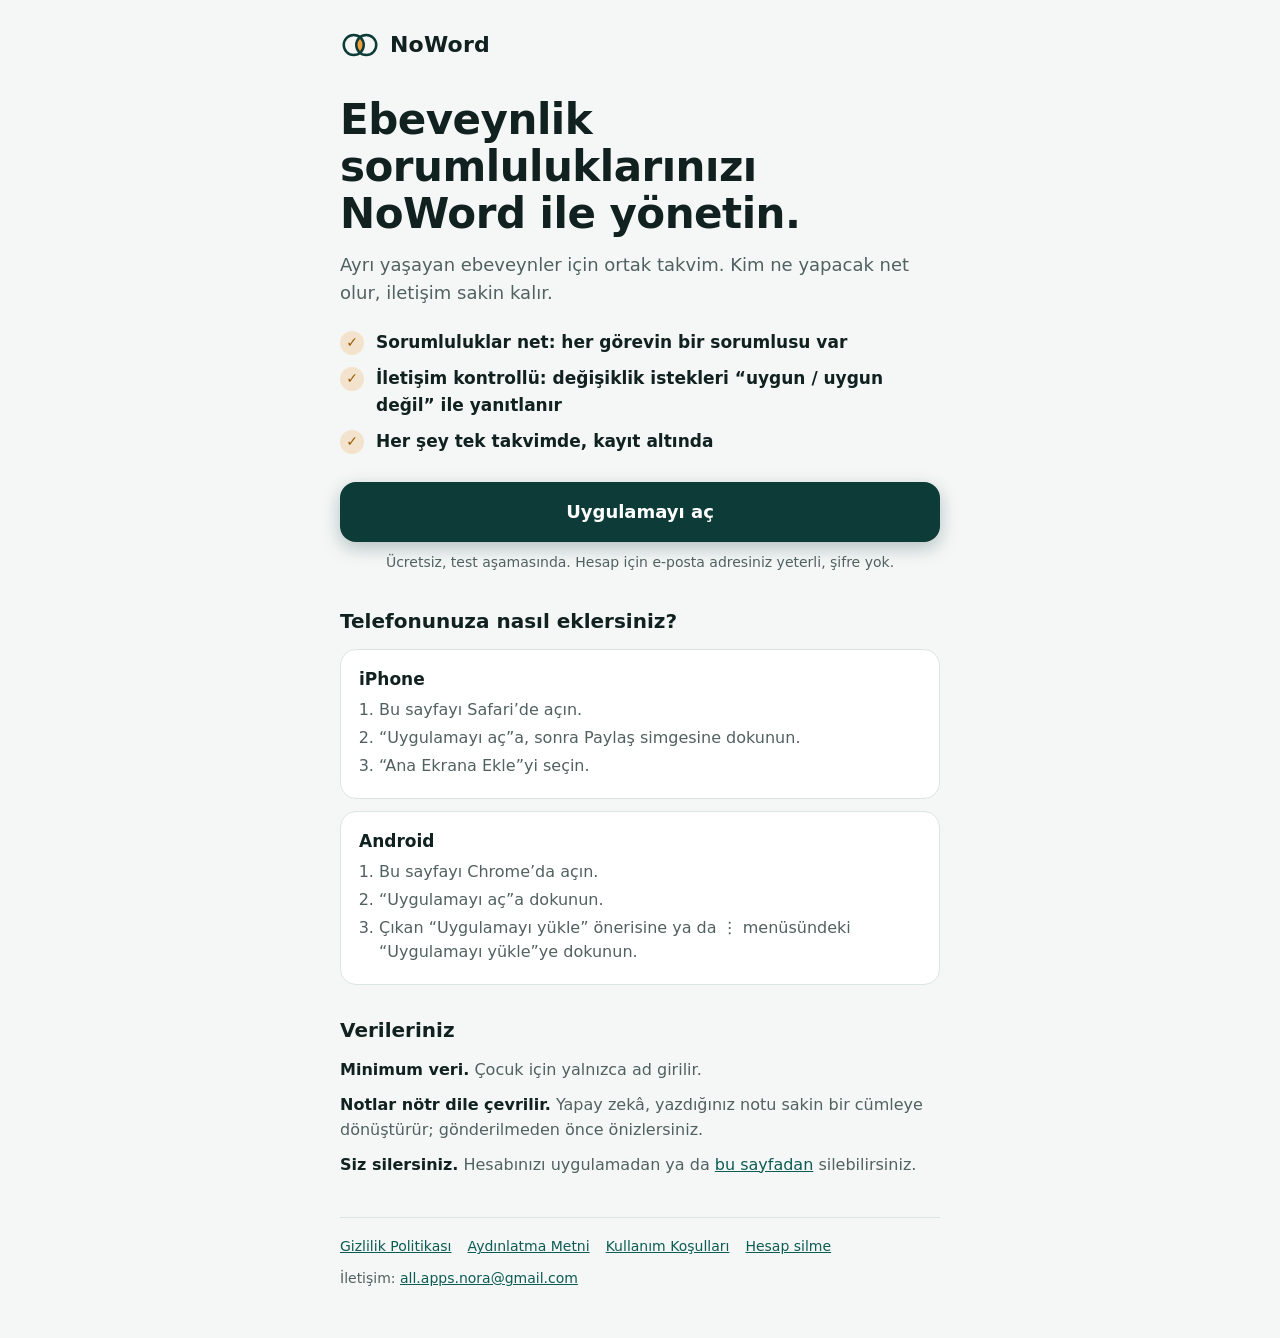
<file: index.html>
<!doctype html><html lang="tr"><head><meta charset="utf-8"><meta name="viewport" content="width=device-width,initial-scale=1,viewport-fit=cover"><title>NoWord · Ortak ebeveynlik için ortak takvim</title>
<meta name="description" content="NoWord, ayrı yaşayan ebeveynlerin çocukla ilgili görevleri sakin ve net şekilde tek takvimde yönetmesini sağlar.">
<meta property="og:title" content="NoWord · Ebeveynlik sorumluluklarınızı yönetin"><meta property="og:description" content="Ayrı yaşayan ebeveynler için ortak takvim: net sorumluluklar, kontrollü iletişim, kayıt altında.">
<meta property="og:image" content="https://allappsnora.github.io/noword-site/app/icon-512.png"><meta property="og:type" content="website"><meta name="theme-color" content="#0d3b38">
<link rel="icon" href="app/icon-192.png"><link rel="apple-touch-icon" href="app/apple-touch-icon.png">
<style>
:root{--bg:#f4f7f6;--ink:#10211f;--mut:#51615f;--card:#fff;--line:#dbe5e3;--teal:#0d3b38;--amber:#f2a03d;--link:#0d5c53}
@media(prefers-color-scheme:dark){:root{--bg:#0b1513;--ink:#e8f1ef;--mut:#9db0ad;--card:#12211f;--line:#25403c;--link:#6fd1c3}}
*{box-sizing:border-box}body{margin:0;background:var(--bg);color:var(--ink);font:17px/1.55 system-ui,-apple-system,"Segoe UI",Roboto,sans-serif}
main{max-width:640px;margin:0 auto;padding:max(28px,env(safe-area-inset-top)) 20px 48px}
.brand{display:flex;align-items:center;gap:10px;font-weight:700;font-size:22px;letter-spacing:.2px}.brand svg{width:40px;height:28px;color:var(--teal)}@media(prefers-color-scheme:dark){.brand svg{color:#e8f1ef}}
h1{font-size:clamp(30px,8vw,42px);line-height:1.12;margin:34px 0 14px;letter-spacing:-.5px}
.lead{color:var(--mut);margin:0 0 22px;font-size:18px}
ul.pts{list-style:none;padding:0;margin:0 0 28px;display:grid;gap:10px}ul.pts li{display:flex;gap:12px;align-items:flex-start;font-weight:600}ul.pts i{flex:none;width:24px;height:24px;border-radius:50%;background:rgba(242,160,61,.22);display:grid;place-items:center;font-style:normal;color:#9a5b05;font-size:14px;margin-top:2px}
.cta{display:block;text-align:center;background:var(--teal);color:#fff;text-decoration:none;font-weight:700;font-size:18px;padding:16px 20px;border-radius:16px;box-shadow:0 6px 18px rgba(13,59,56,.28)}@media(prefers-color-scheme:dark){.cta{background:var(--amber);color:#1a1200;box-shadow:none}}
.note{color:var(--mut);font-size:14px;text-align:center;margin:10px 0 32px}
h2{font-size:20px;margin:30px 0 12px}.how{display:grid;gap:12px}
.card{background:var(--card);border:1px solid var(--line);border-radius:16px;padding:16px 18px}.card b{display:block;margin-bottom:6px}.card ol{margin:0;padding-left:20px;color:var(--mut);font-size:16px}.card li{margin:3px 0}
.trust{display:grid;gap:10px;margin-top:6px}.trust p{margin:0;color:var(--mut);font-size:16px}.trust b{color:var(--ink)}a{color:var(--link)}.cta{color:#fff}@media(prefers-color-scheme:dark){.cta{color:#1a1200}}
footer{margin-top:40px;padding-top:18px;border-top:1px solid var(--line);color:var(--mut);font-size:14px}footer nav{display:flex;flex-wrap:wrap;gap:6px 16px;margin-bottom:10px}footer a{color:var(--link)}
</style></head><body><main>
<div class="brand"><svg viewBox="0 0 32 22" fill="none" stroke="currentColor" stroke-width="2" aria-hidden="true"><path d="M16 4.76A8 8 0 0 1 16 17.24A8 8 0 0 1 16 4.76Z" fill="#f2a03d" stroke="none"/><circle cx="11" cy="11" r="8"/><circle cx="21" cy="11" r="8"/></svg>NoWord</div>
<h1>Ebeveynlik sorumluluklarınızı NoWord ile yönetin.</h1>
<p class="lead">Ayrı yaşayan ebeveynler için ortak takvim. Kim ne yapacak net olur, iletişim sakin kalır.</p>
<ul class="pts"><li><i>✓</i>Sorumluluklar net: her görevin bir sorumlusu var</li><li><i>✓</i>İletişim kontrollü: değişiklik istekleri “uygun / uygun değil” ile yanıtlanır</li><li><i>✓</i>Her şey tek takvimde, kayıt altında</li></ul>
<a class="cta" href="app/">Uygulamayı aç</a>
<p class="note">Ücretsiz, test aşamasında. Hesap için e-posta adresiniz yeterli, şifre yok.</p>
<h2>Telefonunuza nasıl eklersiniz?</h2>
<div class="how"><div class="card"><b>iPhone</b><ol><li>Bu sayfayı Safari’de açın.</li><li>“Uygulamayı aç”a, sonra Paylaş simgesine dokunun.</li><li>“Ana Ekrana Ekle”yi seçin.</li></ol></div>
<div class="card"><b>Android</b><ol><li>Bu sayfayı Chrome’da açın.</li><li>“Uygulamayı aç”a dokunun.</li><li>Çıkan “Uygulamayı yükle” önerisine ya da ⋮ menüsündeki “Uygulamayı yükle”ye dokunun.</li></ol></div></div>
<h2>Verileriniz</h2>
<div class="trust"><p><b>Minimum veri.</b> Çocuk için yalnızca ad girilir.</p><p><b>Notlar nötr dile çevrilir.</b> Yapay zekâ, yazdığınız notu sakin bir cümleye dönüştürür; gönderilmeden önce önizlersiniz.</p><p><b>Siz silersiniz.</b> Hesabınızı uygulamadan ya da <a href="delete-account.html">bu sayfadan</a> silebilirsiniz.</p></div>
<footer><nav><a href="privacy.html">Gizlilik Politikası</a><a href="aydinlatma.html">Aydınlatma Metni</a><a href="terms.html">Kullanım Koşulları</a><a href="delete-account.html">Hesap silme</a></nav>İletişim: <a href="mailto:all.apps.nora@gmail.com">all.apps.nora@gmail.com</a></footer>
</main></body></html>
</file>
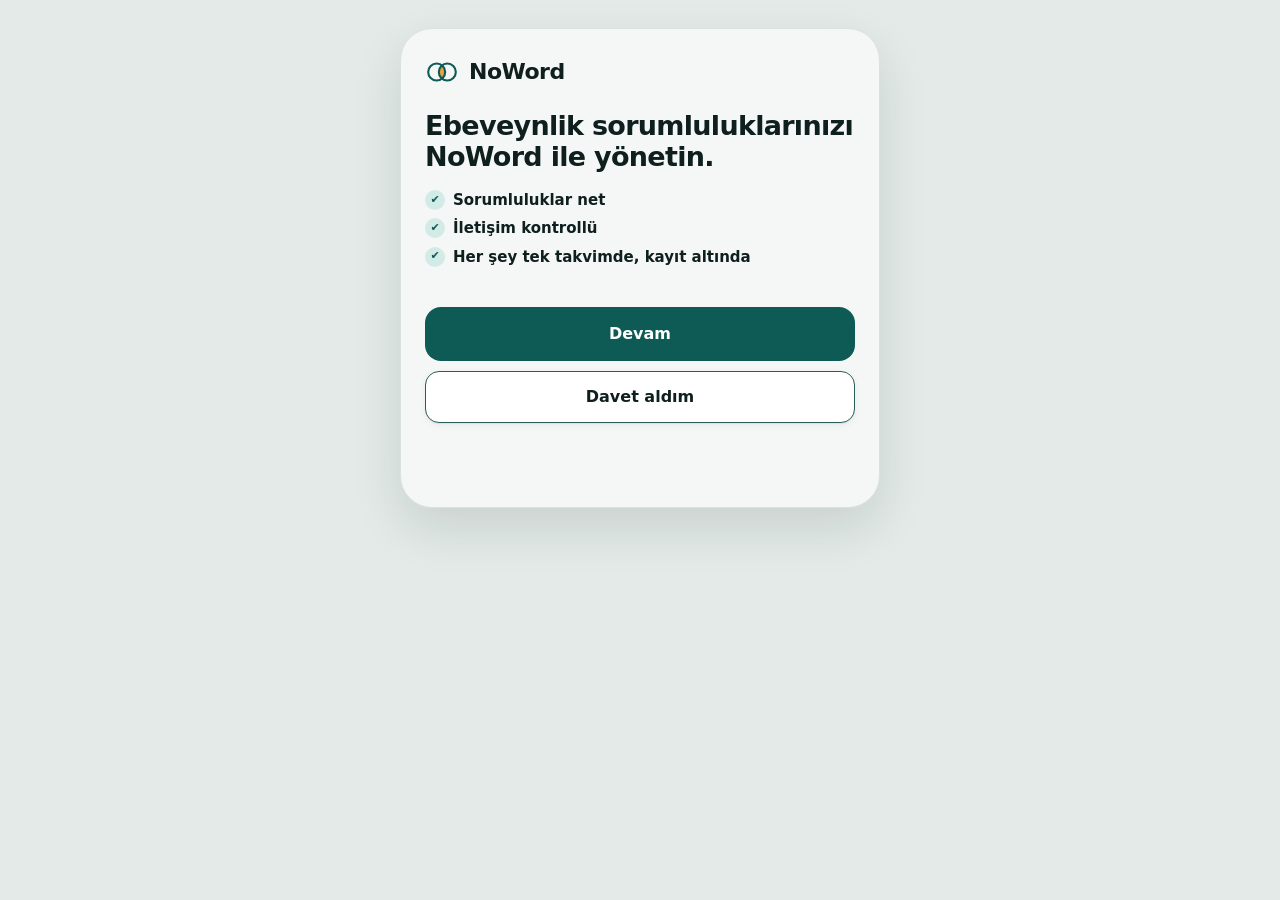
<file: app/index.html>
<!doctype html>
<html lang="tr">
<head>
<meta charset="utf-8">
<meta name="viewport" content="width=device-width,initial-scale=1,viewport-fit=cover">
<meta name="color-scheme" content="light dark">
<meta name="theme-color" content="#f4f7f6" media="(prefers-color-scheme: light)">
<meta name="theme-color" content="#0e1716" media="(prefers-color-scheme: dark)">
<meta name="format-detection" content="telephone=no">
<title>NoWord</title><link rel="manifest" href="manifest.webmanifest"><link rel="apple-touch-icon" href="apple-touch-icon.png"><meta name="apple-mobile-web-app-capable" content="yes"><meta name="mobile-web-app-capable" content="yes"><meta name="apple-mobile-web-app-status-bar-style" content="default"><meta name="apple-mobile-web-app-title" content="NoWord">
<style>
/* NoWord teması v2: sakin ama modern, okunaklı bir araç.
   Derin çam yeşili özet kartı, geniş boşluklar, büyük yazı, zaman sütunlu görev kartları.
   Süs yok: logo motifi (eşit iki halka) tek grafik öğe. Durum renkleri vurgudan ayrı. */
:root{
  --bg:#e3eae8;--app:#f4f7f6;--card:#ffffff;--panel:#e8eeec;
  --ink:#0e1f1e;--ink2:#394e4c;--ink3:#4f635f;--line:#dae2df;
  --accent:#0e5a55;--accent-ink:#ffffff;--accent-soft:#d3ebe6;
  --live:#f2a03d;--hero:#0d3b38;--hero-ink:#effaf8;--hero-ink2:#a3ccc6;
  --warn:#7a4f00;--warn-bg:#fbeecb;--crit:#8a3434;--crit-bg:#f7dfdd;--wait:#2c4262;--wait-bg:#e1e8f3;
  --shadow:0 20px 50px rgba(14,31,30,.12);--lift:0 1px 2px rgba(14,31,30,.05),0 6px 18px rgba(14,31,30,.05);
  --f-ui:'Plus Jakarta Sans',system-ui,-apple-system,'Segoe UI',Roboto,sans-serif;
  --f-display:'Sora','Plus Jakarta Sans',system-ui,-apple-system,'Segoe UI',sans-serif;
}
@media (prefers-color-scheme:dark){:root:not([data-theme="light"]){--bg:#091110;--app:#0e1716;--card:#162221;--panel:#1b2a29;--ink:#e8f2f0;--ink2:#b0c4c1;--ink3:#97aea9;--line:#2a3b39;--accent:#7fd0c5;--accent-ink:#06211f;--accent-soft:#1f3f3b;--hero:#15403c;--hero-ink:#effaf8;--hero-ink2:#a8d2cc;--warn:#e6c274;--warn-bg:#3a2f15;--crit:#eba5a5;--crit-bg:#3c2424;--wait:#b9c9e4;--wait-bg:#243248;--shadow:0 20px 50px rgba(0,0,0,.45);--lift:0 1px 2px rgba(0,0,0,.3),0 6px 18px rgba(0,0,0,.25);color-scheme:dark}}
:root[data-theme="dark"]{--bg:#091110;--app:#0e1716;--card:#162221;--panel:#1b2a29;--ink:#e8f2f0;--ink2:#b0c4c1;--ink3:#97aea9;--line:#2a3b39;--accent:#7fd0c5;--accent-ink:#06211f;--accent-soft:#1f3f3b;--hero:#15403c;--hero-ink:#effaf8;--hero-ink2:#a8d2cc;--warn:#e6c274;--warn-bg:#3a2f15;--crit:#eba5a5;--crit-bg:#3c2424;--wait:#b9c9e4;--wait-bg:#243248;--shadow:0 20px 50px rgba(0,0,0,.45);--lift:0 1px 2px rgba(0,0,0,.3),0 6px 18px rgba(0,0,0,.25);color-scheme:dark}

body{margin:0;padding:0;background:var(--app);color:var(--ink);font-family:var(--f-ui);font-size:16px;line-height:1.5;-webkit-font-smoothing:antialiased}
:is(#no,#nw){max-width:480px;margin-inline:auto}
:is(#no,#nw) *{box-sizing:border-box}
:is(#no,#nw) [hidden]{display:none!important}
:is(#no,#nw) .phone{background:var(--app);padding:20px 20px 28px;min-height:100vh;min-height:100dvh}
:is(#no,#nw) .phone{padding-top:calc(20px + var(--safe-area-inset-top,env(safe-area-inset-top,0px)));padding-bottom:calc(28px + var(--safe-area-inset-bottom,env(safe-area-inset-bottom,0px)));padding-left:calc(20px + var(--safe-area-inset-left,env(safe-area-inset-left,0px)));padding-right:calc(20px + var(--safe-area-inset-right,env(safe-area-inset-right,0px)))}
html{-webkit-text-size-adjust:100%;text-size-adjust:100%}
body{-webkit-tap-highlight-color:transparent;overflow-wrap:break-word}
:is(#no,#nw) button,:is(#no,#nw) select,:is(#no,#nw) summary,:is(#no,#nw) label.check,:is(#no,#nw) label.sw{touch-action:manipulation}
@media (min-width:520px){
  body{background:var(--bg);padding-block:28px}
  :is(#no,#nw) .phone{min-height:0;border-radius:32px;border:1px solid var(--line);box-shadow:var(--shadow);padding:26px 24px 30px}
}

/* Başlıklar ve metin */
:is(#no,#nw) header{display:flex;align-items:center;justify-content:space-between;gap:12px;margin-bottom:16px}
:is(#no,#nw) h2{font-family:var(--f-display);font-weight:700;font-size:22px;letter-spacing:-.5px;margin:0;display:flex;align-items:center;gap:10px}
:is(#no,#nw) .mark{width:34px;height:24px;color:var(--accent);flex:none}
:is(#no,#nw) h3{font-family:var(--f-display);font-weight:600;font-size:25px;letter-spacing:-.6px;line-height:1.2;margin:20px 0 10px;text-wrap:balance}
:is(#no,#nw) header h3{margin:0;font-size:20px}
:is(#no,#nw) p{margin:8px 0}
:is(#no,#nw) .muted{color:var(--ink3);font-size:14px}
:is(#no,#nw) .note{color:var(--ink3);font-size:14px;margin:12px 0}
:is(#no,#nw) #step:empty{display:none}
:is(#no,#nw) #step{font-size:13px;font-weight:600;padding:6px 12px;border-radius:999px;background:var(--panel)}
:is(#no,#nw) label{display:block;margin:18px 0 8px;font-size:14px;font-weight:600;color:var(--ink2)}

/* Denetimler */
:is(#no,#nw) button,:is(#no,#nw) select,:is(#no,#nw) input,:is(#no,#nw) textarea{font:inherit;color:inherit}
:is(#no,#nw) button,:is(#no,#nw) select,:is(#no,#nw) input:not([type=checkbox]),:is(#no,#nw) textarea{min-height:52px;padding:12px 15px;border-radius:14px;border:1px solid var(--line);background:var(--card)}
:is(#no,#nw) select,:is(#no,#nw) input:not([type=checkbox]),:is(#no,#nw) textarea{width:100%;margin:0}
:is(#no,#nw) textarea{min-height:104px;resize:vertical;overflow-wrap:anywhere;line-height:1.5}
:is(#no,#nw) button{cursor:pointer;font-weight:600}
:is(#no,#nw) button:disabled{opacity:.45;cursor:not-allowed}
:is(#no,#nw) :is(button,select,input,textarea):focus-visible{outline:3px solid var(--accent);outline:3px solid color-mix(in srgb,var(--accent) 55%,transparent);outline-offset:2px}
:is(#no,#nw) .full{width:100%;margin-top:12px}
:is(#no,#nw) .main{width:100%;margin-top:20px;background:var(--accent);color:var(--accent-ink);border-color:transparent;min-height:54px;border-radius:16px;font-size:16px}
:is(#no,#nw) .secondary,:is(#no,#nw) .outline{width:100%;margin-top:10px;background:transparent;min-height:52px}
:is(#no,#nw) .row{display:flex;gap:10px;margin:14px 0}
:is(#no,#nw) .row>*{flex:1;min-width:0}
:is(#no,#nw) .row>.main{margin-top:0}
:is(#no,#nw) .links{display:flex;gap:2px 20px;flex-wrap:wrap;margin:10px 0}
:is(#no,#nw) .links button{width:auto;min-height:44px;padding:6px 0;border:0;background:transparent;color:var(--accent);font-size:15px;text-decoration:underline;text-underline-offset:3px}
:is(#no,#nw) .check{display:flex;align-items:center;gap:12px;font-size:15px;font-weight:500;margin:16px 0;color:var(--ink)}
:is(#no,#nw) .check input,:is(#no,#nw) .weekdays input{width:22px;height:22px;min-height:22px;margin:0;accent-color:var(--accent)}
:is(#no,#nw) .error{color:var(--crit);font-size:14px;font-weight:500;margin:8px 0;min-height:1.4em}
:is(#no,#nw) #formError,:is(#no,#nw) #taskNoteError,:is(#no,#nw) #editError,:is(#no,#nw) #editNoteError,:is(#no,#nw) #cancelError{color:var(--crit);font-weight:500}
:is(#no,#nw) #effect:empty{display:none}
:is(#no,#nw) section>header>button:not(#childrenSettings){width:auto;min-height:44px;border:0;background:var(--panel);color:var(--ink);padding:8px 16px;border-radius:999px;font-size:15px}
:is(#no,#nw) #childrenSettings{width:auto;min-height:44px;padding:8px 18px;border-radius:999px;font-size:15px}

/* Giriş ve çocuk kartları */
:is(#no,#nw) .cardrow{display:flex;align-items:center;justify-content:space-between;gap:10px;padding:14px 16px;margin:10px 0;background:var(--card);border:1px solid var(--line);border-radius:18px;box-shadow:var(--lift);font-weight:600}
:is(#no,#nw) #childList .cardrow{background:var(--accent-soft);border-color:transparent;box-shadow:none;justify-content:flex-start}
:is(#no,#nw) #childList .cardrow::before{content:"✓";flex:none;width:24px;height:24px;border-radius:50%;background:var(--accent);color:var(--accent-ink);font-size:13px;font-weight:700;display:grid;place-items:center}
:is(#no,#nw) #childList .cardrow button{margin-left:auto}
:is(#no,#nw) #addChild,:is(#no,#nw) #addNextChild{border-style:dashed;border-width:1.5px;border-color:var(--ink3)}
:is(#no,#nw) #addChild::before,:is(#no,#nw) #addNextChild::before{content:"+ "}
:is(#no,#nw) .cardrow button{width:auto;min-height:44px;padding:8px 14px;font-size:14px;flex:none;border-radius:12px}
:is(#no,#nw) .childPreview{background:var(--card);border:1px solid var(--line);padding:16px;border-radius:18px;margin:10px 0;font-weight:600;box-shadow:var(--lift)}
:is(#no,#nw) .heroArt{margin:4px 0 22px;padding:18px 14px;border-radius:26px;background:var(--hero);background:radial-gradient(120% 140% at 100% 0%,color-mix(in srgb,var(--accent) 40%,transparent),transparent 60%),var(--hero)}
:is(#no,#nw) .heroArt{display:flex;align-items:center;justify-content:center;gap:16px}
:is(#no,#nw) .heroArt svg{display:block;width:128px;height:auto;flex:none}
:is(#no,#nw) .heroArt .wm{font-family:var(--f-display);font-weight:700;font-size:26px;letter-spacing:-.6px;color:var(--hero-ink)}
:is(#no,#nw) .heroArt .c{fill:none;stroke:var(--hero-ink);stroke-width:2.5}
:is(#no,#nw) .heroArt .lens{fill:var(--live);fill-opacity:1}
:is(#no,#nw) .brandRow+h3{font-size:27px;line-height:1.15;margin:0 0 18px;letter-spacing:-.7px}
:is(#no,#nw) .lead{font-size:16px;line-height:1.5;color:var(--ink2);margin:0 0 14px}
:is(#no,#nw) .ticks{list-style:none;margin:0 0 20px;padding:0;display:grid;gap:8px}
:is(#no,#nw) .ticks li{position:relative;padding-left:28px;font-weight:600;font-size:15px;line-height:1.35}
:is(#no,#nw) .ticks li::before{content:"✔";position:absolute;left:0;top:0;width:20px;height:20px;border-radius:50%;background:var(--accent-soft,var(--panel));color:var(--accent);font-size:11px;display:grid;place-items:center}
:is(#no,#nw) .who{font-weight:700;margin:0 0 8px}
:is(#no,#nw) .opts{display:flex;flex-wrap:wrap;gap:8px;margin:0 0 20px}
:is(#no,#nw) .opt{width:auto;min-height:44px;padding:8px 14px;border-radius:999px;border:1.5px solid var(--line);background:var(--card);color:var(--ink);font:inherit;font-size:14px;font-weight:600;cursor:pointer}
:is(#no,#nw) .opt[aria-pressed="true"]{border-color:var(--accent);background:var(--accent-soft,var(--panel));color:var(--accent)}

/* Ana ekran: sıra CSS ile kuruldu (başlık, görünüm, özet, süzgeç, bekleyenler, liste) */
:is(#no,#nw) #home{display:flex;flex-direction:column}
:is(#no,#nw) #home>header{order:0}
:is(#no,#nw) #home>#views{order:1}
:is(#no,#nw) #home>.hero{order:2}
:is(#no,#nw) #home>#filters{order:3}
:is(#no,#nw) #home>.attention{order:4}
:is(#no,#nw) #home>#calendar{order:5}
:is(#no,#nw) #home>#tasks{order:6}
:is(#no,#nw) #home>#add{order:7}
:is(#no,#nw) #home>#historyBtn{order:8}
:is(#no,#nw) #views{background:var(--panel);padding:5px;border-radius:18px;gap:4px;margin:0 0 14px}
:is(#no,#nw) #views button{border:0;background:transparent;border-radius:14px;min-height:44px;color:var(--ink2);font-weight:600}
:is(#no,#nw) #views button.active{background:var(--card);color:var(--ink);box-shadow:var(--lift)}
:is(#no,#nw) .hero{border-radius:26px;padding:14px 14px 18px;margin:0 0 16px;color:var(--hero-ink);background:var(--hero);background:radial-gradient(120% 150% at 100% 0%,color-mix(in srgb,var(--accent) 42%,transparent),transparent 58%),var(--hero)}
:is(#no,#nw) .daynav{display:flex;align-items:center;justify-content:space-between;gap:8px;margin:0}
:is(#no,#nw) .daynav b{font-family:var(--f-display);font-weight:600;font-size:21px;letter-spacing:-.5px;text-align:center;line-height:1.2;text-wrap:balance}
:is(#no,#nw) .daynav button{flex:none;width:46px;height:46px;min-height:46px;padding:0;border:0;border-radius:15px;background:rgba(255,255,255,.14);color:var(--hero-ink);display:grid;place-items:center}
:is(#no,#nw) .summary{margin:8px 0 0;text-align:center;font-size:14px;font-weight:500;color:var(--hero-ink2)}
:is(#no,#nw) #filters{display:flex;gap:8px;margin:0 0 14px;padding:0;border:0}
:is(#no,#nw) #filters button{flex:none;width:auto;min-height:40px;padding:6px 16px;border-radius:999px;border:1px solid var(--line);background:transparent;color:var(--ink2);font-size:14px}
:is(#no,#nw) #filters button.active{background:var(--ink);color:var(--app);border-color:var(--ink)}
:is(#no,#nw) .attention{display:grid;grid-template-columns:repeat(auto-fit,minmax(150px,1fr));gap:10px;margin:0 0 16px}
:is(#no,#nw) .attention button{display:flex;align-items:center;gap:12px;text-align:left;width:100%;margin:0;padding:12px 14px;min-height:66px;background:var(--card);border:1px solid var(--line);border-radius:20px;box-shadow:var(--lift)}
:is(#no,#nw) .attention .qn{flex:none;min-width:36px;height:36px;padding:0 8px;display:grid;place-items:center;border-radius:12px;background:var(--wait-bg);color:var(--wait);font-family:var(--f-display);font-weight:700;font-size:16px}
:is(#no,#nw) #unassignedBtn .qn{background:transparent;box-shadow:inset 0 0 0 2px var(--wait)}
:is(#no,#nw) .attention .ql{font-size:14px;font-weight:600;line-height:1.25}
:is(#no,#nw) .month{display:grid;grid-template-columns:repeat(7,minmax(0,1fr));gap:4px;margin:0 0 16px;padding:10px;background:var(--card);border:1px solid var(--line);border-radius:22px;box-shadow:var(--lift)}
:is(#no,#nw) .month .dow{font-size:12.5px;font-weight:600;color:var(--ink3);text-align:center;padding:6px 0}
:is(#no,#nw) .month button{min-height:44px;padding:0;position:relative;border-radius:13px;border-color:transparent;background:transparent;font-variant-numeric:tabular-nums;font-weight:600}
:is(#no,#nw) .month button.has::after{content:"";position:absolute;left:50%;bottom:6px;width:5px;height:5px;margin-left:-2.5px;border-radius:50%;background:var(--accent)}
:is(#no,#nw) .month button.today{box-shadow:inset 0 0 0 2px var(--accent)}
:is(#no,#nw) .month button.sel{background:var(--accent);color:var(--accent-ink)}
:is(#no,#nw) .month button.sel::after{background:var(--accent-ink)}
:is(#no,#nw) #add{position:sticky;bottom:calc(14px + var(--safe-area-inset-bottom,env(safe-area-inset-bottom,0px)));z-index:2;margin-top:22px;border-radius:18px;box-shadow:0 0 0 14px var(--app);box-shadow:0 0 0 14px var(--app),0 18px 30px 10px color-mix(in srgb,var(--accent) 24%,transparent)}
:is(#no,#nw) #historyBtn{margin-top:14px}

/* Görev kartları: sol zaman sütunu, sağ içerik */
:is(#no,#nw) #tasks{display:flex;flex-direction:column;gap:12px;margin:0;color:var(--ink3)}
:is(#no,#nw) .task{display:grid;grid-template-columns:60px minmax(0,1fr);column-gap:14px;row-gap:3px;align-items:start;width:100%;text-align:left;padding:16px;margin:0;min-height:0;background:var(--card);border:1px solid var(--line);border-radius:22px;color:var(--ink);box-shadow:var(--lift);font-weight:400}
:is(#no,#nw) button.task:hover{border-color:var(--ink3)}
:is(#no,#nw) .task .tm{grid-row:1/span 3;font-family:var(--f-display);font-weight:600;font-size:16px;letter-spacing:-.3px;line-height:1.3;font-variant-numeric:tabular-nums;color:var(--ink)}
:is(#no,#nw) .task b{grid-column:2;font-size:17px;font-weight:700;line-height:1.3}
:is(#no,#nw) .task .muted{grid-column:2;margin:0}
:is(#no,#nw) .task .chips{grid-column:2;display:flex;flex-wrap:wrap;gap:6px;margin-top:10px}
:is(#no,#nw) .task.completed{opacity:.6;box-shadow:none}
:is(#no,#nw) .status{display:inline-flex;align-items:center;gap:6px;margin:0;padding:6px 11px;border-radius:999px;font-size:13px;font-weight:600;line-height:1.15;background:var(--panel);color:var(--ink2)}
:is(#no,#nw) .status.o-me{background:var(--accent-soft);color:var(--accent)}
:is(#no,#nw) .status.o-other{background:var(--panel)}
:is(#no,#nw) .status.o-none{background:transparent;box-shadow:inset 0 0 0 1.5px var(--ink3);border-radius:10px}
:is(#no,#nw) .status.s-wait{background:var(--wait-bg);color:var(--wait)}
:is(#no,#nw) .status.s-done{background:transparent;color:var(--ink3);padding-inline:2px}
:is(#no,#nw) .status.s-done::before{content:"";width:10px;height:5px;border-left:2px solid currentColor;border-bottom:2px solid currentColor;transform:rotate(-45deg) translateY(-1px)}
:is(#no,#nw) .lateAlert{display:inline-flex;align-items:center;gap:4px;margin-left:8px;color:var(--warn);font-weight:700;vertical-align:middle}
:is(#no,#nw) .ic{flex:none}
:is(#no,#nw) .empty{margin:4px 0;padding:26px 16px;text-align:center;border:1.5px dashed var(--line);border-radius:22px;color:var(--ink3)}
:is(#no,#nw) #cancelledList .task{display:block}
:is(#no,#nw) .detailWarning{display:flex;align-items:center;gap:8px;padding:13px 15px;margin:12px 0;border-radius:14px;background:var(--warn-bg);color:var(--warn);font-weight:600}

/* Ayrıntı, form, karşılaştırma */
:is(#no,#nw) #detailTitle{font-size:30px;margin:8px 0 4px}
:is(#no,#nw) .dl{background:var(--card);border:1px solid var(--line);border-radius:22px;padding:4px 18px;margin:14px 0;box-shadow:var(--lift)}
:is(#no,#nw) .detail-line{display:flex;justify-content:space-between;gap:16px;padding:15px 0}
:is(#no,#nw) .detail-line+.detail-line{border-top:1px solid var(--line)}
:is(#no,#nw) .detail-line span:first-child{color:var(--ink3)}
:is(#no,#nw) .detail-line span:last-child{text-align:right;font-weight:600;overflow-wrap:anywhere}
:is(#no,#nw) .comparison{background:var(--panel);padding:16px;border-radius:18px;margin:16px 0}
:is(#no,#nw) .comparison p{margin:6px 0;overflow-wrap:anywhere}
:is(#no,#nw) .comparison strong{font-weight:700}
:is(#no,#nw) .reqNoteView{margin:10px 0 0;padding:11px 13px;border-radius:14px;background:var(--card);box-shadow:inset 0 0 0 1px var(--line);font-size:15px;color:var(--ink);overflow-wrap:anywhere}
:is(#no,#nw) .reqNote{margin-top:6px}
:is(#no,#nw) .weekdays{display:flex;flex-wrap:wrap;gap:8px}
:is(#no,#nw) .weekdays label{display:flex;align-items:center;gap:8px;margin:0;padding:11px 14px;background:var(--panel);border-radius:12px;font-weight:600;color:var(--ink)}
:is(#no,#nw) .noteHeader{display:flex;align-items:center;justify-content:space-between;gap:10px;margin:18px 0 10px}
:is(#no,#nw) .noteMeta{display:flex;justify-content:space-between;gap:12px;flex-wrap:wrap}
:is(#no,#nw) .noteMeta .note{margin:8px 0}
:is(#no,#nw) .noteHeader label{margin:0}
:is(#no,#nw) .noteHeader button{width:auto;min-height:44px;padding:6px 14px;font-size:13px;margin:0}
:is(#no,#nw) #taskVoice{display:flex;align-items:center;justify-content:center;gap:8px;margin-top:0}
:is(#no,#nw) #detailNote,:is(#no,#nw) #changeFields p,:is(#no,#nw) #replyResults p{overflow-wrap:anywhere}
:is(#no,#nw) #replyResults p{margin:6px 0}
:is(#no,#nw) .queueItem{display:flex;flex-direction:column;align-items:flex-start;gap:6px;text-align:left;font-size:15px;line-height:1.35;min-height:0;padding:14px 16px;font-weight:600;border-radius:20px;background:var(--card);border:1px solid var(--line);box-shadow:var(--lift)}
:is(#no,#nw) .queueItem .qh{display:flex;align-items:center;justify-content:space-between;gap:10px;width:100%}
:is(#no,#nw) .queueItem .qtitle{font-family:var(--f-display);font-size:17px;font-weight:700;letter-spacing:-.2px}
:is(#no,#nw) .queueItem .qcount{flex:none;padding:3px 10px;border-radius:999px;background:var(--panel);color:var(--ink2);font-size:13px;font-weight:700}
:is(#no,#nw) .queueItem .qmeta{font-size:14px;font-weight:500;color:var(--ink2)}
:is(#no,#nw) .queueItem .status{margin-top:4px;text-align:left}

/* Bildirim */
#toast{position:fixed;left:16px;right:16px;bottom:calc(16px + var(--safe-area-inset-bottom,env(safe-area-inset-bottom,0px)));max-width:420px;margin-inline:auto;padding:14px 18px;border-radius:16px;background:var(--ink);color:var(--app);font-size:15px;font-weight:500;text-align:center;z-index:10;box-shadow:var(--shadow)}
:is(#no,#nw) .row:has(label){margin:0}
:is(#no,#nw) .comparison p:first-child{font-family:var(--f-display);font-size:17px;font-weight:700;margin:0 0 10px;color:var(--ink)}
:is(#no,#nw) .comparison p+p{color:var(--ink2);font-weight:500}
#no:has(.brandRow) header{display:none}
:is(#no,#nw) #screen>.brandRow:first-child{margin-top:14px}

/* Bildirimler, ayarlar, yasal metinler */
:is(#no,#nw) #home>header .hbtns{display:flex;gap:8px}
:is(#no,#nw) .iconbtn{position:relative;width:46px;height:46px;min-height:46px;padding:0;display:grid;place-items:center;border-radius:15px;background:var(--card);border:1px solid var(--line);color:var(--ink)}
:is(#no,#nw) .badge{position:absolute;top:-6px;right:-6px;min-width:20px;height:20px;padding:0 5px;border-radius:10px;background:var(--crit);color:#fff;font-size:12px;font-weight:700;display:grid;place-items:center;line-height:1;border:2px solid var(--app)}
:is(#no,#nw) .nhead{display:flex;align-items:center;justify-content:space-between;gap:10px;margin:18px 0 8px}
:is(#no,#nw) .nhead h4{margin:0;font-size:14px;color:var(--ink2);text-transform:none;letter-spacing:0}
:is(#no,#nw) .linkbtn{min-height:36px;padding:4px 8px;border:0;background:transparent;color:var(--accent);font-size:14px;font-weight:600}
:is(#no,#nw) .notif{display:flex;align-items:flex-start;gap:12px;width:100%;margin:0 0 10px;padding:14px 16px;text-align:left;border-radius:18px;background:var(--card);border:1px solid var(--line);font-weight:500}
:is(#no,#nw) .notif .nd{flex:none;width:10px;height:10px;margin-top:6px;border-radius:50%;background:transparent}
:is(#no,#nw) .notif .nb{display:flex;flex-direction:column;gap:3px;min-width:0}
:is(#no,#nw) .notif .nb b{font-weight:700;font-size:15px}
:is(#no,#nw) .notif .nb span{font-size:14px;color:var(--ink2);line-height:1.4}
:is(#no,#nw) .notif .nb small{font-size:12.5px;color:var(--ink3)}
:is(#no,#nw) .notif.unread{border-color:var(--accent);box-shadow:var(--lift)}
:is(#no,#nw) .notif.unread .nd{background:var(--live)}
:is(#no,#nw) .notif:not(.unread){opacity:.72;background:var(--panel)}
:is(#no,#nw) .sgroup{margin:0 0 22px}
:is(#no,#nw) .sgroup h4{margin:0 0 8px;font-size:13px;font-weight:700;letter-spacing:.3px;color:var(--ink3);text-transform:uppercase}
:is(#no,#nw) .srow{display:flex;align-items:center;justify-content:space-between;gap:14px;padding:12px 2px;border-bottom:1px solid var(--line);font-size:15px}
:is(#no,#nw) .srow>b{font-weight:600;text-align:right;overflow-wrap:anywhere}
:is(#no,#nw) .srow small{display:block;margin-top:2px;font-size:12.5px;color:var(--ink3);font-weight:500}
:is(#no,#nw) .srow select{width:auto;min-height:44px;max-width:60%}
:is(#no,#nw) .srow label{margin:0}
:is(#no,#nw) .sw{cursor:pointer}
:is(#no,#nw) .sw input{appearance:none;-webkit-appearance:none;flex:none;position:relative;width:50px;height:30px;min-height:30px;margin:0;padding:0;border-radius:15px;border:0;background:var(--line);cursor:pointer;transition:background .15s}
:is(#no,#nw) .sw input::after{content:"";position:absolute;top:3px;left:3px;width:24px;height:24px;border-radius:50%;background:#fff;box-shadow:0 1px 3px rgba(0,0,0,.25);transition:transform .15s}
:is(#no,#nw) .sw input:checked{background:var(--accent)}
:is(#no,#nw) .sw input:checked::after{transform:translateX(20px)}
:is(#no,#nw) .sw input:disabled{opacity:.55;cursor:not-allowed}
:is(#no,#nw) .sgroup .outline:first-of-type{margin-top:0}
:is(#no,#nw) .confirm{margin-top:12px;padding:14px 16px;border-radius:18px;background:var(--panel)}
:is(#no,#nw) .confirm p{margin:0 0 8px}
:is(#no,#nw) .confirm .row{margin:10px 0 0}
:is(#no,#nw) .danger{color:var(--crit)}
:is(#no,#nw) .main.danger{background:var(--crit);border-color:var(--crit);color:#fff}
:is(#no,#nw) .tools{padding:14px 16px;border-radius:18px;border:1px dashed var(--ink3)}
:is(#no,#nw) .lsec{margin:0 0 16px}
:is(#no,#nw) .lsec h4{margin:0 0 4px;font-size:15px}
:is(#no,#nw) .lsec p{margin:0;font-size:15px;line-height:1.55;color:var(--ink2)}
:is(#no,#nw) .check .inl{display:inline;min-height:0;width:auto;padding:0;margin:0;border:0;background:transparent;color:var(--accent);font-weight:700;text-decoration:underline;text-underline-offset:3px}
:is(#no,#nw) #settingsPage #childrenSettings{width:100%;min-height:52px;padding:12px 15px}
:is(#no,#nw) .srow>span:first-child{white-space:nowrap}
:is(#no,#nw) .sw>span:first-child{white-space:normal;flex:1;min-width:0}
:is(#no,#nw) .srow>b{flex:1}
:is(#no,#nw) #settingsPage>h3{margin:0 0 18px}

:is(#no,#nw) .modal{position:fixed;inset:0;z-index:60;display:grid;place-items:center;padding:20px;background:rgba(7,20,19,.55)}
:is(#no,#nw) .mbox{width:100%;max-width:360px;padding:22px 20px 18px;border-radius:24px;background:var(--card);box-shadow:var(--shadow);border:1px solid var(--line)}
:is(#no,#nw) .mbox .mt{margin:0 0 6px;font-family:var(--f-display);font-size:18px;font-weight:700;line-height:1.3}
:is(#no,#nw) .mbox .note{margin:0 0 14px}
:is(#no,#nw) .mbox .row{margin:0}

/* Çocuklar: uygulamanın tek parlak rengi */
:is(#no,#nw) .kid::before{content:"";display:inline-block;width:9px;height:9px;margin-right:7px;border-radius:50%;background:var(--live);vertical-align:1px}
:is(#no,#nw) .queueItem .qmeta::before{content:"";display:inline-block;width:9px;height:9px;margin-right:7px;border-radius:50%;background:var(--live);vertical-align:1px}
:is(#no,#nw) #settingsPage #childrenSettings::before{content:"";display:inline-block;width:10px;height:10px;margin-right:9px;border-radius:50%;background:var(--live)}
:is(#no,#nw) #childList .cardrow::before{background:var(--live);color:#3a2600}
:is(#no,#nw) .notif.unread .nd{background:var(--accent)}
:is(#no,#nw) #settingsPage .outline,:is(#no,#nw) #settingsPage #childrenSettings{background:var(--card);border-color:var(--line);border-color:color-mix(in srgb,var(--ink3) 40%,var(--line))}
:is(#no,#nw) #settingsPage .outline:hover{border-color:var(--ink3)}

:is(#no,#nw) .queueItem .qwho{display:block;margin-top:2px;font-size:14px;color:var(--ink2)}

:is(#no,#nw) .summary:empty{display:none}

:is(#no,#nw) .brandRow{display:flex;align-items:center;gap:10px;margin:0 0 22px;font-family:var(--f-display);font-weight:700;font-size:22px;letter-spacing:-.5px}

:is(#no,#nw) #pairState{position:absolute;width:1px;height:1px;overflow:hidden;clip:rect(0 0 0 0);white-space:nowrap;margin:0;padding:0}
:is(#no,#nw) #home header .mark path{animation:lensIn .7s ease both}
:is(#no,#nw) .mark circle{transition:transform .6s cubic-bezier(.3,.7,.2,1),opacity .5s ease}
:is(#no,#nw) .mark.solo .a{transform:translateX(5px)}
:is(#no,#nw) .mark.solo .b{opacity:0;transform:translateX(9px)}
@keyframes lensIn{from{opacity:0}to{opacity:1}}
@media (prefers-reduced-motion:reduce){:is(#no,#nw) #home header .mark path{animation:none}:is(#no,#nw) .mark circle{transition:none}}

:is(#no,#nw) #childFilters{display:flex;flex-wrap:wrap;gap:8px;margin:0 0 14px;padding:0;border:0}
:is(#no,#nw) #childFilters button{flex:none;width:auto;min-height:40px;padding:6px 16px;border-radius:999px;border:1px solid var(--line);background:transparent;color:var(--ink2);font-size:14px}
:is(#no,#nw) #childFilters button.active{background:var(--ink);color:var(--app);border-color:var(--ink)}
:is(#no,#nw) #home>#childFilters{order:3}

/* Açılış ekranı dikey ortalama */
#no:has(#start) .phone{display:flex;flex-direction:column}
#no:has(#start) #screen{flex:1;display:flex;flex-direction:column;justify-content:center;padding-bottom:6vh}
#no:has(#start) #screen>.brandRow:first-child{margin-top:0}

/* İkincil düğmeler: açıkça düğme gibi görünsün */
:is(#no,#nw) .secondary,:is(#no,#nw) .outline{background:var(--card);color:var(--ink);border:1.5px solid var(--ink3);border:1.5px solid color-mix(in srgb,var(--accent) 55%,var(--ink3));box-shadow:0 1px 0 rgba(0,0,0,.05),0 2px 6px rgba(0,0,0,.06);font-weight:600;display:flex;align-items:center;justify-content:center;text-align:center}
:is(#no,#nw) .secondary:active,:is(#no,#nw) .outline:active{transform:translateY(1px);box-shadow:none}
:is(#no,#nw) .secondary:hover,:is(#no,#nw) .outline:hover{border-color:var(--accent)}
:is(#no,#nw) .outline.danger,:is(#no,#nw) .secondary.danger{color:var(--crit);border-color:var(--crit)}
:is(#no,#nw) #settingsPage .outline,:is(#no,#nw) #settingsPage #childrenSettings{border:1.5px solid color-mix(in srgb,var(--accent) 55%,var(--ink3))}
:is(#no,#nw) .noteHeader .outline{width:auto;min-height:40px;padding:6px 12px;font-size:14px;box-shadow:none}
:is(#no,#nw) #homeInvite{margin:-6px 0 8px;padding-left:0}

#taskNeutralNote,#editNeutralNote,#detailNote,#detailNoteLine,.reqNoteView{white-space:pre-line}

</style>
</head>
<body>
<div id="no"><div class="phone"><header><h2><svg class="mark" viewBox="0 0 32 22" fill="none" stroke="currentColor" stroke-width="2" aria-hidden="true"><path d="M16 4.76A8 8 0 0 1 16 17.24A8 8 0 0 1 16 4.76Z" fill="#f2a03d" stroke="none"/><circle cx="11" cy="11" r="8"/><circle cx="21" cy="11" r="8"/></svg><span>NoWord</span></h2><span class="muted" id="step"></span></header><div id="screen" aria-live="polite"></div></div>
<script>(function(){window.__nwBoot=0;setTimeout(function(){if(window.__nwBoot===3||document.getElementById('nwFatal'))return;var d=document.createElement('div');d.id='nwFatal';d.setAttribute('role','alertdialog');d.style.cssText='position:fixed;left:0;top:0;right:0;bottom:0;z-index:2147483000;background:Canvas;color:CanvasText;display:flex;flex-direction:column;justify-content:center;padding:28px;font:16px/1.5 system-ui,sans-serif';d.innerHTML='<h2 style="margin:0 0 12px;font-size:22px">NoWord başlatılamadı</h2><p style="margin:0 0 24px">Google Play’den “Android System WebView” ve “Google Chrome” uygulamalarını güncelleyip tekrar deneyin.</p><button type="button" onclick="location.reload()" style="min-height:52px;padding:12px 18px;font:inherit;font-weight:600;border-radius:14px;border:1px solid currentColor;background:transparent;color:inherit">Yeniden dene</button>';document.body.appendChild(d)},6000)})();</script>
<script>/* NoWord çekirdeği: sürüm, uyumluluk, hata yakalama, tarih biçimleme, depolama, servis katmanı.
   Uygulama kodu buradaki NW nesnesi dışında tarayıcıya özgü API'ye (Intl, depolama) dayanmaz. */
(function(){
'use strict';
var NW=window.NW={version:'1.0.0',build:'20261014',schema:1,env:'release',errors:[],
  config:{minClient:'1.0.0',supportEmail:'all.apps.nora@gmail.com'}};

/* ---- Eski WebView için küçük eklentiler ---- */
function def(o,n,f){if(!(n in o))Object.defineProperty(o,n,{value:f,configurable:true,writable:true})}
def(Element.prototype,'replaceChildren',function(){while(this.firstChild)this.removeChild(this.firstChild);for(var i=0;i<arguments.length;i++)this.append(arguments[i])});
def(Array.prototype,'at',function(n){n=Math.trunc(n)||0;if(n<0)n+=this.length;return this[n]});
def(Array.prototype,'flat',function(d){d=d===undefined?1:d;return this.reduce(function(a,v){return a.concat(Array.isArray(v)&&d>0?v.flat(d-1):v)},[])});
def(Array.prototype,'flatMap',function(f,t){return this.map(f,t).flat(1)});
def(Object,'fromEntries',function(it){var o={};for(var e of it)o[e[0]]=e[1];return o});
def(Object,'hasOwn',function(o,k){return Object.prototype.hasOwnProperty.call(o,k)});
def(String.prototype,'replaceAll',function(a,b){return typeof a==='string'?this.split(a).join(b):this.replace(a,b)});

/* ---- Tam ekran uyarı (başlatılamadı / güncelleme gerekli) ---- */
NW.fatal=function(title,text,label,fn){
  var old=document.getElementById('nwFatal');if(old)old.remove();
  var d=document.createElement('div');d.id='nwFatal';d.setAttribute('role','alertdialog');d.setAttribute('aria-modal','true');
  d.style.cssText='position:fixed;left:0;top:0;right:0;bottom:0;z-index:2147483000;background:Canvas;color:CanvasText;display:flex;flex-direction:column;justify-content:center;padding:28px;font:16px/1.5 system-ui,sans-serif;text-align:left';
  var h=document.createElement('h2');h.textContent=title;h.style.cssText='margin:0 0 12px;font-size:22px';
  var p=document.createElement('p');p.textContent=text;p.style.cssText='margin:0 0 24px';
  var b=document.createElement('button');b.type='button';b.textContent=label||'Yeniden dene';b.style.cssText='min-height:52px;padding:12px 18px;font:inherit;font-weight:600;border-radius:14px;border:1px solid currentColor;background:transparent;color:inherit';
  b.onclick=fn||function(){location.reload()};
  d.append(h,p,b);document.body.append(d);try{b.focus()}catch(e){}
};

/* ---- Desteklenen tarayıcı bileşeni (Android System WebView ≥ 105) ---- */
NW.supported=(function(){try{return !!(window.CSS&&CSS.supports&&CSS.supports('selector(:is(a))')&&CSS.supports('selector(:has(a))')&&window.Promise&&window.Map&&window.Set&&window.CustomEvent&&Element.prototype.closest&&window.MutationObserver)}catch(e){return false}})();
if(!NW.supported){NW.fatal('Güncelleme gerekli','Bu cihazdaki Android System WebView sürümü NoWord için çok eski. Google Play’den “Android System WebView” ve “Google Chrome” uygulamalarını güncelleyip tekrar deneyin.')}

/* ---- Sürüm karşılaştırma ve zorunlu güncelleme kapısı ---- */
NW.cmp=function(a,b){a=String(a).split('.').map(Number);b=String(b).split('.').map(Number);for(var i=0;i<3;i++){var x=a[i]||0,y=b[i]||0;if(x!==y)return x<y?-1:1}return 0};
NW.gate=function(minClient){if(minClient&&NW.cmp(NW.version,minClient)<0){if(NW.onForce)NW.onForce();NW.fatal('Güncelleme gerekli','NoWord’ün bu sürümü artık desteklenmiyor. Devam etmek için Google Play’den uygulamayı güncelleyin.');return false}return true};

/* ---- Bildirim ve hata yakalama ---- */
NW.notify=function(msg){var t=document.createElement('div');t.className='nwNotice';t.setAttribute('role','alert');t.textContent=msg;t.style.cssText='position:fixed;left:16px;right:16px;bottom:24px;max-width:420px;margin:0 auto;padding:14px 18px;border-radius:16px;background:#1d2a29;color:#fff;font:15px/1.4 system-ui,sans-serif;z-index:2147482000;box-shadow:0 8px 24px rgba(0,0,0,.35)';document.body.append(t);setTimeout(function(){t.remove()},4500)};
var lastNotice=0;
NW.report=function(kind,err){
  var msg=err&&err.message?err.message:String(err);if(/ResizeObserver/.test(msg))return;
  NW.errors.push({t:new Date().toISOString(),kind:kind,msg:msg,stack:err&&err.stack?String(err.stack).slice(0,600):''});if(NW.errors.length>30)NW.errors.shift();
  var n=Date.now();if(n-lastNotice>5000){lastNotice=n;NW.notify('Beklenmeyen bir sorun oluştu. İşlemi tekrar deneyin; sürerse uygulamayı yeniden açın.')}
};
window.addEventListener('error',function(e){NW.report('error',e.error||e.message)});
window.addEventListener('unhandledrejection',function(e){NW.report('promise',e.reason)});

/* ---- Tarih biçimleme (Intl/ICU'ya bağlı değil; tr-TR çıktısıyla aynı) ---- */
var AY=['Ocak','Şubat','Mart','Nisan','Mayıs','Haziran','Temmuz','Ağustos','Eylül','Ekim','Kasım','Aralık'],
    GUN=['Pazar','Pazartesi','Salı','Çarşamba','Perşembe','Cuma','Cumartesi'];
function p2(n){return n<10?'0'+n:''+n}
NW.fmt={
  date:function(d,o){if(!(d instanceof Date)||isNaN(d))return '';if(!o)return p2(d.getDate())+'.'+p2(d.getMonth()+1)+'.'+d.getFullYear();
    var s=[];if(o.day)s.push(d.getDate());if(o.month==='long')s.push(AY[d.getMonth()]);if(o.year)s.push(d.getFullYear());if(o.weekday)s.push(GUN[d.getDay()]);return s.join(' ')},
  iso:function(d){return d.getFullYear()+'-'+p2(d.getMonth()+1)+'-'+p2(d.getDate())},
  upperFirst:function(s){if(!s)return s;var c=s.charAt(0);c=c==='i'?'İ':c==='ı'?'I':c.toUpperCase();return c+s.slice(1)}
};

/* Uygulamadaki toLocaleDateString('tr-TR'|'sv-SE') çağrıları aynı çıktıyı her cihazda üretsin (ICU/dil paketi eksik cihazlarda İngilizce ay adı çıkmasın). */
var nativeTLD=Date.prototype.toLocaleDateString;
Date.prototype.toLocaleDateString=function(loc,o){
  if(loc==='sv-SE'&&o===undefined)return NW.fmt.iso(this);
  if(loc==='tr-TR'){var ok=true;if(o){for(var k in o){if(!({day:'numeric',month:'long',year:'numeric',weekday:'long'}[k]===o[k])){ok=false;break}}}if(ok)return NW.fmt.date(this,o)}
  return nativeTLD.apply(this,arguments)
};

/* ---- Yerel depolama: sürümlü kayıt + göç (migration) ---- */
var LS=null;try{var w=window.localStorage;w.setItem('__nw','1');w.removeItem('__nw');LS=w}catch(e){LS=null}
var mem={};
NW.migrations={}; /* {1:function(d,name){...return d2}}: şema 1→2 geçişi. Yeni sürümde şema artınca buraya eklenir. */
NW.store={
  read:function(name,def){try{var raw=LS?LS.getItem('noword.'+name):mem[name];if(raw==null)return def;var rec=JSON.parse(raw);if(!rec||typeof rec!=='object')return def;
      var v=rec.v|0,d=rec.d;if(v>NW.schema)return def;
      while(v<NW.schema){var m=NW.migrations[v];if(m)d=m(d,name);v++}
      return d===undefined?def:d}catch(e){return def}},
  write:function(name,data){try{var raw=JSON.stringify({v:NW.schema,d:data});if(LS)LS.setItem('noword.'+name,raw);else mem[name]=raw;return true}catch(e){return false}},
  remove:function(name){try{if(LS)LS.removeItem('noword.'+name);delete mem[name]}catch(e){}},
  clear:function(){try{if(LS){Object.keys(LS).filter(function(k){return k.indexOf('noword.')===0}).forEach(function(k){LS.removeItem(k)})}mem={}}catch(e){}}
};
(function(){var meta=NW.store.read('meta',{});if(meta.appVersion!==NW.version){NW.upgradedFrom=meta.appVersion||null;NW.store.write('meta',{appVersion:NW.version,firstRun:meta.firstRun||Date.now(),previous:meta.appVersion||null})}})();

/* ---- Servis katmanı ----
   Uygulama sunucuya yalnızca NW.svc üzerinden konuşur. Yayında bu nesne Supabase'e bağlanır;
   önizleme sağlayıcısı sunucu yokken arayüzün çalışmasını sağlar. Her çağrı Promise döndürür. */
function timeout(p,ms){return new Promise(function(res,rej){var t=setTimeout(function(){rej(new Error('timeout'))},ms||15000);p.then(function(v){clearTimeout(t);res(v)},function(e){clearTimeout(t);rej(e)})})}
NW.svc={
  provider:'preview',
  timeout:timeout,
  getConfig:function(){return Promise.resolve({minClient:NW.config.minClient})},
  sendCode:function(email){return Promise.resolve({ok:true})},
  verifyCode:function(email,code){return Promise.resolve({ok:/^\d{6}$/.test(String(code))})},
  getInvite:function(email){return Promise.resolve(null)},
  sendInvite:function(email){return Promise.resolve({ok:true})},
  acceptInvite:function(email){return Promise.resolve({ok:true})},
  neutralize:function(text){return Promise.resolve({ok:true,text:Array.from(String(text)).slice(0,140).join('')})},
  requestExport:function(){return Promise.resolve({ok:true})},
  deleteAccount:function(){return Promise.resolve({ok:true})}
};
NW.svc.getConfig().then(function(c){if(c)NW.gate(c.minClient)},function(){});
})();
</script>
<script>/* NoWord canlı servis sağlayıcısı: Supabase (REST). Yalnızca herkese açık (publishable) anahtar içerir. */
(function(){
'use strict';
var NW=window.NW,URL_='https://gjztdlihsfmozxcgdwke.supabase.co',KEY='sb_publishable_tDQAKMpHaorQAplXqg5Nqg_zwOImZeT';
var svc=NW.svc;svc.provider='live';NW.noteDelay=1800;
function hdr(tok){var h={'apikey':KEY,'Content-Type':'application/json'};if(tok)h.Authorization='Bearer '+tok;return h}
function call(path,body,tok,method){
  return NW.svc.timeout(fetch(URL_+path,{method:method||'POST',headers:hdr(tok),body:body===undefined?undefined:JSON.stringify(body)}),15000).then(function(r){
    return r.text().then(function(t){var j=null;try{j=t?JSON.parse(t):null}catch(e){}return {status:r.status,json:j}})});
}
function errCode(res){var j=res.json||{};var m=String(j.message||j.msg||j.error_description||j.error||'');
  if(res.status===429||/rate|security purposes|too many/i.test(m))return 'rate_limited';
  if(/expired|invalid|token/i.test(m))return 'invalid_code';
  var mm=m.match(/^[a-z_]+$/);return mm?m:(j.hint&&/^[a-z_]+$/.test(j.hint)?j.hint:'server')}
function sess(){return NW.store.read('session',null)}
function saveSess(s){if(!s){planId=null;return NW.store.remove('session')}NW.store.write('session',{a:s.access_token,r:s.refresh_token,exp:Date.now()+(s.expires_in||3600)*1000-60000,uid:s.user&&s.user.id,email:s.user&&s.user.email})}
var refreshing=null;
function token(){var s=sess();if(!s)return Promise.reject(new Error('no_session'));if(Date.now()<s.exp)return Promise.resolve(s.a);
  if(!refreshing)refreshing=call('/auth/v1/token?grant_type=refresh_token',{refresh_token:s.r}).then(function(res){refreshing=null;
    if(res.status===200&&res.json&&res.json.access_token){saveSess(res.json);return res.json.access_token}
    if(res.status>=400&&res.status<500){saveSess(null);throw new Error('no_session')}throw new Error('network')},function(e){refreshing=null;throw e});
  return refreshing}
function rpc(name,args){return token().then(function(t){return call('/rest/v1/rpc/'+name,args||{},t)}).then(function(res){
  if(res.status>=200&&res.status<300)return {ok:true,data:res.json};return {ok:false,error:errCode(res)}})}
svc.get=function(path){return token().then(function(t){return call(path,undefined,t,'GET')}).then(function(res){if(res.status>=200&&res.status<300)return res.json||[];throw new Error(errCode(res))})};
svc.session=function(){var s=sess();return s?{email:s.email,uid:s.uid}:null};
svc.rpc=rpc;
svc.getConfig=function(){return call('/rest/v1/rpc/get_config',{},KEY).then(function(res){var c=res.json||{};
  var mc=c.min_client;if(mc&&typeof mc==='object')mc=mc.version||mc.v;return {minClient:typeof mc==='string'?mc:NW.config.minClient,latest:c.latest_client}})};
var REVIEW='play.reviewer@example.com';
svc.sendCode=function(email){if(String(email).toLowerCase()===REVIEW)return Promise.resolve({ok:true});return call('/auth/v1/otp',{email:email,create_user:true}).then(function(res){return res.status===200?{ok:true}:{ok:false,error:errCode(res)}})};
svc.verifyCode=function(email,code){var c=String(code).replace(/\s/g,'');if(!/^\d{6,8}$/.test(c))return Promise.resolve({ok:false,error:'invalid_code'});
  if(String(email).toLowerCase()===REVIEW)return call('/auth/v1/token?grant_type=password',{email:REVIEW,password:c}).then(function(res){if(res.status===200&&res.json&&res.json.access_token){saveSess(res.json);return {ok:true}}return {ok:false,error:'invalid_code'}});
  return call('/auth/v1/verify',{type:'email',email:email,token:c}).then(function(res){if(res.status===200&&res.json&&res.json.access_token){saveSess(res.json);return {ok:true}}return {ok:false,error:errCode(res)}})};
svc.getState=function(){return rpc('get_state').then(function(r){if(!r.ok)throw new Error(r.error);return r.data})};
var planId=null;
svc.ensurePlan=function(children){if(planId)return Promise.resolve({ok:true});return svc.getState().then(function(s){if(s&&s.plan_id){planId=s.plan_id;return {ok:true}}
  return rpc('create_plan',{p_children:children}).then(function(r){if(r.ok)planId=r.data;return r})})};
svc.signOut=function(){var s=sess();saveSess(null);if(s)call('/auth/v1/logout',{},s.a).catch(function(){});return Promise.resolve({ok:true})};
svc.getInvite=function(){return rpc('get_my_invite').then(function(r){return r.ok&&r.data?{children:r.data.children||[]}:null})};
svc.sendInvite=function(email){return rpc('invite_parent',{p_email:email})};
svc.acceptInvite=function(){return rpc('accept_invite')};
var nCache={};
svc.neutralize=function(text){var k=String(text).trim();if(nCache[k])return Promise.resolve({ok:true,text:nCache[k]});return svc._neutralize(k).then(function(r){if(r.ok)nCache[k]=r.text;return r})};
svc._neutralize=function(text){return token().then(function(t){return call('/functions/v1/neutralize-note',{text:text},t)}).then(function(res){
  return res.status===200&&res.json&&typeof res.json.text==='string'&&!res.json.error?{ok:true,text:res.json.text}:{ok:false}})};
svc.requestExport=function(){return rpc('request_export')};
svc.deleteAccount=function(){return rpc('delete_account').then(function(r){if(r.ok)saveSess(null);return r})};
svc.getConfig().then(function(c){if(c)NW.gate(c.minClient)},function(){});
})();
</script>
<script>
window.NW_LEGAL={"priv": {"title": "Aydınlatma Metni", "note": "Son güncelleme: Ekim 2026", "sections": [["Veri sorumlusu", "NoWord uygulamasının geliştiricisi All Apps Nora. İletişim: all.apps.nora@gmail.com."], ["İşlenen kişisel veriler", "E-posta adresiniz; görev, takvim ve talep kayıtları; çocuklar için girdiğiniz ad veya takma ad (gerçek ad girmeniz zorunlu değildir); yapay zekâ ile düzenlenmiş notlar; bildirim ve cihaz bilgileri; kabul ettiğiniz metinlerin sürümü ve zamanı."], ["Ham notlar", "Yazdığınız ham not, nötr bir dile dönüştürülmesi için Anthropic'in yapay zekâ hizmetine (API) gönderilir. Ham not NoWord sunucularında kaydedilmez ve günlüklere yazılmaz; yalnızca düzenlenmiş hâli saklanır ve diğer ebeveyne iletilir. Anthropic, API üzerinden gönderilen verileri varsayılan olarak model eğitimi için kullanmadığını belirtmektedir. Düzenleme hizmetine ulaşılamazsa not iletilmez; notu yeniden deneyebilir veya silebilirsiniz."], ["İşleme amaçları", "Hesabınızın oluşturulması, ortak takvim ve görev yönetimi, talep ve yanıt akışı, bildirimlerin gönderilmesi, hizmet güvenliği ve yasal yükümlülüklerin yerine getirilmesi."], ["Hukuki sebep", "Sözleşmenin kurulması ve ifası, meşru menfaat ve kanundan doğan yükümlülükler. Gerekli durumlarda açık rızanız ayrıca istenir."], ["Aktarım", "Ortak plandaki bilgiler diğer ebeveynle paylaşılır. Barındırma, veri tabanı, bildirim ve yapay zekâ hizmet sağlayıcılarına hizmetin gerektirdiği ölçüde aktarım yapılabilir. Bu hizmet sağlayıcılarının sunucuları yurt dışında (Avrupa Birliği dahil) bulunabilir; aktarım, hizmetin sunulması için zorunlu olduğu ölçüde ve veri güvenliği önlemleriyle yapılır."], ["Saklama", "Verileriniz hesabınız süresince saklanır. Hesabınızı sildiğinizde kişisel verileriniz silinir; ortak kayıtlar diğer ebeveynin ekranında anonim olarak kalır."], ["Haklarınız", "6698 sayılı Kanun'un 11. maddesi kapsamında verilerinize erişme, düzeltme, silme ve itiraz etme haklarınız vardır. Başvuru: all.apps.nora@gmail.com."]]}, "terms": {"title": "Kullanım Koşulları", "note": "Son güncelleme: Ekim 2026", "sections": [["Hizmet", "NoWord, ebeveynlerin çocukla ilgili görevleri ortak bir takvimde planlaması ve talepleri kontrollü biçimde iletmesi için bir araçtır. Hukuki danışmanlık, arabuluculuk veya resmî belge değildir; velayet ve kişisel ilişki düzenlemelerinin yerine geçmez."], ["Hesap", "Doğru bir e-posta adresi kullanmanız ve hesabınızın güvenliğini korumanız gerekir."], ["Ortak plan", "İki ebeveyn eşit yetkilidir. Sorumlu değişikliği, düzenleme, not ve iptal talepleri karşı tarafın yanıtına tabidir. Yanıt gelene kadar mevcut plan ve sorumlu korunur."], ["Notlar ve yapay zekâ", "Notlarınız yapay zekâ ile yansız bir dile dönüştürülür ve göndermeden önce size önizlemesi gösterilir. Yapay zekâ hata yapabilir; sonucu kontrol etmek sizin sorumluluğunuzdadır. Notlara kişisel olarak çok hassas bilgi (sağlık raporu, kimlik numarası gibi) yazmamanızı öneririz."], ["Kabul edilemez kullanım", "Tehdit, taciz, hakaret veya hukuka aykırı içerik için kullanılamaz."], ["Bağlantı ve hesap", "Bağlantı kesildiğinde ayrılan kişinin gelecekteki görevleri \"Sorumlu bekliyor\" durumuna geçer, bekleyen talepler kapanır, geçmiş kayıtlar korunur. Hesabınızı istediğiniz zaman Ayarlar'dan silebilirsiniz."], ["Değişiklikler ve sorumluluk", "Koşullar güncellenebilir; önemli değişikliklerde yeniden onayınız istenir. Hizmet, kesintisiz veya hatasız çalışacağı garantisi verilmeden olduğu gibi sunulur; yasaların izin verdiği ölçüde, hizmetin kullanımından doğan dolaylı zararlardan sorumluluk kabul edilmez."]]}, "policy": {"title": "Gizlilik Politikası", "note": "Son güncelleme: Ekim 2026", "sections": [["Az veri", "Yalnızca hizmet için gereken veriler toplanır. Çocuklar için gerçek ad yerine takma ad kullanabilirsiniz; takma ad değişiklikleri yalnızca sizin ekranınızı etkiler."], ["Notlar", "Ham notlar kaydedilmez ve sunucu günlüklerine yazılmaz; düzenleme için yalnızca anlık olarak Anthropic'e iletilir. Yalnızca yapay zekâ ile düzenlenmiş not saklanır."], ["Bildirimler", "Telefon bildirimlerinde not içeriği gösterilmez. Kilit ekranında yalnızca nötr bir özet görünür."], ["Üçüncü taraf hizmetler", "Uygulama; veri tabanı ve kimlik doğrulama için Supabase (Frankfurt, AB), e-posta gönderimi için Google (Gmail) ve not düzenleme için Anthropic yapay zekâ hizmetini kullanır. Bu sağlayıcılar verileri yalnızca hizmeti sunmak amacıyla işler. Reklam veya izleme amaçlı hiçbir üçüncü taraf kullanılmaz."], ["Verileriniz üzerinde kontrol", "Ayarlar'dan verilerinizin bir kopyasını isteyebilir, bağlantıyı kesebilir ve hesabınızı silebilirsiniz."], ["İletişim", "Sorularınız ve talepleriniz için: all.apps.nora@gmail.com"]]}};
(()=>{const root=document.getElementById('no'),screen=root.querySelector('#screen'),step=root.querySelector('#step');let email='',children=[],invited=false,inviteMode=false,agreed=false;const mailOk=v=>/^[^\s@]+@[A-Za-z0-9](?:[A-Za-z0-9-]*[A-Za-z0-9])?(?:\.[A-Za-z0-9](?:[A-Za-z0-9-]*[A-Za-z0-9])?)*\.[A-Za-z]{2,}$/.test(v);let setupReturn=null,setupChildDraft='';const esc=s=>s.replace(/[&<>"']/g,c=>({'&':'&amp;','<':'&lt;','>':'&gt;','"':'&quot;',"'":'&#39;'}[c]));function bind(id,fn){root.querySelector('#'+id).onclick=fn}function error(t){root.querySelector('#error').textContent=t}screen.addEventListener('keydown',e=>{if(e.key==='Enter'&&e.target.tagName==='INPUT'&&e.target.type!=='checkbox'){e.preventDefault();const b=screen.querySelector('.main');if(b&&!b.disabled)b.click()}});const NETFAIL='Bağlantı kurulamadı. İnternet bağlantınızı kontrol edip tekrar deneyin.';
function legalScreen(kind){email=root.querySelector('#email').value.trim();agreed=root.querySelector('#agree').checked;const d=window.NW_LEGAL[kind];step.textContent='Yasal metin';screen.innerHTML='<button type="button" id="legalBack">‹ Geri</button><h3></h3><p class="note"></p><div id="legalBody"></div>';screen.querySelector('h3').textContent=d.title;screen.querySelector('.note').textContent=d.note;const body=screen.querySelector('#legalBody');d.sections.forEach(([h,p])=>{const e=document.createElement('div');e.className='lsec';const t=document.createElement('h4');t.textContent=h;const x=document.createElement('p');x.textContent=p;e.append(t,x);body.append(e)});bind('legalBack',login)}
root.addEventListener('noword-unpair',()=>{inviteMode=false;invited=false});root.addEventListener('noword-pair',()=>{inviteMode=true;invited=false});
root.addEventListener('noword-invite',()=>{HMARK.classList.add('solo');invite()});

const HMARK=root.querySelector('header .mark');HMARK.innerHTML='<circle class="a" cx="11" cy="11" r="8"/><circle class="b" cx="21" cy="11" r="8"/>';HMARK.classList.add('solo');
function pairAnim(next){HMARK.classList.remove('solo');const b=root.querySelector('#send');if(b)b.disabled=true;setTimeout(next,750)}

function liveRoute(){screen.innerHTML='<p class="muted" role="status">Yükleniyor…</p>';NW.svc.timeout(NW.svc.getState()).then(s=>{if(s&&s.plan_id){children=(s.children||[]).map(c=>c.name);invited=s.pair_state==='invited';inviteMode=s.pair_state==='paired';home()}else if(s&&s.has_invite){inviteMode=true;joinInvite()}else{inviteMode=false;children=[];childSetup()}}).catch(e=>{if(e&&e.message==='no_session'){NW.svc.signOut();welcome();return}screen.innerHTML='<h3>Bağlantı kurulamadı</h3><p class="muted">'+NETFAIL+'</p><button type="button" class="main" id="liveRetry">Tekrar dene</button><button type="button" class="secondary" id="liveOut">Çıkış yap</button>';bind('liveRetry',liveRoute);bind('liveOut',()=>{NW.svc.signOut();welcome()})})}function welcome(){step.textContent='';screen.innerHTML='<div class="brandRow"><svg class="mark" viewBox="0 0 32 22" fill="none" stroke="currentColor" stroke-width="2" aria-hidden="true"><path d="M16 4.76A8 8 0 0 1 16 17.24A8 8 0 0 1 16 4.76Z" fill="#f2a03d" stroke="none"/><circle cx="11" cy="11" r="8"/><circle cx="21" cy="11" r="8"/></svg><span>NoWord</span></div><h3>Ebeveynlik sorumluluklarınızı NoWord ile yönetin.</h3><ul class="ticks"><li>Sorumluluklar net</li><li>İletişim kontrollü</li><li>Her şey tek takvimde, kayıt altında</li></ul><button type="button" class="main" id="start">Devam</button><button type="button" class="secondary" id="haveInvite">Davet aldım</button>';bind('start',()=>{inviteMode=false;login()});bind('haveInvite',()=>{inviteMode=true;email='';login()})}function login(){step.textContent='Giriş';screen.innerHTML='<button type="button" id="loginBack">‹ Geri</button><h3>E-posta adresiniz</h3><label for="email">E-posta</label><input id="email" type="email" autocomplete="email" placeholder="ornek@eposta.com" value="'+esc(email)+'"><label class="check"><input id="agree" type="checkbox"'+(agreed?' checked':'')+'><span><button type="button" class="inl" id="terms">Kullanım Koşulları</button> ve <button type="button" class="inl" id="privacy">Aydınlatma Metni</button>\'ni okudum, kabul ediyorum.</span></label><p class="error" id="error" role="alert" aria-live="polite"></p><button type="button" class="main" id="continue">Devam</button>';bind('loginBack',()=>{email=root.querySelector('#email').value.trim();welcome()});bind('continue',()=>{let v=root.querySelector('#email').value.trim();if(!mailOk(v))return error('E-posta biçimi hatalı. Adresi ad@ornek.com şeklinde giriniz.');if(!root.querySelector('#agree').checked)return error('Devam etmek için Kullanım Koşulları ve Aydınlatma Metni\'ni kabul ediniz.');email=v;agreed=true;code();NW.svc.timeout(NW.svc.sendCode(v)).catch(()=>{const e=root.querySelector('#error');if(e)e.textContent=NETFAIL})});bind('privacy',()=>legalScreen('priv'));bind('terms',()=>legalScreen('terms'))}function code(){step.textContent='E-posta doğrulama';screen.innerHTML='<button type="button" id="codeBack">‹ Geri</button><h3>Giriş kodunu giriniz</h3><p class="muted">'+esc(email)+'</p><label for="code">6 haneli kod</label><input id="code" inputmode="numeric" maxlength="6" placeholder="000000"><p class="muted" id="codeInfo">Kod bu e-posta adresine gönderildi. Gelmediyse gereksiz klasörünü de kontrol edin.</p><p class="error" id="error" role="alert" aria-live="polite"></p><button type="button" class="main" id="verify">Devam</button><div class="links"><button type="button" id="resend">Kodu yeniden gönder</button><button type="button" id="changeEmail">E-posta değişikliği</button></div>';bind('verify',()=>{const c=root.querySelector('#code').value.trim();if(!/^\d{6}$/.test(c))return error('6 haneli kod giriniz.');const b=root.querySelector('#verify');b.disabled=true;NW.svc.timeout(NW.svc.verifyCode(email,c)).then(r=>{if(root.querySelector('#verify')!==b)return;if(!r||!r.ok){b.disabled=false;return error('Kod hatalı veya süresi dolmuş. Yeni kod isteyebilirsiniz.')}liveRoute()}).catch(()=>{if(root.querySelector('#verify')!==b)return;b.disabled=false;error(NETFAIL)})});bind('codeBack',login);bind('resend',()=>{const b=root.querySelector('#resend');b.disabled=true;NW.svc.timeout(NW.svc.sendCode(email)).then(()=>{const i=root.querySelector('#codeInfo');if(i)i.textContent='Yeni kod gönderildi.';const e=root.querySelector('#error');if(e)e.textContent=''}).catch(()=>error(NETFAIL)).then(()=>{if(b.isConnected)setTimeout(()=>{b.disabled=false},30000)})});bind('changeEmail',login)}function joinInvite(){step.textContent='NoWord daveti';screen.innerHTML='<p class="muted" role="status">Davet aranıyor…</p>';const mine=step.textContent;
 NW.svc.timeout(NW.svc.getInvite(email)).then(inv=>{if(step.textContent!==mine)return;
  if(!inv||!inv.children||!inv.children.length){screen.innerHTML='<h3>Davet bulunamadı</h3><p class="muted">Bu e-posta adresine gönderilmiş bir davet yok. Daveti gönderen ebeveynin adresi doğru yazdığından emin olun.</p><p id="inviteMail2"></p><button type="button" class="main" id="inviteBack">Geri</button>';screen.querySelector('#inviteMail2').textContent=email;bind('inviteBack',welcome);return}
  screen.innerHTML='<h3>Çocuğunuzun planına katılım</h3><p class="muted">Bu e-posta adresine gönderilmiş davet</p><p id="inviteMail2"></p>'+inv.children.map((c,i)=>'<div class="childPreview">'+(i+1)+'. Çocuk · '+esc(c)+'</div>').join('')+'<p class="muted">Katıldığınızda takvimi ve görevleri eşit yetkilerle kullanabilirsiniz. Görünen çocuk adlarını kendi ekranınız için değiştirebilirsiniz.</p><p class="error" id="error" role="alert" aria-live="polite"></p><button type="button" class="main" id="join">Katıl</button>';
  screen.querySelector('#inviteMail2').textContent=email;
  bind('join',()=>{const b=root.querySelector('#join');b.disabled=true;NW.svc.timeout(NW.svc.acceptInvite(email)).then(r=>{if(!r||!r.ok)throw new Error('accept');children=inv.children.slice();invited=false;inviteMode=true;home()}).catch(()=>{b.disabled=false;error(NETFAIL)})})
 }).catch(()=>{if(step.textContent!==mine)return;screen.innerHTML='<h3>Bağlantı kurulamadı</h3><p class="muted">'+NETFAIL+'</p><button type="button" class="main" id="inviteRetry">Tekrar dene</button><button type="button" class="secondary" id="inviteBack">Geri</button>';bind('inviteRetry',joinInvite);bind('inviteBack',welcome)})}function childListSetup(){step.textContent='Çocuklar';screen.innerHTML='<h3>Çocuklar</h3><div id="childList">'+children.map((c,i)=>'<div class="cardrow">'+(i+1)+'. Çocuk · '+esc(c)+'<button type="button" data-setup-edit="'+i+'">Ad değişikliği</button></div>').join('')+'</div><button type="button" class="secondary" id="addNextChild">'+(children.length+1)+'. Çocuk ekle</button><button type="button" class="main" id="nextChild">Devam</button>';bindSetupNames(childListSetup);bind('addNextChild',()=>{childSetup();root.querySelector('#childName').focus()});bind('nextChild',invite)}function bindSetupNames(back){root.querySelectorAll('[data-setup-edit]').forEach(b=>b.onclick=()=>{setupChildDraft=root.querySelector('#childName')?.value||'';setupReturn=back;edit(Number(b.dataset.setupEdit))})}function childSetup(){step.textContent='Çocuk ekleme';screen.innerHTML='<button type="button" id="childBack">‹ Geri</button>'+'<h3>Çocuk ekleme</h3><label for="childName">'+(children.length+1)+'. Çocuk · Ad veya takma ad</label><input id="childName" maxlength="30" placeholder="Ad veya takma ad" value="'+esc(setupChildDraft)+'"><p class="muted">Takma ad kullanabilirsiniz. Sonradan değiştirdiğiniz ad yalnızca sizin ekranınızda görünür.</p><div id="childList">'+children.map((c,i)=>'<div class="cardrow">'+(i+1)+'. Çocuk · '+esc(c)+'<button type="button" data-setup-edit="'+i+'">Ad değişikliği</button></div>').join('')+'</div><button type="button" class="secondary" id="addChild">'+(children.length+2)+'. Çocuk ekle</button><p class="error" id="error" role="alert" aria-live="polite"></p><button type="button" class="main" id="nextChild">Devam</button>';function add(){let v=root.querySelector('#childName').value.trim();if(!v){error('Kullanılacak adı giriniz.');return false}children.push(v);setupChildDraft='';return true}bindSetupNames(childSetup);bind('childBack',()=>{setupChildDraft=root.querySelector('#childName').value;children.length?childListSetup():code()});bind('addChild',()=>{if(add()){childSetup();root.querySelector('#childName').focus()}});bind('nextChild',()=>{if(!root.querySelector('#childName').value.trim()){error(children.length?'Devam etmek için bu çocuğun adını veya takma adını giriniz.':'İlerlemek için en az 1 çocuk eklenmesi gerekir.');return}if(add())invite()})}function invite(){step.textContent='Davet';screen.innerHTML='<h3>Diğer ebeveyne davet</h3><label for="inviteMail">E-posta</label><input id="inviteMail" type="email" placeholder="ornek@eposta.com"><p class="muted">Diğer ebeveyn katıldığında aynı planı eşit yetkilerle kullanırsınız.</p><p class="error" id="error" role="alert" aria-live="polite"></p><button type="button" class="main" id="send">Davet gönder</button><button type="button" class="secondary" id="skip">Şimdilik geç</button>';bind('send',()=>{let v=root.querySelector('#inviteMail').value.trim();if(!mailOk(v))return error('E-posta biçimi hatalı. Adresi ad@ornek.com şeklinde giriniz.');if(v.toLowerCase()===email.toLowerCase())return error('Kendi e-posta adresinize davet gönderemezsiniz. Diğer ebeveynin e-posta adresini giriniz.');const sb=root.querySelector('#send');sb.disabled=true;NW.svc.timeout(NW.svc.ensurePlan(children).then(p=>p&&p.ok===false?p:NW.svc.sendInvite(v))).then(r=>{if(!r||!r.ok)throw new Error('invite');invited=true;pairAnim(home)}).catch(()=>{sb.disabled=false;error(NETFAIL)})});bind('skip',()=>{const sk=root.querySelector('#skip');sk.disabled=true;NW.svc.timeout(NW.svc.ensurePlan(children)).then(p=>{if(p&&p.ok===false)throw new Error('plan');home()}).catch(()=>{sk.disabled=false;error(NETFAIL)})})}function home(){document.getElementById('no').hidden=true;document.getElementById('nw').hidden=false;document.getElementById('nw').dispatchEvent(new CustomEvent('noword-enter',{detail:{names:children,paired:inviteMode,invited:invited,email:email}}));step.textContent='Takvim';screen.innerHTML='<div class="links"><button type="button" id="settings">Çocuklar</button></div><p class="muted">'+(inviteMode?'Bağlantı sağlandı':invited?'Diğer ebeveyn henüz katılmadı':'Diğer ebeveyn henüz davet edilmedi')+'</p><h3>Bugün</h3><p>Bugün için görev yok.</p><p class="muted">'+children.map(esc).join(' · ')+'</p><button type="button" class="main" id="task">Görev ekle</button><button type="button" class="secondary" id="inviteAgain">Diğer ebeveyne davet</button><p class="muted" id="taskInfo"></p>';bind('settings',settings);root.querySelector('#inviteAgain').hidden=inviteMode||invited;bind('inviteAgain',invite);bind('task',()=>root.querySelector('#taskInfo').textContent='')}function settings(){step.textContent='Çocuklar';screen.innerHTML='<h3>Çocuklar</h3>'+children.map((c,i)=>'<div class="cardrow"><span>'+(i+1)+'. Çocuk · '+esc(c)+'</span><button type="button" data-edit="'+i+'">Ad değişikliği</button></div>').join('')+'<button type="button" class="main" id="newChild">'+(children.length+1)+'. Çocuk ekle</button><button type="button" class="secondary" id="backHome">Ayarlara dön</button>';root.querySelectorAll('[data-edit]').forEach(b=>b.onclick=()=>edit(Number(b.dataset.edit)));bind('newChild',()=>edit(-1));bind('backHome',home)}function edit(i){step.textContent=i<0?'Çocuk ekleme':'Kişisel ad';screen.innerHTML='<h3>'+(i<0?(children.length+1)+'. Çocuk ekleme':'Görünen ad')+'</h3><label for="nickname">Ad veya takma ad</label><input id="nickname" maxlength="30" value="'+(i<0?'':esc(children[i]))+'"><p class="muted">'+(i<0?'Çocuk plana doğrudan eklenir. Diğer ebeveyne bilgi gider.':'Bu değişiklik yalnızca sizin ekranınıza yansır. Diğer ebeveyne bildirim gitmez.')+'</p><p class="error" id="error" role="alert" aria-live="polite"></p><button type="button" class="main" id="saveName">'+(i<0?(children.length+1)+'. Çocuk ekle':'Kaydet')+'</button><button type="button" class="secondary" id="cancel">'+(i<0?'‹ Geri':'Vazgeç')+'</button>';bind('cancel',()=>{const back=setupReturn;setupReturn=null;(back||settings)()});bind('saveName',()=>{let v=root.querySelector('#nickname').value.trim();if(!v)return error('Kullanılacak adı giriniz.');if(i<0)children.push(v);else children[i]=v;const back=setupReturn;setupReturn=null;(back||settings)()})}(NW.svc.session()?liveRoute():welcome());window.__nwBoot=(window.__nwBoot|0)|1})();
</script></div>

<div id="nw" hidden><div id="toast" role="status" aria-live="polite" hidden></div>

<div class="phone">
<section id="home"><header><h2><svg class="mark" viewBox="0 0 32 22" fill="none" stroke="currentColor" stroke-width="2" aria-hidden="true"><path d="M16 4.76A8 8 0 0 1 16 17.24A8 8 0 0 1 16 4.76Z" fill="#f2a03d" stroke="none"/><circle cx="11" cy="11" r="8"/><circle cx="21" cy="11" r="8"/></svg><span>NoWord</span></h2></header>
<div class="row" id="filters"><button type="button" class="active" data-filter="all">Tümü</button><button type="button" data-filter="mine">Bana ait</button></div>
<div class="row" id="views"><button type="button" class="active" data-view="Gün">Gün</button><button type="button" data-view="Hafta">Hafta</button><button type="button" data-view="Ay">Ay</button></div>
<div class="attention"><button type="button" id="pendingBtn"><span class="qn">1</span><span class="ql">Yanıt bekleyenler</span></button><button type="button" id="unassignedBtn"><span class="qn">1</span><span class="ql">Sorumluluk bekleyenler</span></button></div>
<div class="hero"><div class="daynav"><button type="button" id="prev" aria-label="Önceki gün"><svg class="ic" viewBox="0 0 24 24" width="22" height="22" fill="none" stroke="currentColor" stroke-width="2.2" stroke-linecap="round" stroke-linejoin="round" aria-hidden="true"><path d="m15 18-6-6 6-6"/></svg></button><b id="dateTitle">9 Ekim · Cuma</b><button type="button" id="next" aria-label="Sonraki gün"><svg class="ic" viewBox="0 0 24 24" width="22" height="22" fill="none" stroke="currentColor" stroke-width="2.2" stroke-linecap="round" stroke-linejoin="round" aria-hidden="true"><path d="m9 18 6-6-6-6"/></svg></button></div><p id="daySummary" class="summary" aria-live="polite"></p></div>
<div id="calendar"></div><div id="tasks" aria-live="polite"></div>
<button type="button" class="main full" id="add">+ Görev ekle</button></section>
<section id="form" hidden><header><button type="button" id="back">‹ Geri</button><h3>Görev oluşturma</h3></header>
<label for="child">Çocuk</label><select id="child"><option>Çocuk 1</option><option>Çocuk 2</option></select>
<label for="kind">Görev türü</label><select id="kind"><option>Okula bırakma</option><option>Okuldan alma</option><option>Kursa bırakma</option><option>Kurstan alma</option><option>Birlikte zaman</option><option>Alışveriş</option></select>
<div class="row"><div><label for="date">Gün</label><input id="date" type="date"></div><div><label for="time">Saat</label><input id="time" type="time" value="15:30"></div></div>
<div id="specific"></div>
<label for="repeat">Tekrarlama</label><select id="repeat"><option>Bir kez</option><option>Her hafta</option></select>
<div id="repeatFields" hidden><label>Günler</label><div class="weekdays"><label><input type="checkbox">Pzt</label><label><input type="checkbox">Sal</label><label><input type="checkbox">Çar</label><label><input type="checkbox">Per</label><label><input type="checkbox">Cum</label><label><input type="checkbox">Cmt</label><label><input type="checkbox">Paz</label></div><label for="until">Bitiş tarihi</label><input id="until" type="date" value="2026-12-31"></div>
<label for="who">Sorumluluk</label><select id="who"><option value="me">Ben</option><option value="other">Diğer ebeveyn</option><option value="none">Henüz belli değil</option></select>
<div class="noteHeader"><label for="taskNote">Görev notu · İsteğe bağlı</label></div>
<textarea id="taskNote" placeholder="Örn. Mavi çantası da alınsın." aria-describedby="noteHelp"></textarea>
<div class="noteMeta"><p class="note" id="noteHelp">Yapay zeka tarafından düzenleniyor</p><p class="note" id="taskNoteCount">0 / 300</p></div><p class="note" id="noteProcessing" aria-live="polite"></p>
<div id="taskNotePreview" class="comparison" hidden aria-live="polite"><strong>İletilecek not</strong><p id="taskNeutralNote"></p><span class="note" id="taskNeutralCount"></span></div>
<p class="note" id="taskNoteError" role="alert"></p>
<p class="note" id="effect"></p><button type="button" class="main full" id="save">Görevi kaydet</button></section>
<section id="detail" hidden><header><button type="button" id="dback">‹ Geri</button><span class="muted">Görev ayrıntısı</span></header><h3 id="detailTitle">Okuldan alma</h3><div class="dl"><div class="detail-line"><span>Çocuk</span><span id="detailChild">Çocuk</span></div><div class="detail-line"><span id="lblDay">Gün</span><span id="detailDate">9 Ekim · Cuma</span></div><div class="detail-line"><span id="lblTime">Saat</span><span id="detailTime">15.30</span></div><div class="detail-line"><span>Sorumlu</span><span id="detailWho">Siz</span></div><div class="detail-line"><span>Tekrarlama</span><span id="detailRepeat">Bir kez</span></div><div class="detail-line" id="detailNoteLine" hidden><span>Görev notu</span><span id="detailNote"></span></div></div><div id="detailActions"></div><div id="changeBox" hidden><div class="comparison"><span class="muted">Değişiklik talebi</span><div id="changeFields"></div><span class="status">Yanıt bekleniyor</span></div><p class="note" id="changeHint"></p><button type="button" id="withdraw" class="outline">Talebi geri çek</button></div><p id="detailResult" class="note" aria-live="polite"></p></section><section id="notifs" hidden><header><button type="button" id="nBack">‹ Geri</button><span class="muted">Bildirimler</span></header><h3>Bildirimler</h3><div id="notifList"></div><div class="sgroup"><h4>Geçmiş</h4><button type="button" class="outline" id="historyBtn">İptal edilen görevler</button></div></section>
<section id="settingsPage" hidden><header><button type="button" id="sBack">‹ Geri</button><span class="muted">Ayarlar</span></header><h3>Ayarlar</h3>
<div class="sgroup"><h4>Hesap</h4><div class="srow"><span>E-posta</span><b id="setEmail"></b></div><button type="button" class="outline" id="logout">Çıkış yap</button></div>
<div class="sgroup"><h4>Çocuklar ve bağlantı</h4><button type="button" class="outline" id="childrenSettings">Çocuklar</button><div class="srow"><span>Diğer ebeveyn</span><b id="setPair"></b></div><button type="button" class="outline" id="reinviteBtn">Diğer ebeveyni davet et</button><button type="button" class="outline" id="unpairBtn">Bağlantıyı kes</button>
<div id="unpairConfirm" class="confirm" hidden><p><b>Bağlantı kesilsin mi?</b></p><p class="note">Diğer ebeveynle bağlantınız sona erer. Sizin sorumlu olduğunuz gelecek görevler "Sorumlu bekliyor" durumuna geçer. Bekleyen talepler kapanır. Geçmiş kayıtlar korunur. Önce verilerinizin kopyasını isteyebilirsiniz.</p><div class="row"><button type="button" id="unpairNo">Vazgeç</button><button type="button" class="main" id="unpairYes">Bağlantıyı kes</button></div></div></div>
<div class="sgroup"><h4>Bildirimler</h4>
<label class="srow sw"><span>Talepler ve yanıtlar<small>Her zaman açık</small></span><input type="checkbox" id="pfReq" role="switch" checked disabled></label>
<label class="srow sw"><span>Diğer ebeveyn görevi tamamladığında</span><input type="checkbox" id="pfDone" role="switch" checked></label>
<label class="srow sw"><span>Görev hatırlatması</span><input type="checkbox" id="pfRem" role="switch" checked></label>
<div class="srow" id="pfLeadRow"><label for="pfLead">Hatırlatma zamanı</label><select id="pfLead"><option value="15 dakika">15 dakika önce</option><option value="30 dakika">30 dakika önce</option><option value="1 saat" selected>1 saat önce</option><option value="2 saat">2 saat önce</option></select></div>
<label class="srow sw"><span>Bilgilendirmeler<small>Bağlantı, yeni çocuk, sorumlusuz görev</small></span><input type="checkbox" id="pfInfo" role="switch" checked></label></div>
<div class="sgroup"><h4>Yasal metinler</h4><button type="button" class="outline" id="lgPriv">Aydınlatma Metni</button><button type="button" class="outline" id="lgTerms">Kullanım Koşulları</button><button type="button" class="outline" id="lgPol">Gizlilik Politikası</button></div>
<div class="sgroup"><h4>Verileriniz</h4><button type="button" class="outline" id="exportData">Verilerimi e-posta ile iste</button><button type="button" class="outline danger" id="deleteAcc">Hesabı sil</button>
<div id="deleteConfirm" class="confirm" hidden><p><b>Hesap silinsin mi?</b></p><p class="note">Kişisel verileriniz silinir. Ortak kayıtlar diğer ebeveynin ekranında anonim olarak kalır. Bu işlem geri alınamaz.</p><div class="row"><button type="button" id="deleteNo">Vazgeç</button><button type="button" class="main danger" id="deleteYes">Hesabı sil</button></div></div></div>
<div class="sgroup"><h4>Destek</h4><div class="srow" id="supportRow" hidden><span>İletişim</span><b id="supportMail"></b></div><div class="srow"><span>Sürüm</span><b id="appVer"></b></div></div>
</section>
<section id="legalPage" hidden><header><button type="button" id="lBack">‹ Geri</button><span class="muted">Yasal metinler</span></header><h3 id="legalTitle"></h3><p class="note" id="legalNote"></p><div id="legalBody"></div></section>
<section id="pending" hidden><header><button type="button" id="pback">‹ Geri</button><span class="muted">Yanıt bekleyenler</span></header><h3>Okula bırakma</h3><p class="muted">Çocuk 1 · 12 Ekim–30 Kasım</p><div class="comparison"><p>Bu görevi yapabilir misiniz?</p><p>Pazartesi · Çarşamba · Cuma</p><p>08.00 · Her hafta</p></div><button type="button" class="main full" id="accept">Tümüne uygun</button><button type="button" class="outline" id="pickDays">Gün seçimi</button><button type="button" class="outline" id="decline">Tümüne uygun değil</button><div id="dayChoices" hidden><label>Haftanın günleri</label><div class="weekdays"><label><input type="checkbox" checked value="Pazartesi">Pzt</label><label><input type="checkbox" checked value="Çarşamba">Çar</label><label><input type="checkbox" checked value="Cuma">Cum</label></div><label for="exceptionDate">İstisna tarihi</label><input type="date" id="exceptionDate" min="2026-10-12" max="2026-11-30"><button type="button" class="outline" id="excludeDate">Tarihi hariç tut</button><p class="note" id="exceptions"></p><p class="note">Seçili günler: Uygun<br>Diğer günler: Uygun değil</p><button type="button" class="main full" id="sendDays">Seçimleri ilet</button></div><div id="replyResults" aria-live="polite"></div><p id="reply" aria-live="polite"></p></section>
<section id="history" hidden><header><button type="button" id="historyBack">‹ Geri</button><span class="muted">İptal edilen görevler</span></header><div id="cancelledList"></div></section><section id="unassigned" hidden><header><button type="button" id="uback">‹ Geri</button><span class="muted">Sorumluluk bekleyenler</span></header><h3>Alışveriş</h3><p class="muted">Çocuk 1 · 10 Ekim</p><div class="detail-line"><span>Tür</span><span>Spor ayakkabı</span></div><div class="detail-line"><span>Numara</span><span>36</span></div><div class="detail-line" id="unassignedOwner" hidden><span>Sorumlu</span><span id="unassignedWho">Henüz belli değil</span></div><label id="unassignedLabel" for="unassignedSelect">Sorumlu</label><select id="unassignedSelect"><option value="me">Ben</option><option value="other">Diğer ebeveyn</option></select><button type="button" class="main full" id="takeUnassigned">Kaydet</button><div id="unassignedConfirm" hidden><p class="note">Sorumlu belirleme talebi diğer ebeveyne iletilsin mi?</p><div class="row"><button type="button" id="cancelUnassigned">Vazgeç</button><button type="button" id="sendUnassigned">İlet</button></div></div><p class="note" id="unassignedResult" aria-live="polite"></p></section>
</div>
<script>
(()=>{const BASE=(()=>{const n=new Date();return{y:n.getFullYear(),m:n.getMonth(),d:n.getDate(),iso:n.toLocaleDateString('sv-SE')}})();const r=document.getElementById('nw'),q=s=>r.querySelector(s);let childNames=[],view='Gün',filter='all',offset=0,backTo='home';const ICON_ALERT='<svg class="ic" viewBox="0 0 24 24" width="14" height="14" fill="none" stroke="currentColor" stroke-width="2" stroke-linecap="round" stroke-linejoin="round" aria-hidden="true"><path d="M10.3 3.9 1.8 18a2 2 0 0 0 1.7 3h17a2 2 0 0 0 1.7-3L13.7 3.9a2 2 0 0 0-3.4 0z"/><path d="M12 9v4M12 17h.01"/></svg>';const childLabel=x=>childNames[x.childId??0]||'Çocuk';const safeText=s=>String(s).replace(/[&<>"']/g,c=>({'&':'&amp;','<':'&lt;','>':'&gt;','"':'&quot;',"'":'&#39;'}[c]));document.getElementById('nw').addEventListener('noword-enter',e=>{childNames=[...e.detail.names];q('#child').replaceChildren(...childNames.map((name,i)=>{const o=document.createElement('option');o.value=String(i);o.textContent=name;return o}));['pending','history','unassigned'].forEach(id=>{const node=q('#'+id+' .muted');if(node)node.textContent=node.textContent.replace(/^(Çocuk 1|Çocuk|[^·]+)(?= ·)/,childNames[0]||'Çocuk').replace(/Çocuk 1/g,childNames[0]||'Çocuk')});render()});let items=[];function show(id){['home','form','pending','detail','unassigned','history','notifs','settingsPage','legalPage'].forEach(x=>q('#'+x).hidden=x!==id)}function visibleTasks(){const date=new Date(BASE.y,BASE.m,BASE.d+offset),weekStart=offset-(date.getDay()+6)%7;return items.filter(x=>!x.cancelled&&(filter==='all'||x.mine||(x.proposal&&x.proposal.who==='Siz'))&&childOk(x)&&(view==='Gün'?x.day===offset:view==='Hafta'?x.day>=weekStart&&x.day<=weekStart+6:new Date(BASE.y,BASE.m,BASE.d+x.day).getMonth()===date.getMonth()&&new Date(BASE.y,BASE.m,BASE.d+x.day).getFullYear()===date.getFullYear())).sort((a,b)=>Number(!!a.done)-Number(!!b.done)||a.day-b.day||timeOrder(a.time)-timeOrder(b.time))}
function taskDate(item,end=false){const date=new Date(BASE.y,BASE.m,BASE.d+item.day),parts=item.time.split(/[.:]/).map(Number);if(Number.isFinite(parts[0]))date.setHours(parts[0],parts[1]||0,0,0);else date.setHours(23,59,59,0);if(end&&item.title==='Birlikte zaman'&&item.extra?.endDate)return new Date(item.extra.endDate+'T'+item.extra.endTime);return date}
function render(){const date=new Date(BASE.y,BASE.m,BASE.d+offset),weekStart=new Date(date);weekStart.setDate(date.getDate()-(date.getDay()+6)%7);const weekEnd=new Date(weekStart);weekEnd.setDate(weekStart.getDate()+6);const fmt=d=>d.toLocaleDateString('tr-TR',{day:'numeric',month:'long'});const fmtY=d=>d.toLocaleDateString('tr-TR',{day:'numeric',month:'long',year:'numeric'});q('#dateTitle').textContent=view==='Gün'?date.toLocaleDateString('tr-TR',{day:'numeric',month:'long',year:'numeric',weekday:'long'}):view==='Hafta'?(weekStart.getFullYear()===weekEnd.getFullYear()?fmt(weekStart):fmtY(weekStart))+' – '+fmtY(weekEnd):date.toLocaleDateString('tr-TR',{month:'long',year:'numeric'});const days=new Date(date.getFullYear(),date.getMonth()+1,0).getDate();const lead=(new Date(date.getFullYear(),date.getMonth(),1).getDay()+6)%7,dow=['Pzt','Sal','Çar','Per','Cum','Cmt','Paz'],dayOff=d=>Math.round((new Date(date.getFullYear(),date.getMonth(),d,12)-new Date(BASE.y,BASE.m,BASE.d,12))/86400000),unit=view==='Gün'?'gün':view==='Hafta'?'hafta':'ay';q('#prev').setAttribute('aria-label','Önceki '+unit);q('#next').setAttribute('aria-label','Sonraki '+unit);q('#calendar').innerHTML=view==='Ay'?'<div class="month">'+dow.map(n=>'<span class="dow">'+n+'</span>').join('')+'<span></span>'.repeat(lead)+Array.from({length:days},(_,i)=>{const o=dayOff(i+1),has=items.some(x=>!x.cancelled&&x.day===o&&(filter==='all'||x.mine||(x.proposal&&x.proposal.who==='Siz'))&&childOk(x));return '<button type="button" data-day="'+(i+1)+'" class="'+(has?'has ':'')+(o===0?'today ':'')+(o===offset?'sel':'')+'" aria-label="'+(i+1)+' '+date.toLocaleDateString('tr-TR',{month:'long'})+(has?', görev var':'')+'">'+(i+1)+'</button>'}).join('')+'</div>':'';const list=visibleTasks();items.forEach(x=>x.late=!x.done&&!x.cancelled&&Date.now()>+taskDate(x,true));q('#tasks').replaceChildren(...list.map(item=>{const card=document.createElement('button');card.type='button';card.className='task '+(item.done?'completed':'');card.style.textAlign='left';const title=document.createElement('b');title.textContent=item.title;const meta=document.createElement('p');meta.className='muted';meta.textContent=(view==='Gün'?'':fmt(new Date(BASE.y,BASE.m,BASE.d+item.day))+' · ');{const k=document.createElement('span');k.className='kid';k.textContent=childLabel(item);meta.append(k)}const tm=document.createElement('span');tm.className='tm';tm.textContent=item.time;if(item.late&&!item.done){const alert=document.createElement('span');alert.className='lateAlert';alert.innerHTML=ICON_ALERT+'Zamanı geçti';meta.append(alert)}const owner=document.createElement('div');owner.className='status owner '+(item.who==='Siz'?'o-me':item.who==='Henüz belli değil'?'o-none':'o-other');owner.textContent='Sorumlu: '+(item.proposal&&item.proposal.isNew?item.proposal.who:item.who);const status=document.createElement('div');status.className='status taskStatus '+(item.done?'s-done':(item.cancelPending||item.proposal||item.who==='Henüz belli değil')?'s-wait':'s-plan');status.textContent=item.done?'Tamamlandı':item.cancelPending?'İptal yanıtı bekleniyor':item.incoming?'Yanıtınız bekleniyor':item.proposal?waitingLabel(item):item.who==='Henüz belli değil'?'Sorumlu bekliyor':'Planlandı';const chips=document.createElement('div');chips.className='chips';chips.append(owner,status);card.append(tm,title,meta,chips);card.onclick=()=>{backTo='home';openDetail(item)};return card}));q('#daySummary').textContent=list.length?list.length+' görev · '+list.filter(x=>x.mine).length+' size ait · '+list.filter(x=>x.done).length+' tamamlandı':'';if(!list.length){const em=document.createElement('p');em.className='empty';em.textContent=view==='Gün'?'Bu tarihte görev yok.':view==='Hafta'?'Bu hafta görev yok.':'Bu ay görev yok.';q('#tasks').replaceChildren(em)}q('#calendar').querySelectorAll('button').forEach(b=>b.onclick=()=>{offset=Math.round((new Date(date.getFullYear(),date.getMonth(),Number(b.dataset.day),12)-new Date(BASE.y,BASE.m,BASE.d,12))/86400000);setView('Gün')});if(typeof lucide!=='undefined')lucide.createIcons()}
function setView(v){view=v;q('#views').querySelectorAll('button').forEach(b=>b.classList.toggle('active',b.dataset.view===v));render()}q('#views').querySelectorAll('button').forEach(b=>b.onclick=()=>setView(b.dataset.view));q('#filters').querySelectorAll('button').forEach(b=>b.onclick=()=>{filter=b.dataset.filter;q('#filters').querySelectorAll('button').forEach(c=>c.classList.toggle('active',c===b));render()});function navigate(dir){if(view==='Ay'){const d=new Date(BASE.y,BASE.m,BASE.d+offset);offset=Math.round((new Date(d.getFullYear(),d.getMonth()+dir,1,12)-new Date(BASE.y,BASE.m,BASE.d,12))/86400000)}else offset+=dir*(view==='Hafta'?7:1);render()}q('#prev').onclick=()=>navigate(-1);q('#next').onclick=()=>navigate(1);q('#add').onclick=()=>{let d=new Date(BASE.y,BASE.m,BASE.d+offset);q('#date').value=d.getFullYear()+'-'+String(d.getMonth()+1).padStart(2,'0')+'-'+String(d.getDate()).padStart(2,'0');show('form')};q('#back').onclick=q('#pback').onclick=()=>show('home');q('#pendingBtn').onclick=()=>show('pending');q('#who').onchange=()=>{q('#effect').textContent={me:'Diğer ebeveynin onayı beklenir.',other:'Diğer ebeveynin yanıtı beklenir.',none:'Sorumlu bekleyecek.'}[q('#who').value];q('#save').textContent='Görevi kaydet'};q('#save').onclick=()=>{if(softWarn())return;if(q('#taskNote').value.trim()&&noteSource!==q('#taskNote').value){q('#taskNoteError').textContent='Notunuzun düzenlenmesini bekleyiniz.';return}const who=q('#who').value,start=new Date(q('#date').value+'T12:00:00'),weekly=q('#repeat').value==='Her hafta',end=weekly?new Date(q('#until').value+'T12:00:00'):start,checks=Array.from(q('#repeatFields').querySelectorAll('input[type=checkbox]')),days=checks.map((c,i)=>c.checked?(i+1)%7:-1).filter(i=>i>=0);let error=q('#formError');if(!error){error=document.createElement('p');error.id='formError';error.className='note';error.setAttribute('role','alert');q('#save').before(error)}if(q('#kind').value==='Birlikte zaman'&&(!q('#endDate').value||!q('#endTime').value||new Date(q('#endDate').value+'T'+q('#endTime').value)<=new Date(q('#date').value+'T'+q('#time').value))){error.textContent='Bitiş günü ve saati başlangıçtan sonra olmalıdır.';return}if(!q('#date').value||!Number.isFinite(+start)){error.textContent='Gün seçiniz.';return}if(!q('#time').value){error.textContent='Saat seçiniz.';return}if(weekly&&(!q('#until').value||!Number.isFinite(+end))){error.textContent='Bitiş tarihini seçiniz.';return}if(end<start){error.textContent='Bitiş tarihi başlangıç gününden önce olamaz.';return}if(weekly&&!days.length){error.textContent='Tekrarlama için en az bir gün seçiniz.';return}const dates=[];for(let date=new Date(start);date<=end;date.setDate(date.getDate()+1)){if(!weekly||days.includes(date.getDay()))dates.push(new Date(date));if(dates.length>366){error.textContent='En fazla 366 tekrar oluşturulabilir.';return}}if(!dates.length){error.textContent='Seçilen aralıkta tekrarlama günü yok.';return}NW.live.createFromForm(dates.map(d=>({iso:d.toLocaleDateString('sv-SE'),extra:occurrenceSpecific(d,start)})),{kind:q('#kind').value,child:Number(q('#child').value),time:q('#time').value,who,note:neutralNote||''},error)};q('#historyBtn').onclick=()=>{show('history');q('#cancelledList').replaceChildren(...items.filter(x=>x.cancelled).map(item=>{const el=document.createElement('div');el.className='task';const title=document.createElement('b');title.textContent=item.title;const info=document.createElement('p');info.className='muted';info.textContent=childLabel(item)+' · '+new Date(BASE.y,BASE.m,BASE.d+item.day).toLocaleDateString('tr-TR');const state=document.createElement('span');state.className='status';state.textContent='İptal edildi';el.append(title,info,state);return el}));if(!q('#cancelledList').children.length)q('#cancelledList').textContent='İptal edilen görev yok.'};q('#historyBack').onclick=()=>{openNotifs()};q('#unassignedBtn').onclick=()=>show('unassigned');q('#uback').onclick=()=>show('home');q('#takeUnassigned').onclick=()=>{if(q('#unassignedSelect').value==='other'){q('#unassignedConfirm').hidden=false;return;}q('#unassignedSelect').hidden=true;q('#unassignedLabel').hidden=true;q('#unassignedOwner').hidden=false;let item=items.find(x=>x.title==='Alışveriş');item.mine=true;item.who='Siz';q('#unassignedWho').textContent='Siz';q('#unassignedResult').textContent='Kaydedildi.';q('#takeUnassigned').hidden=true;updateWaitingSections();render()};q('#cancelUnassigned').onclick=()=>q('#unassignedConfirm').hidden=true;q('#sendUnassigned').onclick=()=>{q('#unassignedConfirm').hidden=true;q('#unassignedSelect').hidden=true;q('#unassignedLabel').hidden=true;q('#unassignedOwner').hidden=false;q('#takeUnassigned').hidden=true;q('#unassignedResult').textContent='Talep iletildi.'};function showReplyResults(chosen){q('#replyResults').replaceChildren(...['Pazartesi','Çarşamba','Cuma'].map(day=>{const row=document.createElement('p');row.textContent=day+' · '+(chosen.includes(day)?'Uygun':'Uygun değil');return row}));if(q('#exceptions').textContent){const row=document.createElement('p');row.textContent=q('#exceptionDate').value.split('-').reverse().join('.')+' · Uygun değil';q('#replyResults').append(row)}}
function finishReply(){['accept','decline','pickDays'].forEach(id=>q('#'+id).hidden=true);q('#dayChoices').hidden=true;}q('#pickDays').onclick=()=>{const open=q('#dayChoices').hidden;q('#dayChoices').hidden=!open;q('#accept').hidden=open;q('#decline').hidden=open;q('#pickDays').textContent=open?'Gün seçimini kapat':'Gün seçimi'};q('#excludeDate').onclick=()=>{if(q('#exceptionDate').value)q('#exceptions').textContent=q('#exceptionDate').value.split('-').reverse().join('.')+' hariç tutulacak'};q('#sendDays').onclick=()=>{finishReply();let chosen=Array.from(q('#dayChoices').querySelectorAll('input[type=checkbox]:checked')).map(x=>x.value);applySampleReply(chosen);showReplyResults(chosen);q('#reply').textContent='Seçimler iletildi.';updateWaitingSections();q('#dayChoices').hidden=true};q('#accept').onclick=()=>{resetOverrides();finishReply();applySampleReply(replyBase);showReplyResults(replyBase);q('#reply').textContent='Kaydedildi.';updateWaitingSections()};q('#decline').onclick=()=>{resetOverrides();finishReply();applySampleReply([]);showReplyResults([]);q('#reply').textContent='Seçiminiz iletildi. Sorumluluk henüz belli değil.';updateWaitingSections()};let current;const replyBase=['Pazartesi','Çarşamba','Cuma'];function applySampleReply(chosen){for(let day=3;day<=52;day++){const weekday=new Date(BASE.y,BASE.m,BASE.d+day).getDay(),name={1:'Pazartesi',3:'Çarşamba',5:'Cuma'}[weekday];if(!name)continue;const excluded=excludedDates.has(new Date(BASE.y,BASE.m,BASE.d+day).toLocaleDateString('sv-SE'));const accepted=chosen.includes(name)&&!excluded;items.push({childId:0,title:'Okula bırakma',time:'08.00',who:accepted?'Siz':'Henüz belli değil',mine:accepted,day,recurring:true,seriesId:'sample-school-series'})}render()}
function changeNames(p){const names=[];if('who'in p)names.push('Sorumlu');if('day'in p)names.push('Tarih');if('time'in p)names.push('Saat');if('title'in p)names.push('Görev');if('childId'in p)names.push('Çocuk');if('extra'in p)names.push('Ayrıntı');if('note'in p)names.push('Görev notu');return names.join(' ve ')}function waitingLabel(item){return item.proposal?(item.proposal.isNew?'Diğer ebeveynin yanıtı bekleniyor':changeNames(item.proposal)+' değişikliği bekleniyor'):'Planlandı'}function completionAllowed(item){if(!['Okuldan alma','Okula bırakma','Kursa bırakma','Kurstan alma','Etkinliğe götürme','Birlikte zaman'].includes(item.title))return true;const d=new Date(BASE.y,BASE.m,BASE.d+item.day),parts=item.time.split(/[.:]/).map(Number);d.setHours(parts[0]||0,parts[1]||0,0,0);return Date.now()>=+d}function describe(item){return ['Görev: '+item.title,'Çocuk: '+childLabel(item),'Tarih: '+new Date(BASE.y,BASE.m,BASE.d+item.day).toLocaleDateString('tr-TR'),'Saat: '+item.time,'Sorumlu: '+item.who].join(' · ')}
function showChanges(item){q('#changeBox').hidden=false;{const nw=!!(item.proposal&&item.proposal.isNew);q('#changeBox .comparison').hidden=nw;q('#withdraw').textContent=nw?'Görevi geri çek':'Talebi geri çek';if(nw){q('#changeHint').textContent='Diğer ebeveynin yanıtı bekleniyor. Onaylanana kadar görev kesinleşmez; düzenlerseniz güncel hâli iletilir.';return}}const p=item.proposal,fields=[['who','Sorumlu',v=>v],['day','Tarih',v=>new Date(BASE.y,BASE.m,BASE.d+v).toLocaleDateString('tr-TR',{day:'numeric',month:'long'})],['time','Saat',v=>v],['title','Görev',v=>v],['childId','Çocuk',v=>childNames[v]||'Çocuk']];q('#changeFields').replaceChildren(...fields.filter(([key])=>key in p).map(([key,label,format])=>{const row=document.createElement('p');row.textContent=label+': '+format(key==='childId'?(item[key]??0):item[key])+' → '+format(p[key]);return row}));q('#changeHint').textContent='who'in p?'Yanıt gelene kadar sorumlu değişmez.':'Yanıt gelene kadar mevcut plan geçerli.';const gN=p.requestId?items.filter(y=>y.proposal&&y.proposal.requestId===p.requestId&&!y.done&&!y.cancelled).length:1;if(gN>1)q('#changeHint').textContent+=' Bu talep '+gN+' görevi kapsıyor.';if(p.extra){[['type','Tür'],['size','Numara / beden'],['endDate','Bitiş günü'],['endTime','Bitiş saati']].filter(([key])=>(item.extra?.[key]||'')!==(p.extra[key]||'')).forEach(([key,label])=>{const row=document.createElement('p');row.textContent=label+': '+(item.extra?.[key]||'—')+' → '+(p.extra[key]||'—');q('#changeFields').append(row)})}if('note'in p){const row=document.createElement('p');row.textContent='Görev notu: '+(item.note||'—')+' → '+(p.note||'—');q('#changeFields').append(row)}if(p.requestNote){const row=document.createElement('p');row.className='reqNoteView';row.textContent='Değişiklik notu: '+p.requestNote;q('#changeFields').append(row)}q('#changeBox .status').textContent='Diğer ebeveynin yanıtı bekleniyor'}
function openDetail(item){current=item;show('detail');q('#detailChild').replaceChildren(Object.assign(document.createElement('span'),{className:'kid',textContent:childLabel(item)}));q('#detailTitle').textContent=item.title;q('#detailDate').textContent=new Date(BASE.y,BASE.m,BASE.d+item.day).toLocaleDateString('tr-TR',{day:'numeric',month:'long',year:'numeric'});q('#detailTime').textContent=item.time;q('#detailWho').textContent=item.proposal&&item.proposal.isNew?item.proposal.who:item.who;q('#detailRepeat').textContent=item.recurring?'Her hafta':'Bir kez';q('#detailNoteLine').hidden=!item.note;q('#detailNote').textContent=item.note||'';q('#changeBox').hidden=true;q('#detailResult').textContent='';q('#detailActions').innerHTML=item.done?(item.mine?'<button type="button" class="outline" id="doneTask">Tamamlandı işaretini geri al</button>':'<p class="note">Tamamlandı</p>'):item.cancelPending?'<div class="comparison"><span class="muted">İptal talebi</span></div><div class="row"><button type="button" id="cancelYes">Uygun</button><button type="button" id="cancelNo">Uygun değil</button></div>':item.mine?'<button type="button" class="main full" id="doneTask">'+(item.done?'Tamamlandı işaretini geri al':'Tamamlandı')+'</button><button type="button" class="outline" id="changeTask">Sorumlu değişikliği</button>':item.who==='Henüz belli değil'?'<button type="button" class="main full" id="takeTask">Sorumluluğu al</button>':'<button type="button" class="main full" id="requestTask">Sorumluluğu al</button>';if(item.late&&!item.done){const w=document.createElement('div');w.className='detailWarning';w.innerHTML=ICON_ALERT+' Zamanı geçti';q('#detailActions').prepend(w)}if(!item.done&&!item.cancelPending&&(!item.proposal||item.proposal.isNew)){const edit=document.createElement('button');edit.id='editTask';edit.className='outline';edit.textContent='Görev düzenleme';q('#detailActions').append(edit);edit.onclick=()=>{const date=new Date(BASE.y,BASE.m,BASE.d+item.day),iso=date.getFullYear()+'-'+String(date.getMonth()+1).padStart(2,'0')+'-'+String(date.getDate()).padStart(2,'0');q('#detailActions').innerHTML='<label for="editChild">Çocuk</label><select id="editChild">'+childNames.map((n,i)=>'<option value="'+i+'">'+safeText(n)+'</option>').join('')+'</select><label for="editKind">Görev</label><select id="editKind">'+Array.from(q('#kind').options).map(o=>'<option>'+safeText(o.value)+'</option>').join('')+'</select><label for="editDay">Gün</label><input id="editDay" type="date"><label for="editTime">Saat</label><input id="editTime" type="time"><p class="note" id="editError" role="alert"></p><button type="button" class="main full" id="saveTime">Kaydet</button><button type="button" class="outline" id="cancelEdit">Vazgeç</button>';q('#editKind').value=item.title;if(item.proposal&&item.proposal.isNew){const w=document.createElement('div');w.innerHTML='<label for="editWho">Sorumlu</label><select id="editWho"><option value="Siz">Siz</option><option value="Diğer ebeveyn">Diğer ebeveyn</option></select>';q('#editKind').after(...w.children);q('#editWho').value=item.proposal.who}q('#editChild').value=String(item.childId??0);q('#editDay').value=iso;q('#editTime').value=item.time.replace('.',':');q('#cancelEdit').onclick=()=>openDetail(item);q('#saveTime').onclick=()=>{const changes={},day=Math.round((new Date(q('#editDay').value+'T12:00:00')-new Date(BASE.iso+'T12:00:00'))/86400000),time=q('#editTime').value.replace(':','.');if(!Number.isFinite(day)||!time){q('#editError').textContent='Gün ve saat seçiniz.';return}if(day!==item.day)changes.day=day;if(time!==item.time)changes.time=time;if(q('#editKind').value!==item.title)changes.title=q('#editKind').value;if(Number(q('#editChild').value)!==(item.childId??0))changes.childId=Number(q('#editChild').value);if(q('#editWho')&&q('#editWho').value!==item.proposal.who)changes.who=q('#editWho').value;if(!Object.keys(changes).length){openDetail(item);return}const needsReply=(!item.mine&&item.who!=='Henüz belli değil')||changes.title!==undefined||changes.childId!==undefined||(['Okuldan alma','Okula bırakma','Kursa bırakma','Kurstan alma','Etkinliğe götürme','Birlikte zaman'].includes(item.title)&&(changes.day!==undefined||changes.time!==undefined));if(needsReply){const label=changeNames(changes);q('#detailActions').innerHTML='<p class="note" id="editConfirm"></p><button type="button" class="main full" id="sendEdit">Değişikliği ilet</button><button type="button" class="outline" id="cancelSendEdit">Vazgeç</button>';q('#editConfirm').textContent='Değişiklik: '+label;q('#cancelSendEdit').onclick=()=>openDetail(item);{const rn=attachNote(q('#sendEdit'),q('#sendEdit'),'Saati değiştirmem lazım, o gün erken çıkacağım.');q('#sendEdit').onclick=()=>{if(rn.value()===null)return;item.proposal=changes;if(rn.value())item.proposal.requestNote=rn.value();openDetail(item);render()}}}else{Object.assign(item,changes);openDetail(item);render()}}}}
let yes=q('#cancelYes'),no=q('#cancelNo');if(yes)yes.onclick=()=>{item.cancelled=true;item.cancelPending=false;show('home');render()};if(no)no.onclick=()=>{item.cancelPending=false;openDetail(item);q('#detailResult').textContent='Mevcut görev korundu.';render()};let done=q('#doneTask'),take=q('#takeTask'),change=q('#changeTask'),request=q('#requestTask');if(done&&!item.done&&!completionAllowed(item)){done.disabled=true;const hint=document.createElement('p');hint.className='note';hint.id='doneHint';hint.textContent=item.title==='Birlikte zaman'?'Birlikte zaman bitiş saatinden sonra tamamlandı olarak işaretlenebilir.':'Planlanan saatten itibaren tamamlandı olarak işaretlenebilir.';done.after(hint)}if(done)done.onclick=()=>{if(!item.done&&!completionAllowed(item))return;item.done=!item.done;openDetail(item);q('#detailResult').textContent=item.done?'Görev tamamlandı.':'Görev yeniden açık.';render()};if(take){const sel=scopePicker(item,take,takeTargets,backTo==='unassigned');take.onclick=()=>{const ts=takeTargets(item,sel?sel.value:'one'),rid=ts.length>1?'req-'+Date.now()+'-'+Math.random():null;ts.forEach(x=>{x.proposal={who:'Siz'};if(rid)x.proposal.requestId=rid});openDetail(item);q('#detailResult').textContent=(ts.length>1?ts.length+' görev için talep iletildi. ':'Talep iletildi. ')+'Diğer ebeveynin yanıtı bekleniyor.';render()}};if(change)change.onclick=()=>{q('#detailActions').innerHTML='<p class="note">Sorumlu değişikliği talebi</p><div class="row"><button type="button" id="cancelChange">Vazgeç</button><button type="button" class="main" id="sendChange">Talebi ilet</button></div>';q('#cancelChange').onclick=()=>openDetail(item);const sel=scopePicker(item,q('#cancelChange').parentNode,requestTargets,false);const rn=attachNote(q('#cancelChange').parentNode,q('#sendChange'),'Toplantım uzayacak, bu sefer sen alabilir misin?');q('#sendChange').onclick=()=>{if(rn.value()===null)return;const ts=requestTargets(item,sel?sel.value:'one'),rid=ts.length>1?'req-'+Date.now()+'-'+Math.random():null;ts.forEach(x=>{x.proposal={who:'Diğer ebeveyn',requestNote:rn.value()};if(rid)x.proposal.requestId=rid});openDetail(item);render()}};if(request)request.onclick=()=>{q('#detailActions').innerHTML='<p class="note">Sorumlu değişikliği talebi</p><div class="row"><button type="button" id="cancelTake">Vazgeç</button><button type="button" class="main" id="sendTake">Talebi ilet</button></div>';q('#cancelTake').onclick=()=>openDetail(item);const sel=scopePicker(item,q('#cancelTake').parentNode,requestTargets,false);const rn=attachNote(q('#cancelTake').parentNode,q('#sendTake'),'Bu sefer ben alabilirim, sorun olmaz.');q('#sendTake').onclick=()=>{if(rn.value()===null)return;const ts=requestTargets(item,sel?sel.value:'one'),rid=ts.length>1?'req-'+Date.now()+'-'+Math.random():null;ts.forEach(x=>{x.proposal={who:'Siz',requestNote:rn.value()};if(rid)x.proposal.requestId=rid});openDetail(item);render()}};if(item.proposal){q('#changeBox').hidden=false;showChanges(item);if(item.proposal.isNew)Array.from(q('#detailActions').children).forEach(c=>{if(c.id!=='editTask')c.remove()});else q('#detailActions').innerHTML='';if(item.mine&&!item.done){const d=document.createElement('button');d.type='button';d.className='main full';d.id='doneTask';d.textContent='Tamamlandı';q('#detailActions').append(d);if(!completionAllowed(item)){d.disabled=true;const h=document.createElement('p');h.className='note';h.id='doneHint';h.textContent=item.title==='Birlikte zaman'?'Birlikte zaman bitiş saatinden sonra tamamlandı olarak işaretlenebilir.':'Planlanan saatten itibaren tamamlandı olarak işaretlenebilir.';d.after(h)}d.onclick=()=>{if(!completionAllowed(item))return;item.done=true;delete item.proposal;render();openDetail(item);q('#detailResult').textContent='Görev tamamlandı. Bu tarih bekleyen talepten çıkarıldı.'}}}}

function takeTargets(item,scope){return scope==='future'&&item.seriesId?items.filter(x=>x.seriesId===item.seriesId&&x.day>=item.day&&!x.done&&!x.cancelled&&!x.proposal&&!x.cancelPending&&!x.incoming&&x.who==='Henüz belli değil'):[item]}
function requestTargets(item,scope){return scope==='future'&&item.seriesId?items.filter(x=>x.seriesId===item.seriesId&&x.day>=item.day&&!x.done&&!x.cancelled&&!x.proposal&&!x.cancelPending&&!x.incoming&&x.who===item.who):[item]}
function scopePicker(item,before,targetsFn,fromQueue){const grp=targetsFn(item,'future');if(!item.seriesId||grp.length<2)return null;const w=document.createElement('div');w.innerHTML='<label for="actionScope">Kapsam</label><select id="actionScope"><option value="one">Yalnızca bu tarih</option><option value="future">Bu tarih ve sonrası · '+grp.length+' görev</option></select>';before.before(w);const sel=w.querySelector('select');sel.value=fromQueue?'future':'one';return sel}
function cancelTargets(item,scope){return scope==='future'&&item.seriesId?items.filter(x=>x.seriesId===item.seriesId&&x.day>=item.day&&!x.done&&!x.cancelled):[item]}
function clearCancellation(targets,cancelled){targets.forEach(x=>{x.cancelPending=false;delete x.cancelRequest;if(cancelled)x.cancelled=true});targets.forEach(x=>resolveNotif('item:'+x.title+x.day))}
const originalOpenDetail=openDetail;
openDetail=function(item){
 originalOpenDetail(item);
 if(item.cancelPending){
 const request=item.cancelRequest,targets=request?request.targets:[item];
 q('#detailActions').replaceChildren();
 const box=document.createElement('div');box.className='comparison';
 const heading=document.createElement('span');heading.className='muted';heading.textContent='İptal talebi';
 const scope=document.createElement('p');scope.textContent=(request&&request.scope==='future'?'Bu tarih ve sonrası · ':'Yalnızca bu tarih · ')+rangeSummary(targets);scope.hidden=targets.length<2;
 const hint=document.createElement('p');hint.className='note';hint.textContent='Yanıt gelene kadar mevcut plan geçerli.';
 const noteText=(request&&request.note)||item.cancelNote||'';if(noteText){const nn=document.createElement('p');nn.className='reqNoteView';nn.textContent='Değişiklik notu: '+noteText;box.append(heading,scope,nn,hint)}else box.append(heading,scope,hint);q('#detailActions').append(box);
 if(request&&request.sender==='me'){
 const status=document.createElement('p');status.className='status';status.textContent='Diğer ebeveynin yanıtı bekleniyor';
 const withdraw=document.createElement('button');withdraw.type='button';withdraw.id='withdrawCancel';withdraw.className='outline';withdraw.textContent='Talebi geri çek';
 withdraw.onclick=()=>{clearCancellation(targets,false);render();openDetail(item);q('#detailResult').textContent='Talep geri çekildi.'};q('#detailActions').append(status,withdraw);
 }else{
 const row=document.createElement('div');row.className='row';
 ['Uygun','Uygun değil'].forEach((label,i)=>{const button=document.createElement('button');button.type='button';button.id=i?'cancelNo':'cancelYes';button.textContent=label;button.onclick=()=>{clearCancellation(targets,i===0);render();if(i===0)show('home');else{openDetail(item);q('#detailResult').textContent='Mevcut görev korundu.'}};row.append(button)});q('#detailActions').append(row);
 }
 return;
 }
 if(item.done||item.cancelled||item.proposal)return;
 const cancel=document.createElement('button');cancel.type='button';cancel.id='cancelTask';cancel.className='outline';cancel.textContent=item.who==='Henüz belli değil'?'Görevi iptal et':'İptal talebi';q('#detailActions').append(cancel);
 cancel.onclick=()=>{
 q('#detailActions').innerHTML=(item.recurring?'<label for="cancelScope">İptal kapsamı</label><select id="cancelScope"><option value="one">Yalnızca bu tarih</option><option value="future">Bu tarih ve sonrası</option></select>':'')+'<p class="note" id="cancelPrompt"></p><p class="note" id="cancelError" role="alert"></p><div class="row"><button type="button" id="abortCancel">Vazgeç</button><button type="button" class="main" id="submitCancel"></button></div>';
 function update(){const targets=cancelTargets(item,q('#cancelScope')?.value||'one'),assigned=targets.filter(x=>x.who!=='Henüz belli değil'),free=targets.filter(x=>x.who==='Henüz belli değil');let msg;if(assigned.length&&free.length)msg=free.length+' sorumlusuz görev hemen iptal edilir. '+assigned.length+' görev için iptal talebi diğer ebeveyne iletilsin mi?';else if(assigned.length)msg=(assigned.length>1?rangeSummary(assigned)+' · ':'')+'İptal talebi';else msg=free.length===1?'Görev iptal edilsin mi?':rangeSummary(free)+' · Seçilen görevler iptal edilsin mi?';q('#cancelPrompt').textContent=msg;q('#submitCancel').textContent=assigned.length&&free.length?'İptal et ve talebi ilet':assigned.length?'Talebi ilet':'Görevi iptal et';rn.wrap.hidden=!assigned.length;rn.sync()}
 const rn=attachNote(q('#cancelError'),q('#submitCancel'),'Okul bugün tatilmiş, artık gerek kalmadı.');update();if(q('#cancelScope'))q('#cancelScope').onchange=update;q('#abortCancel').onclick=()=>openDetail(item);
 q('#submitCancel').onclick=()=>{const scope=q('#cancelScope')?.value||'one',targets=cancelTargets(item,scope);if(targets.some(x=>x.proposal||x.cancelPending)){q('#cancelError').textContent='Seçilen tarihlerde bekleyen bir talep var. Önce mevcut talep yanıtlanmalı veya geri çekilmelidir.';return}const assigned=targets.filter(x=>x.who!=='Henüz belli değil'),free=targets.filter(x=>x.who==='Henüz belli değil');if(assigned.length&&rn.value()===null)return;if(free.length)clearCancellation(free,true);if(assigned.length){const request={sender:'me',scope,targets:assigned,note:rn.value()||''};assigned.forEach(x=>{x.cancelPending=true;x.cancelRequest=request});render();if(item.cancelled)show('home');else openDetail(item)}else{show('home');render()}};
 };
};

q('#dback').onclick=()=>{if(backTo==='pending'&&(groupWaiting().length||sampleReplyPending)){render();q('#pendingBtn').onclick();return}if(backTo==='unassigned'&&ownerlessTasks().length){render();q('#unassignedBtn').onclick();return}backTo='home';show('home');render()};q('#withdraw').onclick=()=>{if(current.proposal&&current.proposal.isNew){const rid=current.proposal.requestId;for(let i=items.length-1;i>=0;i--){const x=items[i];if(x===current||(rid&&x.proposal&&x.proposal.isNew&&x.proposal.requestId===rid))items.splice(i,1)}backTo='home';show('home');render();flash('Görev geri çekildi.');return}const requestId=current.proposal?.requestId;let n=1;if(requestId){const g=items.filter(x=>x.proposal?.requestId===requestId);n=g.length;g.forEach(x=>delete x.proposal)}else delete current.proposal;render();openDetail(current);q('#detailResult').textContent=n>1?n+' görev için talep geri çekildi.':'Talep geri çekildi.'};
q('#repeat').onchange=()=>{q('#repeatFields').hidden=q('#repeat').value==='Bir kez'};
q('#kind').onchange=()=>{const k=q('#kind').value,kal=k==='Birlikte zaman';q('#date').parentElement.querySelector('label').textContent=kal?'Başlangıç günü':'Gün';q('#time').parentElement.querySelector('label').textContent=kal?'Başlangıç saati':'Saat';q('#specific').innerHTML=kal?'<div class="row"><div><label for="endDate">Bitiş günü</label><input id="endDate" type="date"></div><div><label for="endTime">Bitiş saati</label><input id="endTime" type="time" value="18:00"></div></div>':'';endTouched=false;if(kal){if(!q('#date').value)q('#date').value=BASE.iso;syncEnd();q('#endDate').oninput=()=>{endTouched=true}}
};function clipNote(el){const a=Array.from(el.value);if(a.length>300)el.value=a.slice(0,300).join('')}
function attachNote(anchor,submit,sample){const id='reqNoteInput',wrap=document.createElement('div');wrap.className='reqNote';wrap.innerHTML='<div class="noteHeader"><label for="'+id+'">Değişiklik notu · İsteğe bağlı</label></div><textarea id="'+id+'" placeholder="Örn. Toplantım uzayacak."></textarea><div class="noteMeta"><p class="note">Yapay zeka tarafından düzenleniyor</p><p class="note" data-r="count">0 / 300</p></div><p class="note" data-r="proc" aria-live="polite"></p><div class="comparison" data-r="prev" hidden aria-live="polite"><strong>İletilecek not</strong><p data-r="out"></p><span class="note" data-r="outCount"></span></div><p class="note" data-r="err" role="alert"></p>';anchor.parentNode.insertBefore(wrap,anchor);const ta=wrap.querySelector('textarea'),g=k=>wrap.querySelector('[data-r='+k+']');if(window.NW_NOTEEX)ta.placeholder=window.NW_NOTEEX(typeof current!=='undefined'&&current?current.title:'',sample.indexOf('Okul bugün')===0?'cancel':'req');let timer=null,rev=0,normalized='';const sync=()=>{submit.disabled=normalized===null&&!wrap.hidden};function run(){clipNote(ta);clearTimeout(timer);const my=++rev,text=ta.value.trim();g('count').textContent=Array.from(ta.value).length+' / 300';g('err').textContent='';g('prev').hidden=true;if(!text){normalized='';g('proc').textContent='';sync();return}normalized=null;g('proc').textContent='Not düzenleniyor…';sync();timer=setTimeout(()=>{if(my!==rev||!wrap.isConnected)return;NW.svc.timeout(NW.svc.neutralize(text),15000).then(res=>{if(my!==rev||!wrap.isConnected)return;g('proc').textContent='';if(!res||!res.ok||!res.text)throw new Error('neutralize');const out=res.text;normalized=out;g('out').textContent=out;g('outCount').textContent=Array.from(out).length+' / 300';g('prev').hidden=false;sync()}).catch(()=>{if(my!==rev||!wrap.isConnected)return;g('proc').textContent='';g('err').textContent='Not şu anda düzenlenemedi. Birazdan tekrar deneyin veya notu silip devam edin.'})},(NW.noteDelay||800))}ta.oninput=run;return {wrap,sync,value:()=>normalized}}
let endTouched=false;function plusDays(iso,n){const d=new Date(iso+'T12:00:00');d.setDate(d.getDate()+n);return d.toLocaleDateString('sv-SE')}function syncEnd(){const s=q('#date').value;if(s&&q('#endDate')&&!endTouched)q('#endDate').value=plusDays(s,1)}q('#date').addEventListener('input',syncEnd);q('#date').addEventListener('change',syncEnd);let noteTimer=null,noteVersion=0,noteSource=null,neutralNote='';const noteCache=new Map();function noteChanged(){clipNote(q('#taskNote'));clearTimeout(noteTimer);const version=++noteVersion,text=q('#taskNote').value.trim();noteSource=null;neutralNote='';q('#taskNotePreview').hidden=true;q('#taskNoteCount').textContent=Array.from(q('#taskNote').value).length+' / 300';q('#taskNoteError').textContent='';q('#noteProcessing').textContent=text?'Not düzenleniyor…':'';q('#save').disabled=!!text;if(!text)return;noteTimer=setTimeout(()=>{if(version!==noteVersion)return;const cached=noteCache.get(text);(cached?Promise.resolve({ok:true,text:cached}):NW.svc.timeout(NW.svc.neutralize(text),15000)).then(res=>{if(version!==noteVersion)return;q('#noteProcessing').textContent='';if(!res||!res.ok||!res.text)throw new Error('neutralize');const result=res.text;noteCache.set(text,result);neutralNote=result;noteSource=q('#taskNote').value;q('#taskNeutralNote').textContent=result;q('#taskNeutralCount').textContent=Array.from(result).length+' / 300';q('#taskNotePreview').hidden=false;q('#save').disabled=false}).catch(()=>{if(version!==noteVersion)return;q('#noteProcessing').textContent='';q('#taskNoteError').textContent='Not şu anda düzenlenemedi. Birazdan tekrar deneyin veya notu silip devam edin.'})},(NW.noteDelay||800))}q('#taskNote').oninput=noteChanged;const openForm=q('#add').onclick;q('#add').onclick=()=>{openForm();q('#taskNote').value='';noteChanged();0};

let sampleReplyPending=false;
function groupWaiting(){const keys=new Set();return waitingTasks().filter(x=>{const key=x.cancelRequest||x.proposal?.requestId||x.incoming||x;if(keys.has(key))return false;keys.add(key);return true})}function waitingTasks(){return items.filter(x=>!x.done&&!x.cancelled&&(x.proposal||x.cancelPending||x.incoming))}
function ownerlessTasks(){return items.filter(x=>!x.done&&!x.cancelled&&!x.proposal&&!x.cancelPending&&!x.incoming&&x.who==='Henüz belli değil')}
function groupOwnerless(){const seen=new Set();return ownerlessTasks().filter(x=>{const k=x.seriesId||x;if(seen.has(k))return false;seen.add(k);return true})}
function updateWaitingSections(){const pending=groupWaiting().length+(sampleReplyPending?1:0),unassigned=groupOwnerless().length;q('#pendingBtn').hidden=pending===0;q('#pendingBtn').innerHTML='<span class="qn">'+pending+'</span><span class="ql">Yanıt bekleyenler</span>';q('#unassignedBtn').hidden=unassigned===0;q('#unassignedBtn').innerHTML='<span class="qn">'+unassigned+'</span><span class="ql">Sorumluluk bekleyenler</span>'}
const originalRender=render;render=function(){originalRender();updateWaitingSections()};{const _od=openDetail;openDetail=function(item){_od(item);const kal=item.title==='Birlikte zaman';q('#lblDay').textContent=kal?'Başlangıç günü':'Gün';q('#lblTime').textContent=kal?'Başlangıç saati':'Saat'}}
const originalFinishReply=finishReply;finishReply=function(){sampleReplyPending=false;originalFinishReply();updateWaitingSections()};
const samplePanel=document.createElement('div');samplePanel.id='sampleReplyPanel';const pendingSection=q('#pending');Array.from(pendingSection.children).slice(1).forEach(node=>samplePanel.append(node));pendingSection.append(samplePanel);const pendingQueue=document.createElement('div');pendingQueue.id='pendingQueue';pendingSection.insertBefore(pendingQueue,samplePanel);
function queueButton(item,from){const button=document.createElement('button');button.type='button';button.className='outline queueItem';const grp=item.cancelRequest?item.cancelRequest.targets:item.incoming?item.incoming.targets:(item.proposal&&item.proposal.requestId?items.filter(y=>y.proposal&&y.proposal.requestId===item.proposal.requestId&&!y.done&&!y.cancelled):(!item.cancelPending&&!item.proposal&&item.seriesId?ownerlessTasks().filter(y=>y.seriesId===item.seriesId):[item])),sorted=[...grp].sort((a,b)=>a.day-b.day),d=x=>new Date(BASE.y,BASE.m,BASE.d+x.day).toLocaleDateString('tr-TR'),state=item.cancelPending?(item.cancelRequest?.sender==='me'?'Diğer ebeveynin yanıtı bekleniyor':'Yanıtınız bekleniyor'):item.incoming?'Yanıtınız bekleniyor':item.proposal?(item.proposal.isNew?'Diğer ebeveynin yanıtı bekleniyor':'Diğer ebeveynin yanıtı bekleniyor'):'Sorumlu bekliyor';const mk=(t,c)=>{const e=document.createElement('span');e.className=c;e.textContent=t;return e},head=mk('','qh');head.append(mk(item.title,'qtitle'));if(sorted.length>1)head.append(mk(sorted.length+' görev','qcount'));button.append(head,mk(childLabel(item)+' · '+d(sorted[0])+(sorted.length>1?' – '+d(sorted.at(-1)):''),'qmeta'),mk('Sorumlu: '+(item.proposal&&item.proposal.who?(item.who==='Henüz belli değil'||item.who===item.proposal.who?item.proposal.who:item.who+' → '+item.proposal.who):item.who),'qwho'),mk(state,'status '+(state==='Sorumlu bekliyor'?'o-none':'s-wait')));button.setAttribute('aria-label',(sorted.length>1?sorted.length+' görev · ':'')+item.title+' · '+childLabel(item)+' · Sorumlu: '+(item.proposal&&item.proposal.who?item.proposal.who:item.who)+' · '+state);button.onclick=()=>{backTo=from||'home';openDetail(item)};return button}
q('#pendingBtn').onclick=()=>{show('pending');samplePanel.hidden=true;pendingQueue.replaceChildren();if(sampleReplyPending){const button=document.createElement('button');button.type='button';button.className='outline queueItem';[['Okula bırakma','qtitle'],[(childNames[0]||'Çocuk')+' · Tekrarlanan görev','qmeta'],['Sorumlu: Siz','qwho'],['Yanıtınız bekleniyor','status s-wait']].forEach(([t,c])=>{const e=document.createElement('span');e.className=c;e.textContent=t;button.append(e)});button.setAttribute('aria-label','Okula bırakma · '+(childNames[0]||'Çocuk')+' · Tekrarlanan görev · Yanıtınız bekleniyor');button.onclick=()=>{pendingQueue.hidden=true;samplePanel.hidden=false};pendingQueue.append(button)}pendingQueue.append(...groupWaiting().map(i=>queueButton(i,'pending')));pendingQueue.hidden=false};
const ownerlessPanel=document.createElement('div');ownerlessPanel.id='ownerlessQueue';q('#unassigned').append(ownerlessPanel);q('#unassignedBtn').onclick=()=>{show('unassigned');Array.from(q('#unassigned').children).forEach(node=>{if(node.tagName!=='HEADER'&&node!==ownerlessPanel)node.hidden=true});ownerlessPanel.replaceChildren(...groupOwnerless().map(i=>queueButton(i,'unassigned')));ownerlessPanel.hidden=false};


function readSpecific(){const get=id=>q('#'+id)?.value||'';return {type:get('item'),size:get('size'),endDate:get('endDate'),endTime:get('endTime')}}
function rangeSummary(targets){const sorted=[...targets].sort((a,b)=>a.day-b.day),fmt=x=>new Date(BASE.y,BASE.m,BASE.d+x.day).toLocaleDateString('tr-TR',{day:'numeric',month:'long'});return fmt(sorted[0])+(sorted.length>1?' – '+fmt(sorted.at(-1)):'')+' · '+sorted.length+' görev'}
completionAllowed=function(item){return !['Okuldan alma','Okula bırakma','Kursa bırakma','Kurstan alma','Etkinliğe götürme','Birlikte zaman'].includes(item.title)||Date.now()>=+taskDate(item,true)};
const detailWithCancel=openDetail;openDetail=function(item){detailWithCancel(item);q('#detailExtras')?.remove();const extra=document.createElement('div');extra.id='detailExtras';const values=[['Tür',item.extra?.type],['Numara / beden',item.extra?.size],['Bitiş',item.extra?.endDate?new Date(item.extra.endDate+'T12:00:00').toLocaleDateString('tr-TR',{day:'numeric',month:'long',year:'numeric'})+' · '+String(item.extra.endTime).replace(':','.'):'']];values.filter(x=>x[1]).forEach(([key,value])=>{const row=document.createElement('div');row.className='detail-line';const label=document.createElement('span'),v=document.createElement('span');label.textContent=key;v.textContent=value;row.append(label,v);extra.append(row)});q('#detailNoteLine').before(extra)};
const excludedDates=new Set();function resetOverrides(){excludedDates.clear();dayOverrides.clear();drawExceptions();drawDateOverrides();choice.value='0'}function drawExceptions(){q('#exceptions').replaceChildren(...[...excludedDates].sort().map(date=>{const b=document.createElement('button');b.type='button';b.textContent=date.split('-').reverse().join('.')+' · Kaldır';b.onclick=()=>{excludedDates.delete(date);drawExceptions()};return b}))}
q('#excludeDate').onclick=()=>{const value=q('#exceptionDate').value,date=new Date(value+'T12:00:00');if(!value||value<'2026-10-12'||value>'2026-11-30'||![1,3,5].includes(date.getDay())){drawExceptions();const p=document.createElement('p');p.setAttribute('role','alert');p.textContent='Bu görev için geçerli bir tarih seçiniz.';q('#exceptions').append(p);return}excludedDates.add(value);drawExceptions()};
showReplyResults=function(chosen){q('#replyResults').replaceChildren(...['Pazartesi','Çarşamba','Cuma'].map(day=>{const row=document.createElement('p');row.textContent=day+' · '+(chosen.includes(day)?'Uygun':'Uygun değil');return row}));[...excludedDates].sort().forEach(date=>{const p=document.createElement('p');p.textContent=date.split('-').reverse().join('.')+' · Uygun değil';q('#replyResults').append(p)})};
const replyInfo=q('#sampleReplyPanel .muted');document.getElementById('nw').addEventListener('noword-enter',()=>{if(replyInfo)replyInfo.textContent=(childNames[0]||'Çocuk')+' · 12 Ekim–30 Kasım'});
// Restore draft on returning, and start with clean fields after saving.
let formDraft=null;const controls=()=>Array.from(q('#form').querySelectorAll('input,select,textarea'));function captureDraft(){return controls().filter(e=>e.id||e.type==='checkbox').map((e,i)=>({id:e.id,index:i,value:e.value,checked:e.checked}))}
function restoreDraft(draft){draft.forEach(x=>{const e=x.id?q('#'+x.id):controls().filter(e=>e.id||e.type==='checkbox')[x.index];if(e){e.value=x.value;e.checked=x.checked;if(e.id==='kind'||e.id==='repeat'||e.id==='who')e.dispatchEvent(new Event('change'));if(e.id==='endDate')endTouched=true}});noteChanged()}
function resetForm(){q('#kind').value='Okula bırakma';q('#kind').onchange();q('#child').value='0';q('#time').value='15:30';q('#repeat').value='Bir kez';q('#repeat').onchange();q('#until').value=new Date(BASE.y,BASE.m,BASE.d+offset+90).toLocaleDateString('sv-SE');q('#repeatFields').querySelectorAll('input[type=checkbox]').forEach(e=>e.checked=false);q('#who').value='me';q('#who').onchange();q('#taskNote').value='';q('#formError')?.remove();noteChanged()}
q('#back').onclick=()=>{formDraft=captureDraft();show('home')};q('#add').onclick=()=>{if(formDraft){show('form');restoreDraft(formDraft)}else{resetForm();const date=new Date(BASE.y,BASE.m,BASE.d+offset);q('#date').value=date.toLocaleDateString('sv-SE');show('form')}0};const saveForm=q('#save').onclick;q('#save').onclick=()=>{saveForm();if(q('#form').hidden){formDraft=null;resetForm()}};
// Specific dates can override weekday choices without changing every occurrence.
const dayOverrides=new Map(),dateChoices=document.createElement('div');dateChoices.id='dateChoices';q('#sendDays').before(dateChoices);const heading=document.createElement('label');heading.textContent='Tarihe göre seçim';const dateSelect=document.createElement('select');dateSelect.id='replyDate';for(let day=3;day<=52;day++){const date=new Date(BASE.y,BASE.m,BASE.d+day);if(![1,3,5].includes(date.getDay()))continue;const option=document.createElement('option');option.value=date.toLocaleDateString('sv-SE');option.textContent=date.toLocaleDateString('tr-TR',{day:'numeric',month:'long',weekday:'long'});dateSelect.append(option)}const choice=document.createElement('select');choice.id='replyDateChoice';['Hafta günü seçimi','Uygun','Uygun değil'].forEach((text,i)=>{const o=document.createElement('option');o.value=String(i);o.textContent=text;choice.append(o)});const dateSummary=document.createElement('div');dateSummary.id='dateOverrideSummary';function drawDateOverrides(){dateSummary.replaceChildren(...[...dayOverrides].sort().map(([date,value])=>{const button=document.createElement('button');button.type='button';button.textContent=date.split('-').reverse().join('.')+' · '+(value===1?'Uygun':'Uygun değil')+' · Kaldır';button.onclick=()=>{dayOverrides.delete(date);drawDateOverrides();dateSelect.onchange()};return button}))}dateChoices.append(heading,dateSelect,choice,dateSummary);dateSelect.onchange=()=>choice.value=String(dayOverrides.get(dateSelect.value)||0);choice.onchange=()=>{if(choice.value==='0')dayOverrides.delete(dateSelect.value);else dayOverrides.set(dateSelect.value,Number(choice.value));drawDateOverrides()};
const originalSampleReply=applySampleReply;applySampleReply=function(chosen){originalSampleReply(chosen);items.filter(x=>x.seriesId==='sample-school-series').forEach(item=>{const key=new Date(BASE.y,BASE.m,BASE.d+item.day).toLocaleDateString('sv-SE'),value=dayOverrides.get(key);if(value&&!excludedDates.has(key)){item.mine=value===1;item.who=item.mine?'Siz':'Henüz belli değil'}});render()};const originalResults=showReplyResults;showReplyResults=function(chosen){originalResults(chosen);dayOverrides.forEach((value,date)=>{if(excludedDates.has(date))return;const p=document.createElement('p');p.textContent=date.split('-').reverse().join('.')+' · '+(value===1?'Uygun':'Uygun değil');q('#replyResults').append(p)})};


function timeOrder(time){const parts=time.split(/[.:]/).map(Number);return Number.isFinite(parts[0])?parts[0]*60+(parts[1]||0):1440}
function occurrenceSpecific(date,start){const extra=readSpecific();if(extra.endDate){const shift=Math.round((date-start)/86400000),end=new Date(extra.endDate+'T12:00:00');end.setDate(end.getDate()+shift);extra.endDate=end.toLocaleDateString('sv-SE')}return extra}
const finishToResult=finishReply;finishReply=function(){finishToResult();const comparison=q('#sampleReplyPanel .comparison');if(comparison)comparison.hidden=true;q('#sampleReplyPanel h3').textContent='Okula bırakma · Yanıt iletildi'};
function extraForKind(kind,extra={}){if(kind==='Birlikte zaman')return '<div class="row"><div><label for="editEndDate">Bitiş günü</label><input id="editEndDate" type="date"></div><div><label for="editEndTime">Bitiş saati</label><input id="editEndTime" type="time"></div></div>';return ''}
const detailBeforeExtendedEdit=openDetail;openDetail=function(item){detailBeforeExtendedEdit(item);const edit=q('#editTask');if(!edit)return;const begin=edit.onclick;edit.onclick=()=>{begin();if(!Array.from(q('#editKind').options).some(o=>o.value===item.title)){const option=document.createElement('option');option.textContent=item.title;q('#editKind').append(option);q('#editKind').value=item.title}const specific=document.createElement('div');specific.id='editSpecific';q('#editError').before(specific);function draw(){specific.innerHTML=extraForKind(q('#editKind').value);if(q('#editKind').value===item.title){if(q('#editType')&&item.extra?.type)q('#editType').value=item.extra.type;if(q('#editSize')&&item.extra?.size)q('#editSize').value=item.extra.size}if(q('#editEndDate')){q('#editEndDate').value=q('#editKind').value===item.title&&item.extra?.endDate?item.extra.endDate:q('#editDay').value;q('#editEndTime').value=item.extra?.endTime||'18:00'}}draw();q('#editKind').onchange=draw;
 const note=document.createElement('div');note.innerHTML='<label for="editNoteInput">Görev notu</label><textarea id="editNoteInput"></textarea><p class="note">Yapay zeka tarafından düzenleniyor</p><div class="comparison"><strong>İletilecek not</strong><p id="editNeutralNote"></p></div><p id="editNoteError" class="note" role="alert"></p>';q('#editError').before(note);q('#editNoteInput').value=item.note||'';const noteInput=q('#editNoteInput');let normalized=item.note||'',noteTimer=null,noteRevision=0;q('#editNeutralNote').textContent=normalized;q('#editNoteInput').oninput=()=>{clipNote(q('#editNoteInput'));clearTimeout(noteTimer);const revision=++noteRevision,text=q('#editNoteInput').value.trim();normalized=null;q('#saveTime').disabled=!!text;q('#editNeutralNote').textContent=text?'Not düzenleniyor…':'';q('#editNoteError').textContent='';if(!text){normalized='';return}noteTimer=setTimeout(()=>{if(revision!==noteRevision||q('#editNoteInput')!==noteInput)return;(text===item.note?Promise.resolve({ok:true,text:item.note}):NW.svc.timeout(NW.svc.neutralize(text),15000)).then(res=>{if(revision!==noteRevision||q('#editNoteInput')!==noteInput)return;if(!res||!res.ok||!res.text)throw new Error('neutralize');const output=res.text;normalized=output;q('#editNeutralNote').textContent=output;q('#saveTime').disabled=false}).catch(()=>{if(revision!==noteRevision||q('#editNoteInput')!==noteInput)return;q('#editNeutralNote').textContent='';q('#editNoteError').textContent='Not şu anda düzenlenemedi. Birazdan tekrar deneyin veya notu silip devam edin.'})},(NW.noteDelay||800))};
 q('#saveTime').onclick=()=>{if(normalized===null)return;const kind=q('#editKind').value,day=Math.round((new Date(q('#editDay').value+'T12:00:00')-new Date(BASE.iso+'T12:00:00'))/86400000),time=q('#editTime').value.replace(':','.')||(/\d/.test(item.time)?'':item.time),childId=Number(q('#editChild').value),extra={type:q('#editType')?.value||'',size:q('#editSize')?.value||'',endDate:q('#editEndDate')?.value||'',endTime:q('#editEndTime')?.value||''};if(!kind||!Number.isFinite(day)||!time){q('#editError').textContent='Gün ve saat seçiniz.';return}if(kind==='Birlikte zaman'&&(!extra.endDate||!extra.endTime||new Date(extra.endDate+'T'+extra.endTime)<=new Date(q('#editDay').value+'T'+q('#editTime').value))){q('#editError').textContent='Bitiş günü ve saati başlangıçtan sonra olmalıdır.';return}const changes={};if(kind!==item.title)changes.title=kind;if(day!==item.day)changes.day=day;if(time!==item.time)changes.time=time;if(childId!==(item.childId??0))changes.childId=childId;if(q('#editWho')&&q('#editWho').value!==item.proposal.who)changes.who=q('#editWho').value;if(['type','size','endDate','endTime'].some(key=>(extra[key]||'')!==(item.extra?.[key]||'')))changes.extra=extra;if(normalized!==(item.note||''))changes.note=normalized;if(!Object.keys(changes).length){openDetail(item);return}const assigned=item.who!=='Henüz belli değil',needsReply=!(item.proposal&&item.proposal.isNew)&&((!item.mine&&assigned)||'title'in changes||'childId'in changes||('note'in changes)||(assigned&&'extra'in changes)||(['Okuldan alma','Okula bırakma','Kursa bırakma','Kurstan alma','Etkinliğe götürme','Birlikte zaman'].includes(item.title)&&('day'in changes||'time'in changes)));if(needsReply){q('#detailActions').innerHTML='<p class="note" id="editConfirm"></p><button type="button" class="main full" id="sendEdit">Değişikliği ilet</button><button type="button" class="outline" id="cancelSendEdit">Vazgeç</button>';q('#editConfirm').textContent='Değişiklik: '+changeNames(changes);q('#cancelSendEdit').onclick=()=>openDetail(item);{const rn=attachNote(q('#sendEdit'),q('#sendEdit'),'Saati değiştirmem lazım, o gün erken çıkacağım.');q('#sendEdit').onclick=()=>{if(rn.value()===null)return;item.proposal=changes;if(rn.value())item.proposal.requestNote=rn.value();openDetail(item);render()}}}else{const nw=item.proposal&&item.proposal.isNew;if(nw&&changes.who!==undefined){item.proposal.who=changes.who;delete changes.who}Object.assign(item,changes);if(nw)item.proposal.rev=(item.proposal.rev||0)+1;openDetail(item);render();if(nw)q('#detailResult').textContent='Güncel hâli diğer ebeveynin yanıtına sunuldu.'}};
 };
};

// ---- Bildirimler, ayarlar, yasal metinler, bağlantı kesme ----
const flash=m=>{const t=document.getElementById('toast');t.textContent=m;t.hidden=false;clearTimeout(window.__tt);window.__tt=setTimeout(()=>{t.hidden=true},3500)};
let notifs=[],notifId=0,notifShown=[],notifSeeded=false,userEmail='',legalBack='settingsPage';
const prefs=Object.assign({done:true,reminder:true,info:true,lead:'1 saat'},NW.store.read('prefs',{}));if(!['15 dakika','30 dakika','1 saat','2 saat'].includes(prefs.lead))prefs.lead='1 saat';function savePrefs(){NW.store.write('prefs',{done:!!prefs.done,reminder:!!prefs.reminder,info:!!prefs.info,lead:prefs.lead})}
const bellSvg='<svg class="ic" viewBox="0 0 24 24" width="22" height="22" fill="none" stroke="currentColor" stroke-width="2" stroke-linecap="round" stroke-linejoin="round" aria-hidden="true"><path d="M6 8a6 6 0 0 1 12 0c0 7 3 9 3 9H3s3-2 3-9"/><path d="M10.3 21a1.9 1.9 0 0 0 3.4 0"/></svg>';
const gearSvg='<svg class="ic" viewBox="0 0 24 24" width="22" height="22" fill="none" stroke="currentColor" stroke-width="2" stroke-linecap="round" stroke-linejoin="round" aria-hidden="true"><circle cx="12" cy="12" r="3"/><path d="M19.4 15a1.7 1.7 0 0 0 .3 1.8l.1.1a2 2 0 1 1-2.8 2.8l-.1-.1a1.7 1.7 0 0 0-1.8-.3 1.7 1.7 0 0 0-1 1.5V21a2 2 0 1 1-4 0v-.1a1.7 1.7 0 0 0-1.1-1.5 1.7 1.7 0 0 0-1.8.3l-.1.1a2 2 0 1 1-2.8-2.8l.1-.1a1.7 1.7 0 0 0 .3-1.8 1.7 1.7 0 0 0-1.5-1H3a2 2 0 1 1 0-4h.1a1.7 1.7 0 0 0 1.5-1.1 1.7 1.7 0 0 0-.3-1.8l-.1-.1a2 2 0 1 1 2.8-2.8l.1.1a1.7 1.7 0 0 0 1.8.3H9a1.7 1.7 0 0 0 1-1.5V3a2 2 0 1 1 4 0v.1a1.7 1.7 0 0 0 1 1.5 1.7 1.7 0 0 0 1.8-.3l.1-.1a2 2 0 1 1 2.8 2.8l-.1.1a1.7 1.7 0 0 0-.3 1.8V9a1.7 1.7 0 0 0 1.5 1H21a2 2 0 1 1 0 4h-.1a1.7 1.7 0 0 0-1.5 1z"/></svg>';
{const h=q('#home>header');const g=document.createElement('div');g.className='hbtns';g.innerHTML='<button type="button" class="iconbtn" id="bellBtn" aria-label="Bildirimler">'+bellSvg+'<span class="badge" id="bellBadge" hidden>0</span></button><button type="button" class="iconbtn" id="settingsBtn" aria-label="Ayarlar">'+gearSvg+'</button>';h.append(g)}
function unreadCount(){return notifs.filter(n=>!n.read).length}
function updateBell(){const n=unreadCount(),b=q('#bellBadge');b.hidden=!n;b.textContent=String(n);q('#bellBtn').setAttribute('aria-label',n?'Bildirimler, '+n+' okunmamış':'Bildirimler')}
function addNotif(type,title,body,opts={}){if((type==='done'&&!prefs.done)||(type==='reminder'&&!prefs.reminder)||(type==='info'&&!prefs.info))return false;notifs.unshift({id:++notifId,type,title,body,when:opts.when||'Şimdi',read:!!opts.read,key:opts.key||null,target:opts.target||null,item:opts.item||null,state:''});updateBell();return true}
function resolveNotif(key,label){notifs.forEach(n=>{if(n.key===key&&!n.state){n.state=label||'Yanıtlandı';n.read=true}});updateBell()}
function renderNotifs(){const list=q('#notifList');list.replaceChildren();const fresh=notifs.filter(n=>!n.read),old=notifs.filter(n=>n.read);notifShown=fresh.map(n=>n.id);
 const mk=(n,unread)=>{const b=document.createElement('button');b.type='button';b.className='notif'+(unread?' unread':'');b.dataset.id=String(n.id);const dot=document.createElement('span');dot.className='nd';const body=document.createElement('span');body.className='nb';const t=document.createElement('b');t.textContent=n.title;const d=document.createElement('span');d.textContent=n.body;const w=document.createElement('small');w.textContent=n.when+(n.state?' · '+n.state:'');body.append(t,d,w);b.append(dot,body);b.onclick=()=>openNotif(n);return b};
 const sec=(title,arr,unread,extra)=>{const h=document.createElement('div');h.className='nhead';const s=document.createElement('h4');s.textContent=title;h.append(s);if(extra)h.append(extra);list.append(h);arr.forEach(n=>list.append(mk(n,unread)))};
 if(!notifs.length){const e=document.createElement('p');e.className='empty';e.textContent='Bildirim yok.';list.append(e);return}
 if(fresh.length){const all=document.createElement('button');all.type='button';all.className='linkbtn';all.id='markAll';all.textContent='Tümünü okundu say';all.onclick=()=>{fresh.forEach(n=>n.read=true);updateBell();renderNotifs()};sec('Yeni · '+fresh.length,fresh,true,all)}else{const e=document.createElement('p');e.className='empty';e.textContent='Yeni bildirim yok.';list.append(e)}
 if(old.length)sec('Okunanlar · son 30 gün',old,false)}
function openNotifs(){renderNotifs();show('notifs')}
function openNotif(n){n.read=true;updateBell();if(n.target==='pending'){q('#pendingBtn').click()}else if(n.target==='unassigned'){q('#unassignedBtn').click()}else if(n.item){backTo='home';openDetail(n.item)}else{renderNotifs()}}
{const _show=show;show=function(id){const was=!q('#notifs').hidden;_show(id);if(was&&id!=='notifs'){notifs.forEach(n=>{if(notifShown.includes(n.id))n.read=true});notifShown=[];updateBell()}}}
q('#bellBtn').onclick=openNotifs;q('#nBack').onclick=()=>{show('home');render()};
// Çözülen talepler bildirimi "Yanıtlandı" yapar
{const _fr=finishReply;finishReply=function(){_fr.apply(this,arguments);resolveNotif('sampleReply')}}
// Ayarlar
function pairText(){return(q('#pairState')?.textContent)||'Diğer ebeveyn henüz katılmadı'}
function isPaired(){return pairText()==='Bağlantı sağlandı'}
function refreshSettings(){q('#setEmail').textContent=userEmail||(()=>{try{const x=NW.svc.session&&NW.svc.session();return x&&x.email||''}catch(e){return''}})()||'—';q('#pfDone').checked=!!prefs.done;q('#pfInfo').checked=!!prefs.info;q('#pfRem').checked=!!prefs.reminder;q('#pfLead').value=prefs.lead;q('#appVer').textContent=NW.version+(NW.svc.provider==='live'?'':NW.svc.provider==='test'?' · test':' · önizleme');const sm=NW.config.supportEmail;q('#supportRow').hidden=!sm;q('#supportMail').textContent=sm||'';q('#setPair').textContent=(t=>{const m=t.replace(/^Diğer ebeveyn /,'');return m===t?t:NW.fmt.upperFirst(m)})(pairText());q('#reinviteBtn').textContent=/kes/.test(pairText())?'Yeni davet gönder':/katılmadı|^Davet gönderildi/.test(pairText())?'Daveti yeniden gönder':'Diğer ebeveyni davet et';q('#unpairBtn').hidden=!isPaired();q('#reinviteBtn').hidden=isPaired();q('#unpairConfirm').hidden=true;q('#deleteConfirm').hidden=true;q('#pfLeadRow').hidden=!prefs.reminder}
q('#settingsBtn').onclick=()=>{refreshSettings();show('settingsPage')};q('#sBack').onclick=()=>{show('home');render()};
q('#pfDone').onchange=e=>{prefs.done=e.target.checked;savePrefs()};q('#pfInfo').onchange=e=>{prefs.info=e.target.checked;savePrefs()};q('#pfRem').onchange=e=>{prefs.reminder=e.target.checked;q('#pfLeadRow').hidden=!prefs.reminder;savePrefs()};q('#pfLead').onchange=e=>{prefs.lead=e.target.value;savePrefs()};
q('#logout').onclick=()=>{NW.svc.signOut().then(()=>location.reload())};
q('#reinviteBtn').onclick=()=>{r.hidden=true;const no=document.getElementById('no');no.hidden=false;no.dispatchEvent(new CustomEvent('noword-invite'))};
q('#exportData').onclick=()=>{const b=q('#exportData');b.disabled=true;NW.svc.timeout(NW.svc.requestExport()).then(r=>{if(!r||!r.ok)throw new Error('export');flash('Talebiniz alındı. Verileriniz e-posta adresinize gönderilecek.')}).catch(()=>flash('Talep gönderilemedi. İnternet bağlantınızı kontrol edip tekrar deneyin.')).then(()=>{b.disabled=false})};
q('#deleteAcc').onclick=()=>{q('#deleteConfirm').hidden=false;q('#deleteConfirm').scrollIntoView({block:'nearest'})};q('#deleteNo').onclick=()=>{q('#deleteConfirm').hidden=true};q('#deleteYes').onclick=()=>{const b=q('#deleteYes');b.disabled=true;NW.svc.timeout(NW.svc.deleteAccount()).then(r=>{if(!r||!r.ok)throw new Error('delete');NW.store.clear();location.reload()}).catch(()=>{b.disabled=false;flash('Hesap silinemedi. İnternet bağlantınızı kontrol edip tekrar deneyin.')})};
q('#unpairBtn').onclick=()=>{q('#unpairConfirm').hidden=false;q('#unpairConfirm').scrollIntoView({block:'nearest'})};q('#unpairNo').onclick=()=>{q('#unpairConfirm').hidden=true};
function unpair(who){let n=0;items.forEach(x=>{if(x.cancelled)return;if(!x.done){if(x.proposal||x.cancelPending){delete x.proposal;x.cancelPending=false;delete x.cancelRequest;delete x.cancelNote}const own=(who==='me'&&x.who==='Siz')||(who==='other'&&x.who==='Diğer ebeveyn');if(own){x.who='Henüz belli değil';x.mine=false;n++}}else if(who==='other'&&x.who==='Diğer ebeveyn')x.who='Eski ebeveyn'});sampleReplyPending=false;notifs.forEach(nf=>{if(nf.type==='request'&&!nf.state){nf.state='Kapandı';nf.read=true}});const s=q('#pairState');if(s)s.textContent=who==='me'?'Bağlantıyı kestiniz':'Diğer ebeveyn bağlantıyı kesti';document.getElementById('no').dispatchEvent(new CustomEvent('noword-unpair'));updateBell();return n}
q('#unpairYes').onclick=()=>{const n=unpair('me');refreshSettings();flash(n?'Bağlantı kesildi. '+n+' görev sorumlu bekliyor.':'Bağlantı kesildi.')};
// Yasal metinler
function openLegal(kind,back){const d=window.NW_LEGAL[kind];legalBack=back||'settingsPage';q('#legalTitle').textContent=d.title;q('#legalNote').textContent=d.note;const body=q('#legalBody');body.replaceChildren();d.sections.forEach(([h,p])=>{const e=document.createElement('div');e.className='lsec';const t=document.createElement('h4');t.textContent=h;const x=document.createElement('p');x.textContent=p;e.append(t,x);body.append(e)});show('legalPage')}
q('#lgPriv').onclick=()=>openLegal('priv');q('#lgTerms').onclick=()=>openLegal('terms');q('#lgPol').onclick=()=>openLegal('policy');q('#lBack').onclick=()=>{refreshSettings();show('settingsPage')};
// Ortak yardımcılar
function tlabel(x){return childLabel(x)+' · '+x.title+' · '+new Date(BASE.y,BASE.m,BASE.d+x.day).toLocaleDateString('tr-TR',{day:'numeric',month:'long'})+(/\d/.test(x.time)?' '+x.time:'')}
function applyProposal(x){const p=x.proposal;if(!p)return;Object.keys(p).forEach(k=>{if(k==='who'){x.who=p.who;x.mine=p.who==='Siz'}else if(!['requestNote','requestId','isNew','rev'].includes(k))x[k]=p[k]});delete x.proposal}
document.getElementById('nw').addEventListener('noword-enter',e=>{userEmail=e.detail.email||userEmail});
// Gönderim onay penceresi
function askSend(title,text,onYes){const m=document.createElement('div');m.className='modal';m.innerHTML='<div class="mbox" role="alertdialog" aria-modal="true" aria-labelledby="mTitle"><p class="mt" id="mTitle"></p><p class="note" id="mText"></p><div class="row"><button type="button" id="modalNo">Vazgeç</button><button type="button" class="main" id="modalYes">Onayla</button></div></div>';m.querySelector('#mTitle').textContent=title;m.querySelector('#mText').textContent=text;r.append(m);const close=()=>m.remove();m.querySelector('#modalNo').onclick=close;m.querySelector('#modalYes').onclick=()=>{close();onYes()};m.addEventListener('keydown',e=>{if(e.key==='Escape')close()});m.querySelector('#modalNo').focus()}
r.addEventListener('click',e=>{const b=e.target.closest&&e.target.closest('#sendChange,#sendTake,#sendEdit,#submitCancel');if(!b||b.disabled||b.dataset.go)return;if(b.id==='submitCancel'&&!/ilet/i.test(b.textContent))return;e.preventDefault();e.stopImmediatePropagation();const t={sendEdit:'Değişiklik diğer ebeveyne iletilecek',sendChange:'Talep diğer ebeveyne iletilecek',sendTake:'Talep diğer ebeveyne iletilecek',submitCancel:'İptal talebi diğer ebeveyne iletilecek'}[b.id];askSend(t,'Yanıt gelene kadar mevcut plan korunur.',()=>{b.dataset.go='1';b.click();delete b.dataset.go})},true);

// Logo: bağlantı durumu (tek daire → iki daire → parlak kesişim)
const LENS='<path d="M16 4.76A8 8 0 0 1 16 17.24A8 8 0 0 1 16 4.76Z" fill="#f2a03d" stroke="none"/>';
function bondState(){const t=pairText();return t==='Bağlantı sağlandı'?'paired':t==='Diğer ebeveyn henüz katılmadı'?'invited':'solo'}
function updateBond(){const m=q('#home header .mark');if(!m)return;const st=bondState();if(m.dataset.bond===st)return;const first=!m.querySelector('.a');m.dataset.bond=st;if(first)m.innerHTML='<circle class="a" cx="11" cy="11" r="8"/><circle class="b" cx="21" cy="11" r="8"/>';m.classList.toggle('solo',st==='solo');const lens=m.querySelector('path');if(st==='paired'&&!lens)m.insertAdjacentHTML('afterbegin',LENS);if(st!=='paired'&&lens)lens.remove();m.setAttribute('role','img');m.removeAttribute('aria-hidden');m.setAttribute('aria-label',pairText())}
new MutationObserver(updateBond).observe(q('#home'),{childList:true,subtree:true,characterData:true});updateBond();

// Çocuk filtresi
var childFilterIdx=null;
function childOk(x){return childFilterIdx==null||(x.childId??0)===childFilterIdx}
function drawChildFilters(){let row=q('#childFilters');if(childNames.length<2){if(row)row.hidden=true;childFilterIdx=null;return}if(!row){row=document.createElement('div');row.className='row';row.id='childFilters';q('#filters').after(row)}row.hidden=false;const sig=childNames.join('|')+'#'+childFilterIdx;if(row.dataset.sig===sig)return;row.dataset.sig=sig;row.replaceChildren(...[null,...childNames.map((_,i)=>i)].map(i=>{const b=document.createElement('button');b.type='button';b.className=i===childFilterIdx?'active':'';if(i===null)b.textContent='Tüm çocuklar';else{const k=document.createElement('span');k.className='kid';k.textContent=childNames[i];b.append(k)}b.onclick=()=>{childFilterIdx=i;render()};return b}))}
{const _r=render;render=function(){_r();drawChildFilters()}}
// Yumuşak uyarılar: geçmiş zaman ve çakışma (ikinci basışta kaydeder)
var softAck='';
function softWarn(){const d=q('#date').value,t=q('#time').value,kal=q('#kind').value==='Birlikte zaman';if(!d)return false;const key=[d,t,q('#child').value,q('#kind').value].join('|');if(softAck===key){softAck='';return false}const msgs=[];const when=new Date(d+'T'+(t||'23:59'));if(!Number.isNaN(+when)&&when<new Date())msgs.push('Seçtiğiniz tarih ve saat geçmişte.');const off=Math.round((new Date(d+'T12:00:00')-new Date(BASE.iso+'T12:00:00'))/86400000),tm=(t||'').replace(':','.'),cid=Number(q('#child').value);const dup=items.find(x=>!x.cancelled&&x.day===off&&x.time===tm&&(x.childId??0)===cid);if(dup)msgs.push(childNames[cid]+' için bu saatte “'+dup.title+'” görevi zaten var.');if(!msgs.length)return false;softAck=key;let e=q('#formError');if(!e){e=document.createElement('p');e.id='formError';e.className='note';e.setAttribute('role','alert');q('#save').before(e)}e.textContent=msgs.join(' ')+' Yine de kaydetmek için tekrar “Görevi kaydet”e basın.';return true}

// Gün değişimi: uygulama arka planda geceyi geçirirse "bugün" ve görev günleri kayar
function rollover(){const n=new Date(),iso=NW.fmt.iso(n);if(iso===BASE.iso)return false;const delta=Math.round((new Date(n.getFullYear(),n.getMonth(),n.getDate())-new Date(BASE.y,BASE.m,BASE.d))/86400000);if(!delta)return false;BASE.y=n.getFullYear();BASE.m=n.getMonth();BASE.d=n.getDate();BASE.iso=iso;items.forEach(x=>{x.day-=delta});offset=0;return true}
// Android geri tuşu: Capacitor sarmalayıcı App 'backButton' olayında NW.handleBack() çağırır; false dönerse uygulamadan çıkılır.
NW.handleBack=function(){const no=document.getElementById('no');
 if(!r.hidden){const m=q('.modal');if(m){const b=m.querySelector('#modalNo');if(b)b.click();else m.remove();return true}
  const map={form:'#back',detail:'#dback',notifs:'#nBack',settingsPage:'#sBack',legalPage:'#lBack',pending:'#pback',history:'#historyBack',unassigned:'#uback'};
  for(const id in map){const s=q('#'+id);if(s&&!s.hidden){const b=q(map[id]);if(b){b.click();return true}}}
  return false}
 if(no&&!no.hidden){const b=no.querySelector('#legalBack,#loginBack,#codeBack,#childBack,#inviteBack');if(b){b.click();return true}}
 return false};
// Ekran klavyesi açılınca odaktaki alan görünür kalsın
document.addEventListener('focusin',e=>{const t=e.target;if(t&&/^(INPUT|TEXTAREA|SELECT)$/.test(t.tagName)&&t.type!=='checkbox'){setTimeout(()=>{try{if(document.activeElement===t)t.scrollIntoView({block:'center'})}catch(_){}},300)}});

// ---- Ana ekranda davet düğmesi ----
function syncInviteBtn(){const ps=q('#pairState');if(!ps)return;let b=q('#homeInvite');if(isPaired()){if(b)b.remove();return}const inv=/katılmadı|^Davet gönderildi/.test(pairText());if(!b){b=document.createElement('button');b.type='button';b.id='homeInvite';b.className='linkbtn';b.onclick=()=>q('#reinviteBtn').click()}if(b.previousElementSibling!==ps)ps.after(b);const t=inv?'Daveti yeniden gönder':'Davet gönder';if(b.textContent!==t)b.textContent=t}
new MutationObserver(syncInviteBtn).observe(q('#home'),{childList:true,subtree:true,characterData:true});syncInviteBtn();
// ---- Sayfa açılınca en üste ----
{const _s2=show;show=function(id){_s2(id);if(id==='legalPage'||id==='settingsPage'||id==='notifs'){const up=()=>{window.scrollTo(0,0);document.documentElement.scrollTop=0;document.body.scrollTop=0;const e=q('#'+id);if(e)e.scrollTop=0};up();requestAnimationFrame(up);setTimeout(up,60)}}}
// ---- Not ipucu cümleleri (görev türüne göre) ----
const NOTEEX={
 'Okuldan alma':{add:'Örn. Çocuk öğretmenden teslim alınacak, mavi çantası yanında.',req:'Örn. Toplantım uzayacak, bu sefer alabilir misin?',cancel:'Örn. Çocuk bugün serviste gelecek, almaya gerek yok.'},
 'Okula bırakma':{add:'Örn. Spor çantası da yanında olsun.',req:'Örn. Yarın erken toplantım var, bırakabilir misin?',cancel:'Örn. Okul bugün tatil, bırakmaya gerek kalmadı.'},
 'Birlikte zaman':{add:'Örn. Hafta sonu bende kalacak, pazar akşamı teslim.',req:'Örn. Hafta sonu planım değişti, günleri değiştirebilir misin?',cancel:'Örn. Plan değişti, bu gece kalma olmayacak.'},
 'Alışveriş':{add:'Örn. 31 numara, siyah okul ayakkabısı.',req:'Örn. Bu hafta ben bakamayacağım, alabilir misin?',cancel:'Örn. Ayakkabı alındı, artık gerek yok.'},
 'Kıyafet ihtiyacı':{add:'Örn. Yağmurluk ve yedek çorap lazım.',req:'Örn. Bu hafta ben bakamayacağım, alabilir misin?',cancel:'Örn. Kıyafet başka yerden sağlandı, gerek kalmadı.'},
 'Okul için hazırlık':{add:'Örn. Resim dersi için önlük ve boya takımı.',req:'Örn. Bu hafta yetişemeyeceğim, hazırlayabilir misin?',cancel:'Örn. Etkinlik iptal oldu, hazırlık gerekmiyor.'}};
window.NW_NOTEEX=(kind,ctx)=>((NOTEEX[kind]||{})[ctx])||({add:'Örn. Eklemek istediğiniz kısa bir bilgi.',req:'Örn. Bu sefer ben yapamayacağım, sen yapabilir misin?',cancel:'Örn. Plan değişti, artık gerek kalmadı.'})[ctx];
function mainNotePh(){const t=q('#taskNote');if(t)t.placeholder=window.NW_NOTEEX(q('#kind').value,'add')}
q('#kind').addEventListener('change',mainNotePh);q('#add').addEventListener('click',mainNotePh,true);mainNotePh();
// ---- Canlı veri katmanı (yalnızca canlı derleme): sunucudaki görev/talep/bildirimleri uygulamaya yansıtır ----
const LV=NW.live={me:null,partner:null,pair:'solo',children:[],busy:false,again:false,names:null,last:0};
const SV=NW.svc;
const ERRS={stale_request:'Görev güncellendi, güncel hâlini inceleyin.',request_closed:'Bu talep artık geçerli değil.',pending_request:'Seçilen görevlerde bekleyen bir talep var.',invalid_tasks:'Bu görev artık değiştirilemez.',not_allowed:'Bu işlem için yetkiniz yok.',rate_limited:'Çok sık denediniz. Biraz sonra tekrar deneyin.',own_request:'Kendi talebinizi yanıtlayamazsınız.'};
const errText=c=>ERRS[c]||'İşlem şu anda yapılamadı. İnternet bağlantınızı kontrol edip tekrar deneyin.';
const isoOf=day=>NW.fmt.iso(new Date(BASE.y,BASE.m,BASE.d+day,12));
const dayOf=iso=>Math.round((new Date(iso+'T12:00:00')-new Date(BASE.iso+'T12:00:00'))/86400000);
const tmOf=t=>t?t.slice(0,2)+'.'+t.slice(3,5):'Gün içinde';
const tmSrv=t=>String(t).replace('.',':');
const childIdx=id=>Math.max(0,LV.children.findIndex(c=>c.id===id));
const childId=idx=>(LV.children[idx]||LV.children[0]||{}).id;
const PAIRTXT={paired:'Bağlantı sağlandı',invited:'Diğer ebeveyn henüz katılmadı',solo:'Diğer ebeveyn henüz davet edilmedi',self_left:'Bağlantıyı kestiniz',other_left:'Diğer ebeveyn bağlantıyı kesti'};
function mapChanges(c){const o={};if(!c)return o;if('kind'in c)o.title=c.kind;if('task_date'in c)o.day=dayOf(c.task_date);if('task_time'in c)o.time=tmOf(c.task_time);if('child_id'in c)o.childId=childIdx(c.child_id);
  if('extra'in c||'end_date'in c||'end_time'in c)o.extra={type:(c.extra&&c.extra.type)||'',size:(c.extra&&c.extra.size)||'',endDate:c.end_date||'',endTime:(c.end_time||'').slice(0,5)};if('note'in c)o.note=c.note||'';return o}
function mapTask(t){const resp=t.responsible_id,mine=resp===LV.me,done=t.status==='done',ex=t.extra||{};
  const who=mine?'Siz':!resp?(done?'Eski ebeveyn':'Henüz belli değil'):(LV.pair==='paired'?'Diğer ebeveyn':'Eski ebeveyn');
  return {sid:t.id,rev:t.rev,seriesId:t.series_id||null,recurring:!!t.series_id,childId:childIdx(t.child_id),title:t.kind,time:tmOf(t.task_time),day:dayOf(t.task_date),who,mine,done,cancelled:t.status==='cancelled',note:t.note||'',
    extra:{type:ex.type||'',size:ex.size||'',endDate:t.end_date||'',endTime:(t.end_time||'').slice(0,5)}}}
function applyServer(st,tasks,reqs,nts){
  LV.me=st.user_id;LV.partner=st.partner_id||null;LV.pair=st.pair_state||'solo';LV.children=(st.children||[]).slice().sort((a,b)=>a.position-b.position);
  const names=LV.children.map(c=>c.name);
  if(names.join('|')!==childNames.join('|')){childNames=names;q('#child').replaceChildren(...names.map((n,i)=>{const o=document.createElement('option');o.value=String(i);o.textContent=n;return o}))}
  const list=tasks.map(mapTask),byId=new Map(list.map(x=>[x.sid,x]));
  reqs.forEach(r=>{const ids=(r.request_tasks||[]).map(z=>z.task_id),ts=ids.map(i=>byId.get(i)).filter(x=>x&&!x.done&&!x.cancelled);if(!ts.length)return;
    const out=r.requested_by===LV.me,pl=r.payload||{},ch=mapChanges(pl.changes);
    if(r.type==='cancel'){const rq={sender:out?'me':'other',scope:ts.length>1?'future':'one',targets:ts,note:r.note||'',requestId:r.id,rev:r.rev};ts.forEach(x=>{x.cancelPending=true;x.cancelRequest=rq})}
    else if(out){ts.forEach(x=>{const p=Object.assign({},ch,{requestId:r.id,rev:r.rev,isNew:r.type==='new',requestNote:r.note||''});if(r.type==='new'||r.type==='assign')p.who=pl.assignee==='requester'?'Siz':'Diğer ebeveyn';x.proposal=p})}
    else{const inc={requestId:r.id,rev:r.rev,type:r.type,assignee:pl.assignee||null,changes:ch,note:r.note||'',targets:ts};ts.forEach(x=>{x.incoming=inc})}});
  items.splice(0,items.length,...list.filter(x=>true));
  // bildirimler
  const kindOf=n=>(n.data&&n.data.kind)||'Görev',lbl=n=>{const d=n.data||{};return (d.kind||'Görev')+(d.first_date?' · '+new Date(d.first_date+'T12:00:00').toLocaleDateString('tr-TR',{day:'numeric',month:'long'}):'')+(d.count>1?' (+'+(d.count-1)+')':'')};
  const when=n=>{const d=new Date(n.updated_at||n.created_at);return NW.fmt.iso(d)===BASE.iso?'Bugün':d.toLocaleDateString('tr-TR',{day:'numeric',month:'long'})};
  const arr=nts.map(n=>{const d=n.data||{};let title,body,target=null;
    if(n.type==='request'){const rt=d.request_type;title=(d.kind||'Görev')+' · '+(rt==='cancel'?'İptal talebi':rt==='edit'?'Değişiklik talebi':'Görev talebi');
      body=(n.updated?'Talep güncellendi. ':'')+(rt==='cancel'?'Diğer ebeveyn iptalini istiyor: ':rt==='edit'?'Diğer ebeveyn değişiklik istiyor: ':d.assignee==='requester'?'Diğer ebeveyn bu görevi üstlenmek istiyor: ':'Diğer ebeveyn bu görevi yapmanızı istiyor: ')+lbl(n)+'. Yanıtınız bekleniyor.';target='pending'}
    else if(n.type==='reply'){title=d.accepted?'Talebiniz kabul edildi':'Talebiniz uygun bulunmadı';body=lbl(n)+' için talebiniz '+(d.accepted?'uygun bulundu.':'uygun bulunmadı.')}
    else if(n.type==='done'){title='Görev tamamlandı';body='Diğer ebeveyn tamamladı: '+lbl(n)+'.'}
    else if(n.type==='reminder'){title='Görev hatırlatması';body=lbl(n)+' '+prefs.lead+' sonra başlıyor.'}
    else if(d.kind==='joined'){title='Bağlantı sağlandı';body='Diğer ebeveyn planınıza katıldı.'}
    else if(d.kind==='free_task'){title='Sorumlusuz görev eklendi';body='Diğer ebeveyn ekledi: '+lbl(n)+'. Sorumlu bekliyor.';target='unassigned'}
    else{title='Bilgi';body=lbl(n)}
    const it=n.task_id?items.find(x=>x.sid===n.task_id):null;
    return {id:n.id,type:n.type,title,body,when:when(n),read:!!n.read_at,key:n.request_id?'req:'+n.request_id:null,target:n.type==='request'&&n.state?null:target,item:(n.type!=='request'||n.state)&&it?it:null,state:n.state==='answered'?'Yanıtlandı':n.state==='withdrawn'?'Geri çekildi':n.state==='closed'?'Kapandı':''}});
  notifs.splice(0,notifs.length,...arr);LV.readSent=new Set(arr.filter(n=>n.read).map(n=>n.id));
  // eşleşme durumu
  const ps=q('#pairState');if(ps){const t=PAIRTXT[LV.pair]||PAIRTXT.solo;if(ps.textContent!==t){ps.textContent=t;document.getElementById('no').dispatchEvent(new CustomEvent(LV.pair==='paired'?'noword-pair':'noword-unpair'))}}
  updateBell();render();
  if(!q('#settingsPage').hidden)refreshSettings();
  if(!q('#detail').hidden&&current&&current.sid&&!q('#detailActions').querySelector('input,textarea,select')){const n=items.find(x=>x.sid===current.sid);if(n)openDetail(n);else{show('home');render()}}
}
function sync(){if(LV.busy){LV.again=true;return Promise.resolve()}LV.busy=true;
  const from=isoOf(-90);
  return Promise.all([SV.getState(),SV.get('/rest/v1/tasks?select=*&task_date=gte.'+from+'&order=task_date,task_time&limit=2000'),SV.get('/rest/v1/requests?select=*,request_tasks(task_id)&status=eq.pending'),SV.get('/rest/v1/notifications?select=*&order=created_at.desc&limit=100')])
   .then(a=>{if(a[0]&&a[0].plan_id)applyServer(a[0],a[1],a[2],a[3]);LV.last=Date.now()},e=>{if(e&&e.message==='no_session'){SV.signOut().then(()=>location.reload())}}).then(()=>{LV.busy=false;if(LV.again){LV.again=false;return sync()}})}
LV.sync=sync;
// çocuk adları: Çocuklar ekranından dönüldüğünde sunucuyla eşitle
function reconcileNames(names){const cur=LV.children;let p=Promise.resolve();names.forEach((n,i)=>{if(!n)return;if(cur[i]){if(cur[i].name!==n)p=p.then(()=>SV.rpc('rename_child',{p_child:cur[i].id,p_name:n}))}else p=p.then(()=>SV.rpc('add_child',{p_name:n}))});return p}
document.getElementById('nw').addEventListener('noword-enter',e=>{const names=e.detail.names||[];const go=()=>{sync();LV.regPush&&LV.regPush()};if(!LV.timer)LV.timer=setInterval(()=>{if(!document.hidden&&!r.hidden)sync()},20000);
  if(LV.children.length&&names.join('|')!==LV.children.map(c=>c.name).join('|'))reconcileNames(names).then(()=>sync());else go()});
document.addEventListener('visibilitychange',()=>{if(!document.hidden&&!r.hidden&&LV.me)sync()});
// okundu bilgisini sunucuya ilet
{const _ub=updateBell;updateBell=function(){_ub();if(!LV.readSent)return;const ids=notifs.filter(n=>n.read&&!LV.readSent.has(n.id)).map(n=>n.id);if(ids.length){ids.forEach(i=>LV.readSent.add(i));SV.rpc('mark_read',{p_ids:ids})}}}
// işlem yardımcıları
const noteOf=()=>{const ta=q('#reqNoteInput');if(!ta||!ta.value.trim())return null;const o=ta.closest('.reqNote').querySelector('[data-r=out]');return o&&o.textContent?o.textContent:null};
function act(btn,call,after){if(btn)btn.disabled=true;return call().then(r=>{if(btn)btn.disabled=false;if(!r||!r.ok){flash(errText(r&&r.error));if(r&&(r.error==='stale_request'||r.error==='request_closed'||r.error==='invalid_tasks'||r.error==='pending_request'))sync();return null}return r},()=>{if(btn)btn.disabled=false;flash(errText());return null}).then(r=>{if(!r)return null;return sync().then(()=>{if(after)after(r);return r})})}
const show_=(sid,msg)=>{const n=sid&&items.find(x=>x.sid===sid);if(n){openDetail(n);if(msg)q('#detailResult').textContent=msg}else{show('home');render();if(msg)flash(msg)}};
const sids=ts=>ts.map(x=>x.sid);
// kayıt formu
LV.createFromForm=function(dates,f,errEl){const b=q('#save');b.disabled=true;const kal=f.kind==='Birlikte zaman';
  const base={p_child:childId(f.child),p_kind:f.kind,p_time:f.time,p_who:f.who,p_note:f.note||null};
  const jobs=kal?dates.map(d=>Object.assign({},base,{p_dates:[d.iso],p_end_date:d.extra.endDate||null,p_end_time:d.extra.endTime||null,p_extra:{}})):[Object.assign({},base,{p_dates:dates.map(d=>d.iso),p_end_date:null,p_end_time:null,p_extra:{type:dates[0].extra.type||'',size:dates[0].extra.size||''}})];
  let chain=Promise.resolve({ok:true});jobs.forEach(j=>{chain=chain.then(r=>r.ok?SV.rpc('create_tasks',j):r)});
  chain.then(r=>{b.disabled=false;if(!r.ok){errEl.textContent=errText(r.error);return}errEl.textContent='';return sync().then(()=>{formDraft=null;resetForm();show('home');render()})},()=>{b.disabled=false;errEl.textContent=errText()})};
// tıklama yakalayıcıları: yerel mantığın yerine sunucu çağrısı
r.addEventListener('click',e=>{const b=e.target.closest&&e.target.closest('button');if(!b||b.disabled)return;const id=b.id,it=current,take=()=>{e.preventDefault();e.stopImmediatePropagation()};
  const scope=()=>q('#actionScope')?q('#actionScope').value:'one';
  if(id==='doneTask'&&it){take();if(!it.done&&!completionAllowed(it))return;act(b,()=>SV.rpc(it.done?'reopen_task':'complete_task',{p_task:it.sid}),()=>show_(it.sid,it.done?'Görev yeniden açık.':'Görev tamamlandı.'))}
  else if(id==='takeTask'&&it){take();const ts=takeTargets(it,scope());act(b,()=>SV.rpc('request_assign',{p_task_ids:sids(ts),p_to:'me',p_note:null}),()=>show_(it.sid,(ts.length>1?ts.length+' görev için talep iletildi. ':'Talep iletildi. ')+'Diğer ebeveynin yanıtı bekleniyor.'))}
  else if((id==='sendTake'||id==='sendChange')&&it){if(noteOf()===null&&q('#reqNoteInput')&&q('#reqNoteInput').value.trim()){take();return}take();const ts=requestTargets(it,scope()),note=noteOf();act(b,()=>SV.rpc('request_assign',{p_task_ids:sids(ts),p_to:id==='sendTake'?'me':'other',p_note:note}),()=>show_(it.sid,(ts.length>1?ts.length+' görev için talep iletildi. ':'Talep iletildi. ')+'Diğer ebeveynin yanıtı bekleniyor.'))}
  else if(id==='saveTime'&&it&&it.proposal&&it.proposal.isNew&&it.proposal.requestId){take();const day=dayOf(q('#editDay').value),time=q('#editTime').value,ch={};if(!q('#editDay').value||!time)return;const kind=q('#editKind').value,cid=Number(q('#editChild').value);
    if(day!==it.day)ch.task_date=q('#editDay').value;if(tmOf(time)!==it.time)ch.task_time=time;if(kind!==it.title)ch.kind=kind;if(cid!==(it.childId??0))ch.child_id=childId(cid);{const nt=q('#editNeutralNote')?q('#editNeutralNote').textContent.trim():null;if(nt!==null&&nt!==(it.note||''))ch.note=nt}
    const w=q('#editWho')?q('#editWho').value:null,asg=w&&w!==it.proposal.who?(w==='Siz'?'me':'other'):null;if(!Object.keys(ch).length&&!asg){show_(it.sid);return}
    act(b,()=>SV.rpc('revise_request',{p_request:it.proposal.requestId,p_changes:ch,p_assignee:asg,p_note:null}),()=>show_(it.sid,'Güncel hâli diğer ebeveynin yanıtına sunuldu.'))}
  else if(id==='saveTime'&&it){const day=dayOf(q('#editDay').value),time=q('#editTime').value,ch={};if(!q('#editDay').value||!time)return;const kind=q('#editKind').value,cid=Number(q('#editChild').value);
    if(day!==it.day)ch.task_date=q('#editDay').value;if(tmOf(time)!==it.time)ch.task_time=time;if(kind!==it.title)ch.kind=kind;if(cid!==(it.childId??0))ch.child_id=childId(cid);{const nt=q('#editNeutralNote')?q('#editNeutralNote').textContent.trim():null;if(nt!==null&&nt!==(it.note||''))ch.note=nt}
    if(!Object.keys(ch).length)return;const special=['Okuldan alma','Okula bırakma','Kursa bırakma','Kurstan alma','Etkinliğe götürme','Birlikte zaman'].includes(it.title);
    const needs=(!it.mine&&it.who!=='Henüz belli değil')||'kind'in ch||'child_id'in ch||(special&&('task_date'in ch||'task_time'in ch));LV.edit={sid:it.sid,ch};
    if(!needs){take();act(b,()=>SV.rpc('edit_tasks',{p_task_ids:[it.sid],p_changes:ch,p_note:null}),()=>show_(it.sid,'Değişiklik kaydedildi.'))}}
  else if(id==='sendEdit'&&it&&LV.edit&&LV.edit.sid===it.sid){if(q('#reqNoteInput')&&q('#reqNoteInput').value.trim()&&noteOf()===null){take();return}take();const note=noteOf(),ch=LV.edit.ch;act(b,()=>SV.rpc('edit_tasks',{p_task_ids:[it.sid],p_changes:ch,p_note:note}),res=>show_(it.sid,res.data&&res.data.applied?'Değişiklik kaydedildi.':'Talep iletildi. Diğer ebeveynin yanıtı bekleniyor.'))}
  else if(id==='submitCancel'&&it){const sc=q('#cancelScope')?q('#cancelScope').value:'one',ts=cancelTargets(it,sc);if(ts.some(x=>x.proposal||x.cancelPending||x.incoming)){take();q('#cancelError').textContent='Seçilen tarihlerde bekleyen bir talep var. Önce mevcut talep yanıtlanmalı veya geri çekilmelidir.';return}
    const assigned=ts.filter(x=>x.who!=='Henüz belli değil');if(assigned.length&&q('#reqNoteInput')&&q('#reqNoteInput').value.trim()&&noteOf()===null){take();return}take();const note=assigned.length?noteOf():null;
    act(b,()=>SV.rpc('request_cancel',{p_task_ids:sids(ts),p_note:note}),()=>{if(assigned.length)show_(it.sid);else{show('home');render()}})}
  else if((id==='cancelYes'||id==='cancelNo')&&it&&it.cancelRequest){take();const rq=it.cancelRequest;act(b,()=>SV.rpc('answer_request',{p_request:rq.requestId,p_accept:id==='cancelYes',p_rev:rq.rev}),()=>{if(id==='cancelYes'){show('home');render()}else show_(it.sid,'Mevcut görev korundu.')})}
  else if((id==='withdrawCancel'||id==='withdraw')&&it){const rid=(it.cancelRequest&&it.cancelRequest.requestId)||(it.proposal&&it.proposal.requestId);if(!rid)return;take();const isNew=it.proposal&&it.proposal.isNew;act(b,()=>SV.rpc('withdraw_request',{p_request:rid}),()=>{if(isNew){show('home');render();flash('Görev geri çekildi.')}else show_(it.sid,'Talep geri çekildi.')})}
  else if((id==='reqYes'||id==='reqNo')&&it&&it.incoming){take();const inc=it.incoming;act(b,()=>SV.rpc('answer_request',{p_request:inc.requestId,p_accept:id==='reqYes',p_rev:inc.rev}),()=>{if(id==='reqYes')show_(it.sid,'Kaydedildi.');else{show('home');render();flash('Yanıtınız iletildi.')}})}
  else if(id==='unpairYes'){take();act(b,()=>SV.rpc('unlink'),()=>{refreshSettings();flash('Bağlantı kesildi.')})}
},true);
// gelen talepler: ayrıntı ekranında yanıt düğmeleri
{const _od=openDetail;openDetail=function(item){_od(item);const inc=item.incoming;if(!inc||item.cancelPending)return;
  const msg=inc.type==='edit'?'Diğer ebeveyn değişiklik istiyor.':inc.assignee==='requester'?'Diğer ebeveyn bu görevi üstlenmek istiyor.':'Diğer ebeveyn bu görevi yapmanızı istiyor.';
  const box=document.createElement('div');box.className='comparison';const h=document.createElement('span');h.className='muted';h.textContent='Gelen talep';const p=document.createElement('p');p.textContent=msg+(inc.targets.length>1?' · '+inc.targets.length+' görev':'');box.append(h,p);
  if(inc.type==='edit'){const c=inc.changes,fmt={title:['Görev',v=>v],day:['Tarih',v=>new Date(BASE.y,BASE.m,BASE.d+v).toLocaleDateString('tr-TR',{day:'numeric',month:'long'})],time:['Saat',v=>v],childId:['Çocuk',v=>childNames[v]||'Çocuk']};Object.keys(fmt).filter(k=>k in c).forEach(k=>{const row=document.createElement('p');row.textContent=fmt[k][0]+': '+fmt[k][1](k==='childId'?(item.childId??0):item[k])+' → '+fmt[k][1](c[k]);box.append(row)})}
  if(inc.note){const n=document.createElement('p');n.className='reqNoteView';n.textContent='Değişiklik notu: '+inc.note;box.append(n)}
  const row=document.createElement('div');row.className='row';[['reqNo','Uygun değil'],['reqYes','Uygun']].forEach(([i,t])=>{const bt=document.createElement('button');bt.type='button';bt.id=i;bt.textContent=t;if(i==='reqYes')bt.className='main';row.append(bt)});
  q('#detailActions').replaceChildren(box,row)}}

// ---- Telefon bildirimleri (FCM): yalnızca Android uygulamasında ----
(()=>{const C=window.Capacitor,P=C&&C.Plugins&&C.Plugins.PushNotifications;if(!P||(C.getPlatform&&C.getPlatform()!=='android'))return;let done=false;
  LV.regPush=()=>{if(done)return;done=true;try{P.addListener('registration',t=>{if(t&&t.value)SV.rpc('register_device',{p_token:t.value,p_platform:'android'})});P.addListener('registrationError',()=>{done=false});
    P.addListener('pushNotificationActionPerformed',()=>{try{document.getElementById('bellBtn')&&document.getElementById('bellBtn').click()}catch(e){}});
    P.checkPermissions().then(p=>p.receive==='granted'?p:P.requestPermissions()).then(p=>{if(p.receive==='granted')P.register();else done=false}).catch(()=>{done=false})}catch(e){done=false}}})();

function clockTick(){rollover();if(!q('#home').hidden)render();if(!q('#detail').hidden&&current&&!current.done){const b=q('#doneTask');if(b&&b.disabled&&completionAllowed(current)){b.disabled=false;const h=q('#doneHint');if(h)h.remove()}}}
setInterval(clockTick,30000);document.addEventListener('visibilitychange',()=>{if(!document.hidden)clockTick()});
render();window.__nwBoot=(window.__nwBoot|0)|2})();
</script></div>


<script>
(()=>{let toastShown=false,toastTimer=null;const toast=m=>{const t=document.getElementById('toast');t.textContent=m;t.hidden=false;clearTimeout(toastTimer);toastTimer=setTimeout(()=>{t.hidden=true},3500)};document.getElementById('nw').addEventListener('noword-enter',e=>{if(e.detail.invited&&!toastShown){toastShown=true;toast('Davet gönderildi. Diğer ebeveynin katılması bekleniyor.')}document.getElementById('no').hidden=true;const r=document.getElementById('nw');r.hidden=false;const names=e.detail.names;r.querySelector('#pairState')?.remove();const state=document.createElement('p');state.id='pairState';state.className='note';state.textContent=e.detail.paired?'Bağlantı sağlandı':e.detail.invited?'Diğer ebeveyn henüz katılmadı':'Diğer ebeveyn henüz davet edilmedi';r.querySelector('#home').prepend(state);});document.getElementById('childrenSettings').onclick=()=>{document.getElementById('nw').hidden=true;document.getElementById('no').hidden=false;const btn=document.querySelector('#no #settings');if(btn)btn.click()};})();
</script>
<script>/* Play uygulama içi güncelleme: normalde esnek (arka planda iner, kullanıcı onaylar), minimum sürüm altındaysa zorunlu. Yalnızca Play'den kurulu Android uygulamasında çalışır. */
(function(){var C=window.Capacitor,P=C&&C.Plugins&&C.Plugins.AppUpdate;if(!P||!(C.getPlatform&&C.getPlatform()==='android'))return;
var last=0,listening=false;
function ready(){if(document.getElementById('nwUpd'))return;var b=document.createElement('div');b.id='nwUpd';b.setAttribute('role','status');
  b.style.cssText='position:fixed;left:12px;right:12px;bottom:calc(14px + var(--safe-area-inset-bottom,0px));z-index:99999;max-width:456px;margin:0 auto;display:flex;align-items:center;gap:12px;padding:12px 14px;border-radius:16px;background:#0d3b38;color:#fff;font:600 15px/1.3 system-ui,sans-serif;box-shadow:0 8px 24px rgba(0,0,0,.28)';
  var s=document.createElement('span');s.style.flex='1';s.textContent='Yeni sürüm hazır';var y=document.createElement('button');y.type='button';y.textContent='Yeniden başlat';
  y.style.cssText='min-height:44px;padding:8px 14px;border:0;border-radius:12px;background:#f2a03d;color:#1a1200;font:700 15px system-ui,sans-serif';
  y.onclick=function(){P.completeFlexibleUpdate().catch(function(){})};var x=document.createElement('button');x.type='button';x.textContent='Sonra';x.setAttribute('aria-label','Sonra');
  x.style.cssText='min-height:44px;padding:8px 10px;border:0;background:transparent;color:#cfe3e0;font:600 14px system-ui,sans-serif';x.onclick=function(){b.remove()};b.append(s,y,x);document.body.appendChild(b)}
function check(forced){last=Date.now();P.getAppUpdateInfo().then(function(i){if(i.updateAvailability!==2)return;
  if(forced&&i.immediateUpdateAllowed)return P.performImmediateUpdate();
  if(i.flexibleUpdateAllowed){if(!listening){listening=true;P.addListener('onFlexibleUpdateStateChange',function(e){if(e&&e.installStatus===11)ready()})}return P.startFlexibleUpdate()}
  if(i.immediateUpdateAllowed&&forced)return P.performImmediateUpdate()}).catch(function(){})}
window.NW=window.NW||{};NW.onForce=function(){check(true)};
setTimeout(function(){check(false)},4000);
document.addEventListener('visibilitychange',function(){if(!document.hidden&&Date.now()-last>6*3600*1000)check(false)});
})();
</script>
<script>(function(){var C=window.Capacitor;if(C&&C.Plugins&&C.Plugins.App){C.Plugins.App.addListener('backButton',function(){if(!(window.NW&&NW.handleBack&&NW.handleBack()))C.Plugins.App.exitApp()})}})();</script>
<script>/* NoWord PWA eki: kurulum yönlendirmesi + web bildirimi aboneliği. Yalnızca tarayıcı sürümünde (app/index.html) bulunur. */
(function () {
  var ls = { get: function (k) { try { return localStorage.getItem(k) } catch (e) { return null } }, set: function (k, v) { try { localStorage.setItem(k, v) } catch (e) {} } };
  var ua = navigator.userAgent || '', ios = /iPhone|iPad|iPod/.test(ua) || (navigator.platform === 'MacIntel' && navigator.maxTouchPoints > 1);
  var android = /Android/.test(ua), standalone = (window.matchMedia && matchMedia('(display-mode: standalone)').matches) || navigator.standalone === true;
  var iosSafari = ios && /Safari/.test(ua) && !/CriOS|FxiOS|EdgiOS|OPiOS|GSA/.test(ua);
  if ('serviceWorker' in navigator) window.addEventListener('load', function () { navigator.serviceWorker.register('sw.js').catch(function () {}) });

  if (standalone) ls.set('nwInstalled', '1');
  var deferred = null;
  var entered = false;
  window.addEventListener('beforeinstallprompt', function (e) { e.preventDefault(); deferred = e; ls.set('nwInstalled', ''); if (entered) { hide(); show() } });
  window.addEventListener('appinstalled', function () { hide(); ls.set('nwInstalled', '1') });

  function el(t, css, txt) { var n = document.createElement(t); if (css) n.style.cssText = css; if (txt) n.textContent = txt; return n }
  var card = null;
  function toast(m) { var t = el('div', 'position:fixed;left:50%;transform:translateX(-50%);bottom:calc(150px + env(safe-area-inset-bottom,0px));z-index:99999;padding:10px 14px;border-radius:12px;background:#10211f;color:#fff;font:14px system-ui,sans-serif', m); document.body.append(t); setTimeout(function () { t.remove() }, 3000) }
  function btn(txt, main, fn) { var b = el('button', 'min-height:44px;padding:8px 14px;border-radius:12px;font:700 15px system-ui,sans-serif;cursor:pointer;border:' + (main ? '0' : '1px solid rgba(255,255,255,.35)') + ';background:' + (main ? '#f2a03d' : 'transparent') + ';color:' + (main ? '#1a1200' : '#e8f4f2'), txt); b.type = 'button'; b.onclick = fn; return b }
  function open(title, lines, actions, key) {
    hide(); card = el('div', 'position:fixed;left:12px;right:12px;bottom:calc(14px + env(safe-area-inset-bottom,0px));z-index:99998;max-width:456px;margin:0 auto;padding:16px;border-radius:16px;background:#0d3b38;color:#e8f4f2;font:15px/1.45 system-ui,sans-serif;box-shadow:0 8px 28px rgba(0,0,0,.35)');
    card.setAttribute('role', 'dialog'); card.setAttribute('aria-label', title);
    card.append(el('div', 'font-weight:700;font-size:16px;margin-bottom:6px', title));
    lines.forEach(function (l) { card.append(el('div', 'margin:3px 0', l)) });
    var row = el('div', 'display:flex;gap:10px;flex-wrap:wrap;margin-top:12px'); actions.forEach(function (a) { row.append(a) });
    row.append(btn('Sonra', false, function () { ls.set(key, String(Date.now())); hide() })); card.append(row); document.body.append(card);
  }
  function hide() { if (card) { card.remove(); card = null } }
  function snoozed(key, days) { var t = +ls.get(key) || 0; return Date.now() - t < days * 864e5 }

  var waited = false;
  function show() {
    if (!entered || card || standalone || snoozed('nwInstallSnooze', 3)) return;
    if (ios) {
      var copy = btn('Adresi kopyala', true, function () { var u = location.href.split('#')[0]; (navigator.clipboard ? navigator.clipboard.writeText(u) : Promise.reject()).then(function () { toast('Adres kopyalandı. Safari\'de yapıştırın.') }).catch(function () { toast('Adresi elle kopyalayın.') }) });
      if (!iosSafari) return open('Safari ile açın', ['iPhone\'da uygulamayı eklemek için bu sayfayı Safari\'de açın.', 'Adresi kopyalayıp Safari\'nin adres çubuğuna yapıştırın.'], [copy], 'nwInstallSnooze');
      return open('Ana ekrana ekleyin', ['1. Safari\'nin altındaki araç çubuğunda Paylaş simgesine (kare ve yukarı ok) dokunun.', '2. Açılan listeyi aşağı kaydırıp "Ana Ekrana Ekle"yi seçin.', '3. NoWord\'ü ana ekrandaki simgeden açın. İlk açılışta bir kez tekrar giriş gerekir. Bildirimler ancak böyle çalışır.'], [], 'nwInstallSnooze');
    }
    if (deferred) return open('Uygulamayı yükleyin', ['NoWord\'ü telefonunuza uygulama olarak ekleyin.'], [btn('Yükle', true, function () { var d = deferred; deferred = null; hide(); d.prompt(); d.userChoice.then(function (c) { if (c && c.outcome === 'accepted') ls.set('nwInstalled', '1') }).catch(function () {}) })], 'nwInstallSnooze');
    if (android) {
      /* Chrome yükleme olayını yalnızca uygulama yüklü DEĞİLSE gönderir; kısa süre bekleyip olay gelmediyse yüklü sayılır. */
      if (!waited) { waited = true; setTimeout(show, 2500); return }
      /* Chrome kaldırma sonrası yükleme olayını bir süre göndermeyebilir. Soru API'si varsa onun yanıtı esastır (boş = yüklü değil, eski 'yüklü' kaydı silinir); yoksa kayıt kullanılır. */
      var chk = navigator.getInstalledRelatedApps ? navigator.getInstalledRelatedApps().then(function (a) { var ok = !!(a && a.length > 0); if (!ok) ls.set('nwInstalled', ''); return ok }).catch(function () { return ls.get('nwInstalled') === '1' }) : Promise.resolve(ls.get('nwInstalled') === '1');
      chk.then(function (rel) {
        if (card || deferred) return;
        if (rel) { if (!snoozed('nwOpenSnooze', 3)) open('NoWord uygulaması yüklü', ['Ana ekrandaki NoWord simgesinden açın. Daha hızlı açılır, bildirimler de ancak böyle çalışır.'], [], 'nwOpenSnooze') }
        else if (!snoozed('nwInstallSnooze', 3)) open('Uygulamayı yükleyin', ['Chrome menüsünden (⋮) "Uygulamayı yükle" ya da "Ana ekrana ekle"yi seçin.'], [], 'nwInstallSnooze');
      });
    }
  }

  /* ---- Web bildirimi ---- */
  var supported = 'serviceWorker' in navigator && 'PushManager' in window && 'Notification' in window && (!ios || standalone);
  function b64u(s) { var p = '='.repeat((4 - s.length % 4) % 4), r = atob((s + p).replace(/-/g, '+').replace(/_/g, '/')), o = new Uint8Array(r.length); for (var i = 0; i < r.length; i++) o[i] = r.charCodeAt(i); return o }
  function subscribe() {
    return navigator.serviceWorker.ready.then(function (reg) {
      return reg.pushManager.getSubscription().then(function (sub) {
        if (sub) return sub;
        return NW.svc.rpc('get_push_key').then(function (k) { if (!k.ok || !k.data) throw new Error('key'); return reg.pushManager.subscribe({ userVisibleOnly: true, applicationServerKey: b64u(k.data) }) });
      });
    }).then(function (sub) { return NW.svc.rpc('register_device', { p_token: sub.endpoint, p_platform: 'web' }) });
  }
  function askCard() {
    open('Bildirimleri açın', ['Yanıt bekleyen bir talep olduğunda telefonunuza nötr bir bildirim gelir. Not içeriği bildirimde görünmez.'],
      [btn('Bildirimleri aç', true, function () { hide(); Notification.requestPermission().then(function (p) { if (p === 'granted') subscribe().catch(function () {}); else ls.set('nwPushSnooze', String(Date.now())) }) })], 'nwPushSnooze');
  }
  function pushInit() {
    if (!supported) return;
    if (Notification.permission === 'granted') return void subscribe().catch(function () {});
    if (Notification.permission === 'default' && !snoozed('nwPushSnooze', 3)) setTimeout(function () { if (!card) askCard() }, 1500);
  }
  document.addEventListener('DOMContentLoaded', function () { var nw = document.getElementById('nw'); if (nw) nw.addEventListener('noword-enter', function () { entered = true; pushInit(); setTimeout(show, ios ? 2500 : 7000) }) });

  /* Davet bağlantısı (?e=adres): karşılama ekranını atlayıp giriş ekranını adresle açar. Koşulları kabul etme ve kod girme kullanıcıda kalır. */
  (function () {
    var m = new URLSearchParams(location.search).get('e'); if (!m) return;
    m = m.trim().toLowerCase(); if (m.length > 254 || !/^[^@\s]+@[^@\s]+\.[^@\s]+$/.test(m)) return;
    try { history.replaceState(null, '', location.pathname) } catch (e) {}
    var n = 0, clicked = false, t = setInterval(function () {
      n++; var em = document.getElementById('email'), h = document.getElementById('haveInvite');
      if (em) { clearInterval(t); if (!em.value) { em.value = m; var tip = el('p', 'color:#51615f;font-size:14px;margin:6px 0 0', 'Davet edilen adres yazıldı. Koşulları kabul edip Devam\'a basın, kod bu adrese gelecek.'); em.after(tip); var ag = document.getElementById('agree'); if (ag) try { ag.focus() } catch (e) {} } return }
      if (h && !clicked) { clicked = true; h.click() }
      if (n > 40) clearInterval(t);
    }, 150);
  })();
})();
</script></body>
</html>
</file>
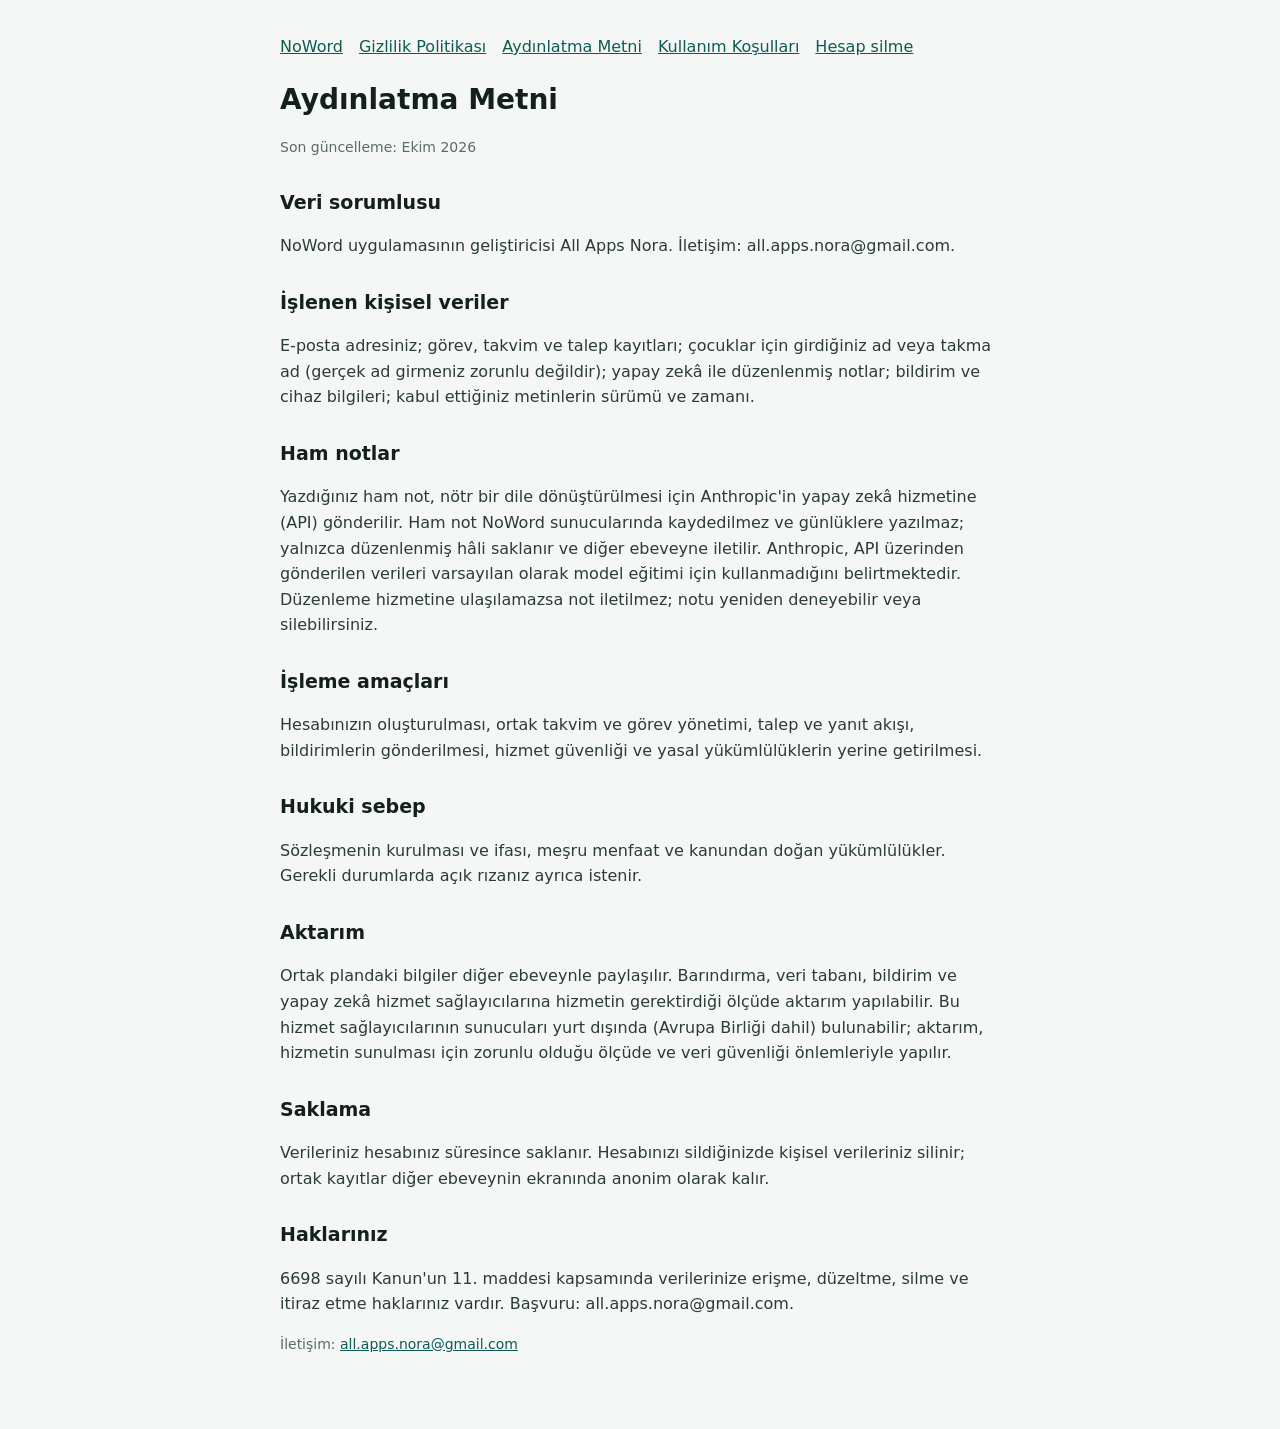
<file: aydinlatma.html>
<!doctype html><html lang="tr"><head><meta charset="utf-8"><meta name="viewport" content="width=device-width,initial-scale=1"><title>Aydınlatma Metni · NoWord</title><link rel="stylesheet" href="style.css"></head><body><main><nav><a href="index.html">NoWord</a><a href="privacy.html">Gizlilik Politikası</a><a href="aydinlatma.html">Aydınlatma Metni</a><a href="terms.html">Kullanım Koşulları</a><a href="delete-account.html">Hesap silme</a></nav><h1>Aydınlatma Metni</h1><p class="muted">Son güncelleme: Ekim 2026</p><h2>Veri sorumlusu</h2><p>NoWord uygulamasının geliştiricisi All Apps Nora. İletişim: all.apps.nora@gmail.com.</p><h2>İşlenen kişisel veriler</h2><p>E-posta adresiniz; görev, takvim ve talep kayıtları; çocuklar için girdiğiniz ad veya takma ad (gerçek ad girmeniz zorunlu değildir); yapay zekâ ile düzenlenmiş notlar; bildirim ve cihaz bilgileri; kabul ettiğiniz metinlerin sürümü ve zamanı.</p><h2>Ham notlar</h2><p>Yazdığınız ham not, nötr bir dile dönüştürülmesi için Anthropic&#x27;in yapay zekâ hizmetine (API) gönderilir. Ham not NoWord sunucularında kaydedilmez ve günlüklere yazılmaz; yalnızca düzenlenmiş hâli saklanır ve diğer ebeveyne iletilir. Anthropic, API üzerinden gönderilen verileri varsayılan olarak model eğitimi için kullanmadığını belirtmektedir. Düzenleme hizmetine ulaşılamazsa not iletilmez; notu yeniden deneyebilir veya silebilirsiniz.</p><h2>İşleme amaçları</h2><p>Hesabınızın oluşturulması, ortak takvim ve görev yönetimi, talep ve yanıt akışı, bildirimlerin gönderilmesi, hizmet güvenliği ve yasal yükümlülüklerin yerine getirilmesi.</p><h2>Hukuki sebep</h2><p>Sözleşmenin kurulması ve ifası, meşru menfaat ve kanundan doğan yükümlülükler. Gerekli durumlarda açık rızanız ayrıca istenir.</p><h2>Aktarım</h2><p>Ortak plandaki bilgiler diğer ebeveynle paylaşılır. Barındırma, veri tabanı, bildirim ve yapay zekâ hizmet sağlayıcılarına hizmetin gerektirdiği ölçüde aktarım yapılabilir. Bu hizmet sağlayıcılarının sunucuları yurt dışında (Avrupa Birliği dahil) bulunabilir; aktarım, hizmetin sunulması için zorunlu olduğu ölçüde ve veri güvenliği önlemleriyle yapılır.</p><h2>Saklama</h2><p>Verileriniz hesabınız süresince saklanır. Hesabınızı sildiğinizde kişisel verileriniz silinir; ortak kayıtlar diğer ebeveynin ekranında anonim olarak kalır.</p><h2>Haklarınız</h2><p>6698 sayılı Kanun&#x27;un 11. maddesi kapsamında verilerinize erişme, düzeltme, silme ve itiraz etme haklarınız vardır. Başvuru: all.apps.nora@gmail.com.</p><p class="muted">İletişim: <a href="mailto:all.apps.nora@gmail.com">all.apps.nora@gmail.com</a></p></main></body></html>
</file>
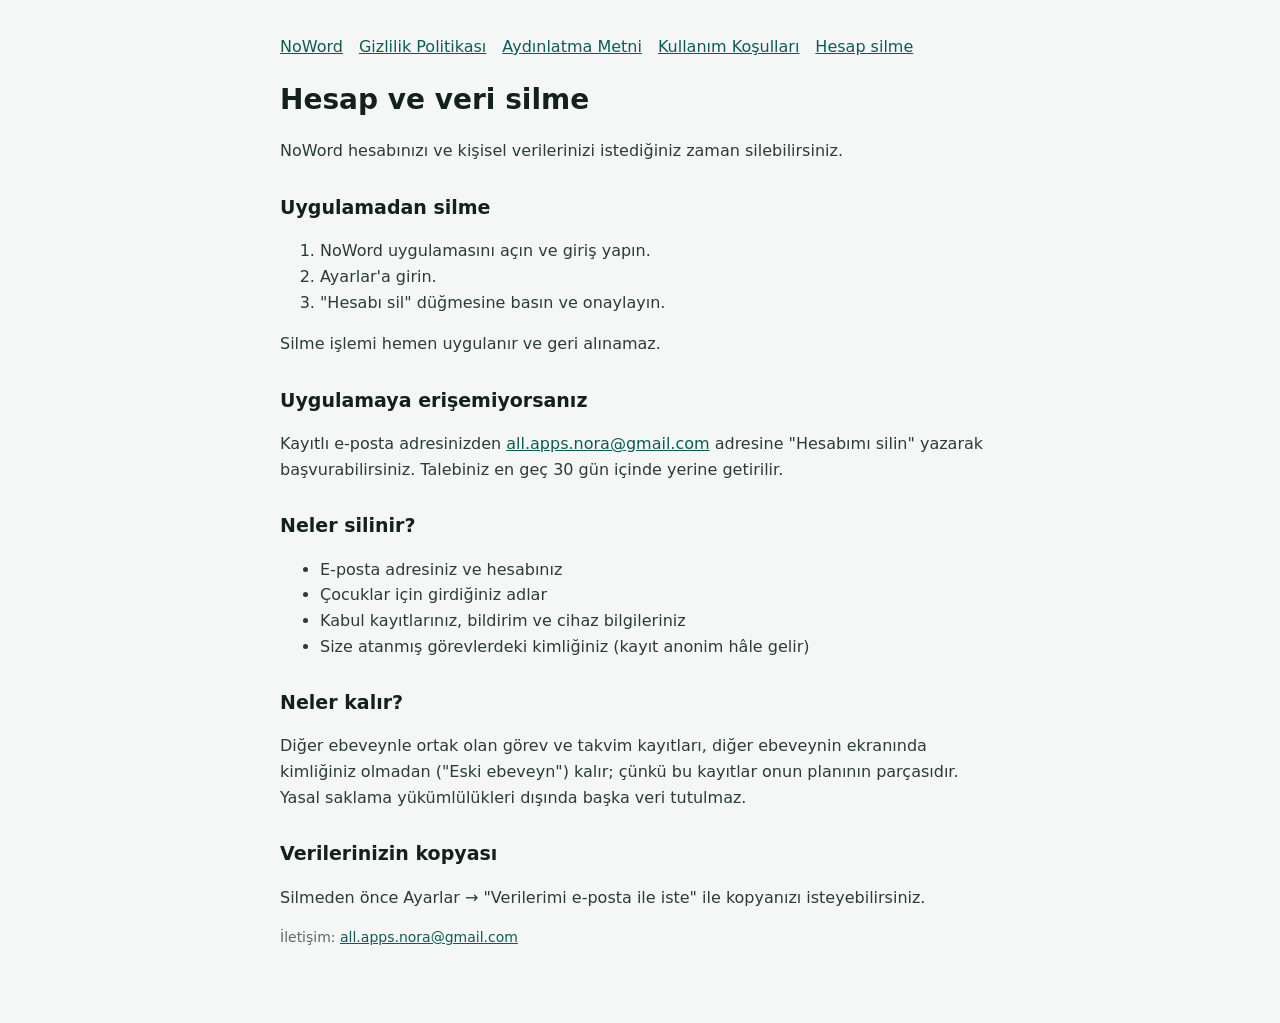
<file: delete-account.html>
<!doctype html><html lang="tr"><head><meta charset="utf-8"><meta name="viewport" content="width=device-width,initial-scale=1"><title>Hesap ve veri silme · NoWord</title><link rel="stylesheet" href="style.css"></head><body><main><nav><a href="index.html">NoWord</a><a href="privacy.html">Gizlilik Politikası</a><a href="aydinlatma.html">Aydınlatma Metni</a><a href="terms.html">Kullanım Koşulları</a><a href="delete-account.html">Hesap silme</a></nav><h1>Hesap ve veri silme</h1><p>NoWord hesabınızı ve kişisel verilerinizi istediğiniz zaman silebilirsiniz.</p>
<h2>Uygulamadan silme</h2><ol><li>NoWord uygulamasını açın ve giriş yapın.</li><li>Ayarlar'a girin.</li><li>"Hesabı sil" düğmesine basın ve onaylayın.</li></ol>
<p>Silme işlemi hemen uygulanır ve geri alınamaz.</p>
<h2>Uygulamaya erişemiyorsanız</h2><p>Kayıtlı e-posta adresinizden <a href="mailto:all.apps.nora@gmail.com?subject=NoWord%20hesap%20silme">all.apps.nora@gmail.com</a> adresine "Hesabımı silin" yazarak başvurabilirsiniz. Talebiniz en geç 30 gün içinde yerine getirilir.</p>
<h2>Neler silinir?</h2><ul><li>E-posta adresiniz ve hesabınız</li><li>Çocuklar için girdiğiniz adlar</li><li>Kabul kayıtlarınız, bildirim ve cihaz bilgileriniz</li><li>Size atanmış görevlerdeki kimliğiniz (kayıt anonim hâle gelir)</li></ul>
<h2>Neler kalır?</h2><p>Diğer ebeveynle ortak olan görev ve takvim kayıtları, diğer ebeveynin ekranında kimliğiniz olmadan ("Eski ebeveyn") kalır; çünkü bu kayıtlar onun planının parçasıdır. Yasal saklama yükümlülükleri dışında başka veri tutulmaz.</p>
<h2>Verilerinizin kopyası</h2><p>Silmeden önce Ayarlar → "Verilerimi e-posta ile iste" ile kopyanızı isteyebilirsiniz.</p><p class="muted">İletişim: <a href="mailto:all.apps.nora@gmail.com">all.apps.nora@gmail.com</a></p></main></body></html>
</file>
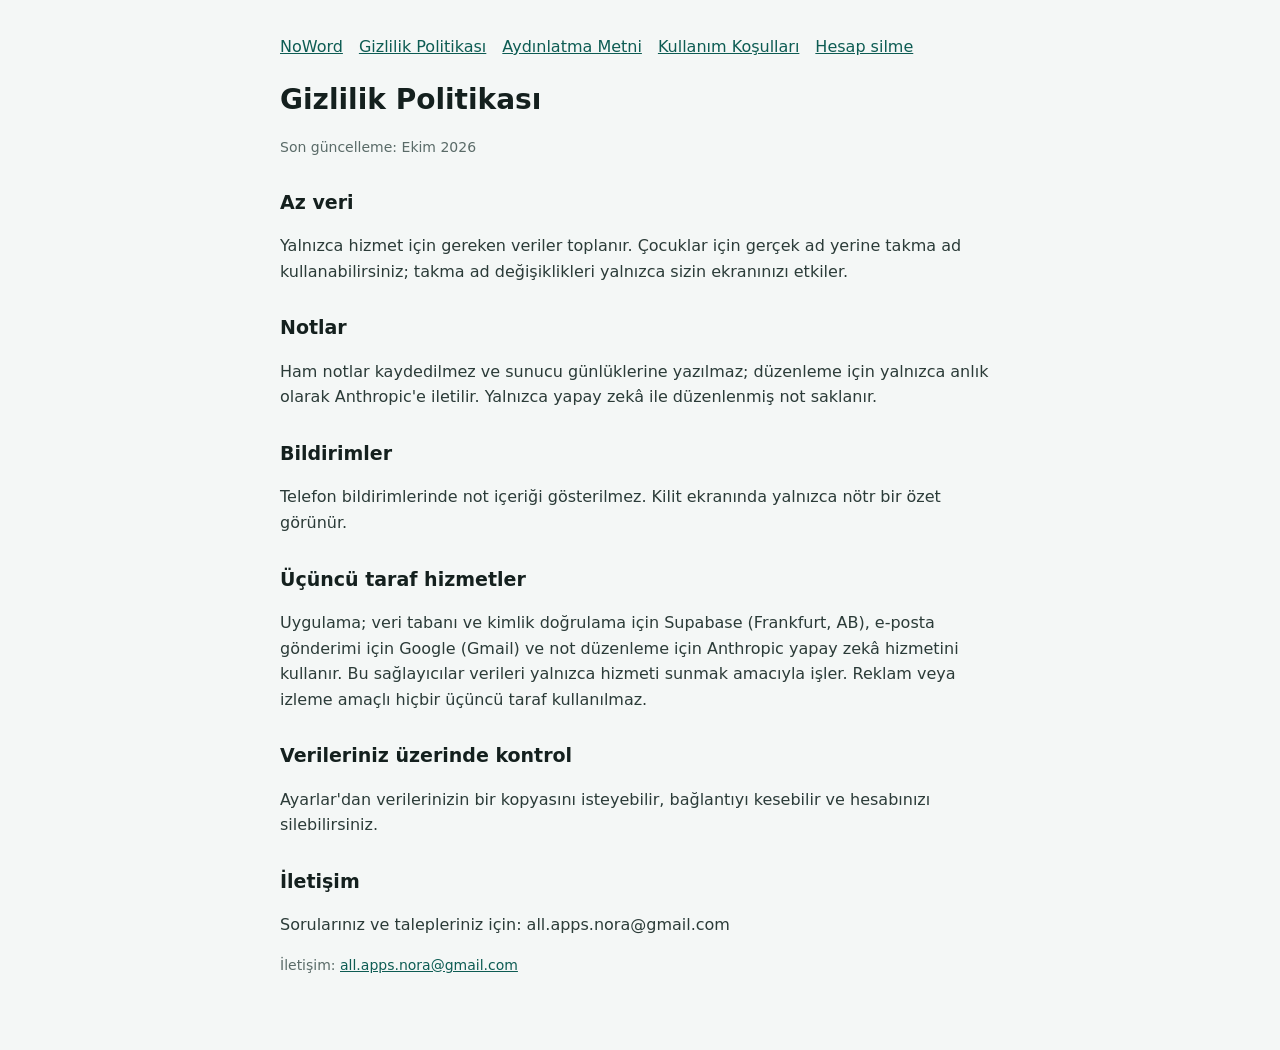
<file: privacy.html>
<!doctype html><html lang="tr"><head><meta charset="utf-8"><meta name="viewport" content="width=device-width,initial-scale=1"><title>Gizlilik Politikası · NoWord</title><link rel="stylesheet" href="style.css"></head><body><main><nav><a href="index.html">NoWord</a><a href="privacy.html">Gizlilik Politikası</a><a href="aydinlatma.html">Aydınlatma Metni</a><a href="terms.html">Kullanım Koşulları</a><a href="delete-account.html">Hesap silme</a></nav><h1>Gizlilik Politikası</h1><p class="muted">Son güncelleme: Ekim 2026</p><h2>Az veri</h2><p>Yalnızca hizmet için gereken veriler toplanır. Çocuklar için gerçek ad yerine takma ad kullanabilirsiniz; takma ad değişiklikleri yalnızca sizin ekranınızı etkiler.</p><h2>Notlar</h2><p>Ham notlar kaydedilmez ve sunucu günlüklerine yazılmaz; düzenleme için yalnızca anlık olarak Anthropic&#x27;e iletilir. Yalnızca yapay zekâ ile düzenlenmiş not saklanır.</p><h2>Bildirimler</h2><p>Telefon bildirimlerinde not içeriği gösterilmez. Kilit ekranında yalnızca nötr bir özet görünür.</p><h2>Üçüncü taraf hizmetler</h2><p>Uygulama; veri tabanı ve kimlik doğrulama için Supabase (Frankfurt, AB), e-posta gönderimi için Google (Gmail) ve not düzenleme için Anthropic yapay zekâ hizmetini kullanır. Bu sağlayıcılar verileri yalnızca hizmeti sunmak amacıyla işler. Reklam veya izleme amaçlı hiçbir üçüncü taraf kullanılmaz.</p><h2>Verileriniz üzerinde kontrol</h2><p>Ayarlar&#x27;dan verilerinizin bir kopyasını isteyebilir, bağlantıyı kesebilir ve hesabınızı silebilirsiniz.</p><h2>İletişim</h2><p>Sorularınız ve talepleriniz için: all.apps.nora@gmail.com</p><p class="muted">İletişim: <a href="mailto:all.apps.nora@gmail.com">all.apps.nora@gmail.com</a></p></main></body></html>
</file>
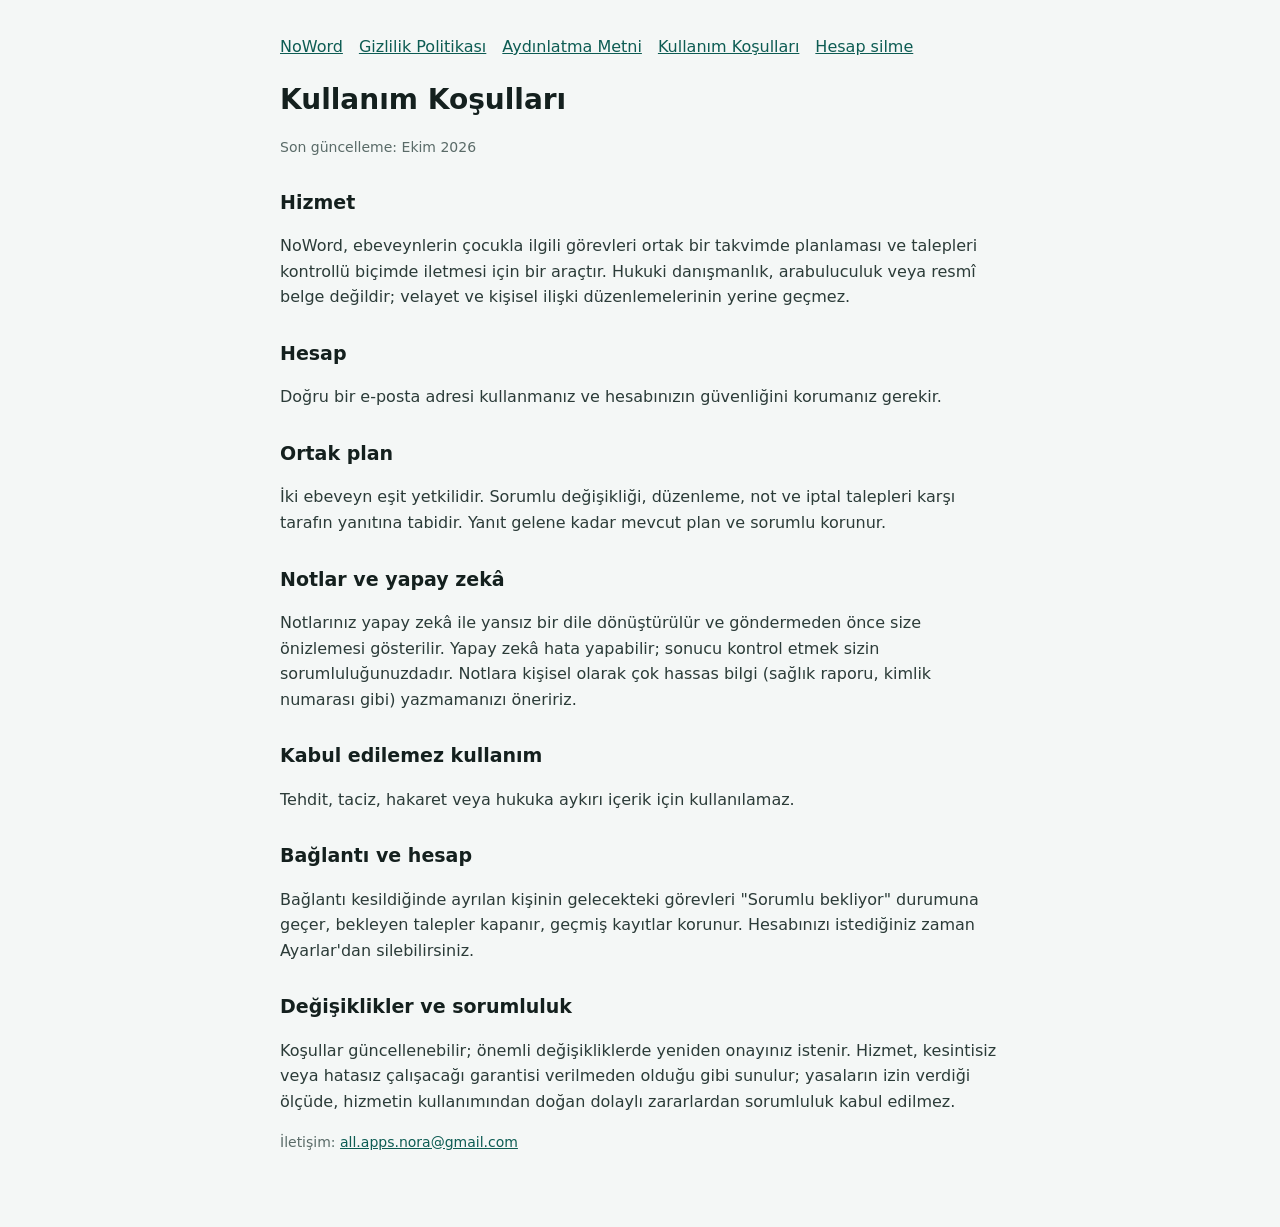
<file: terms.html>
<!doctype html><html lang="tr"><head><meta charset="utf-8"><meta name="viewport" content="width=device-width,initial-scale=1"><title>Kullanım Koşulları · NoWord</title><link rel="stylesheet" href="style.css"></head><body><main><nav><a href="index.html">NoWord</a><a href="privacy.html">Gizlilik Politikası</a><a href="aydinlatma.html">Aydınlatma Metni</a><a href="terms.html">Kullanım Koşulları</a><a href="delete-account.html">Hesap silme</a></nav><h1>Kullanım Koşulları</h1><p class="muted">Son güncelleme: Ekim 2026</p><h2>Hizmet</h2><p>NoWord, ebeveynlerin çocukla ilgili görevleri ortak bir takvimde planlaması ve talepleri kontrollü biçimde iletmesi için bir araçtır. Hukuki danışmanlık, arabuluculuk veya resmî belge değildir; velayet ve kişisel ilişki düzenlemelerinin yerine geçmez.</p><h2>Hesap</h2><p>Doğru bir e-posta adresi kullanmanız ve hesabınızın güvenliğini korumanız gerekir.</p><h2>Ortak plan</h2><p>İki ebeveyn eşit yetkilidir. Sorumlu değişikliği, düzenleme, not ve iptal talepleri karşı tarafın yanıtına tabidir. Yanıt gelene kadar mevcut plan ve sorumlu korunur.</p><h2>Notlar ve yapay zekâ</h2><p>Notlarınız yapay zekâ ile yansız bir dile dönüştürülür ve göndermeden önce size önizlemesi gösterilir. Yapay zekâ hata yapabilir; sonucu kontrol etmek sizin sorumluluğunuzdadır. Notlara kişisel olarak çok hassas bilgi (sağlık raporu, kimlik numarası gibi) yazmamanızı öneririz.</p><h2>Kabul edilemez kullanım</h2><p>Tehdit, taciz, hakaret veya hukuka aykırı içerik için kullanılamaz.</p><h2>Bağlantı ve hesap</h2><p>Bağlantı kesildiğinde ayrılan kişinin gelecekteki görevleri &quot;Sorumlu bekliyor&quot; durumuna geçer, bekleyen talepler kapanır, geçmiş kayıtlar korunur. Hesabınızı istediğiniz zaman Ayarlar&#x27;dan silebilirsiniz.</p><h2>Değişiklikler ve sorumluluk</h2><p>Koşullar güncellenebilir; önemli değişikliklerde yeniden onayınız istenir. Hizmet, kesintisiz veya hatasız çalışacağı garantisi verilmeden olduğu gibi sunulur; yasaların izin verdiği ölçüde, hizmetin kullanımından doğan dolaylı zararlardan sorumluluk kabul edilmez.</p><p class="muted">İletişim: <a href="mailto:all.apps.nora@gmail.com">all.apps.nora@gmail.com</a></p></main></body></html>
</file>
<file: style.css>
body{margin:0;background:#f4f7f6;color:#14201e;font:16px/1.6 system-ui,-apple-system,Segoe UI,Roboto,sans-serif}main{max-width:720px;margin:0 auto;padding:28px 20px 60px}h1{font-size:28px;margin:8px 0 4px}h2{font-size:19px;margin:28px 0 6px}p,li{color:#2b3b38}a{color:#0d5c53}.muted{color:#5a6b68;font-size:14px}nav{display:flex;gap:16px;flex-wrap:wrap;margin:6px 0 18px}@media(prefers-color-scheme:dark){body{background:#0e1a18;color:#e6efed}p,li{color:#c9d8d5}a{color:#6fd1c3}.muted{color:#93a5a2}}
</file>
